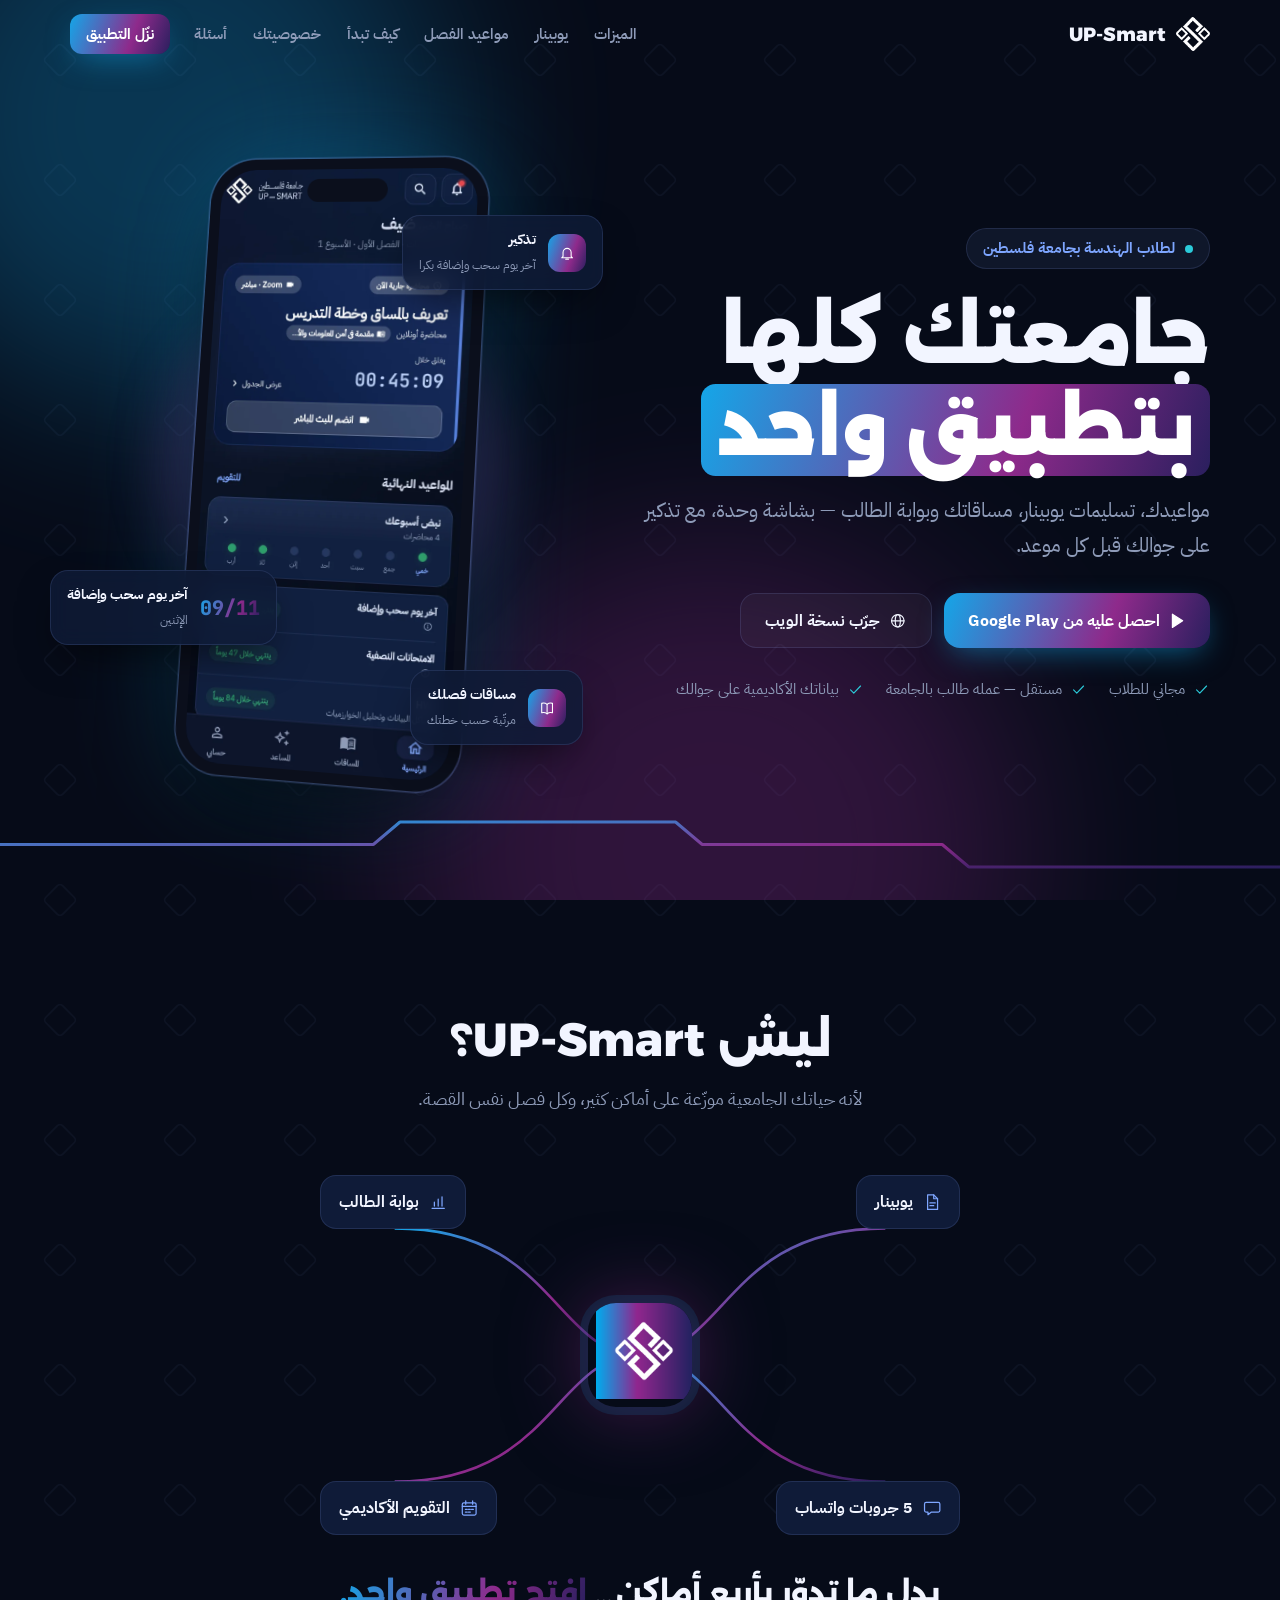
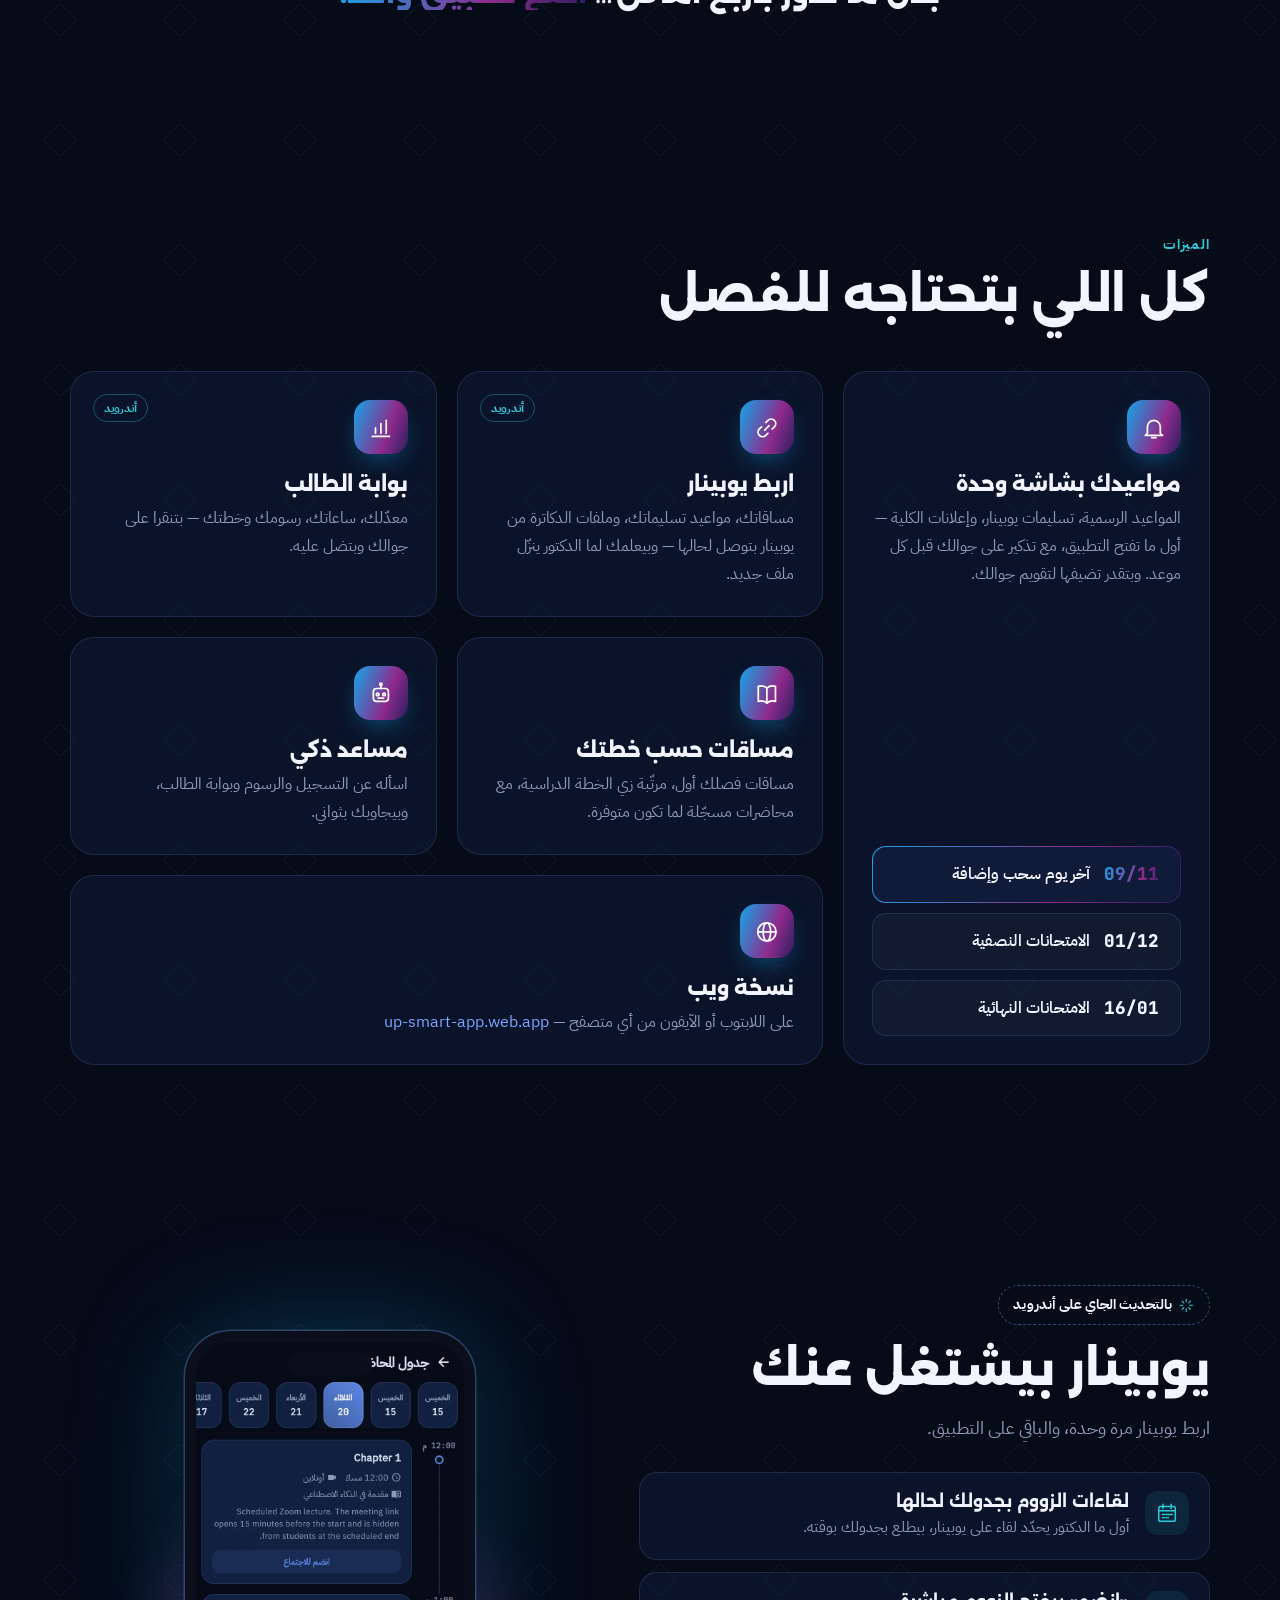
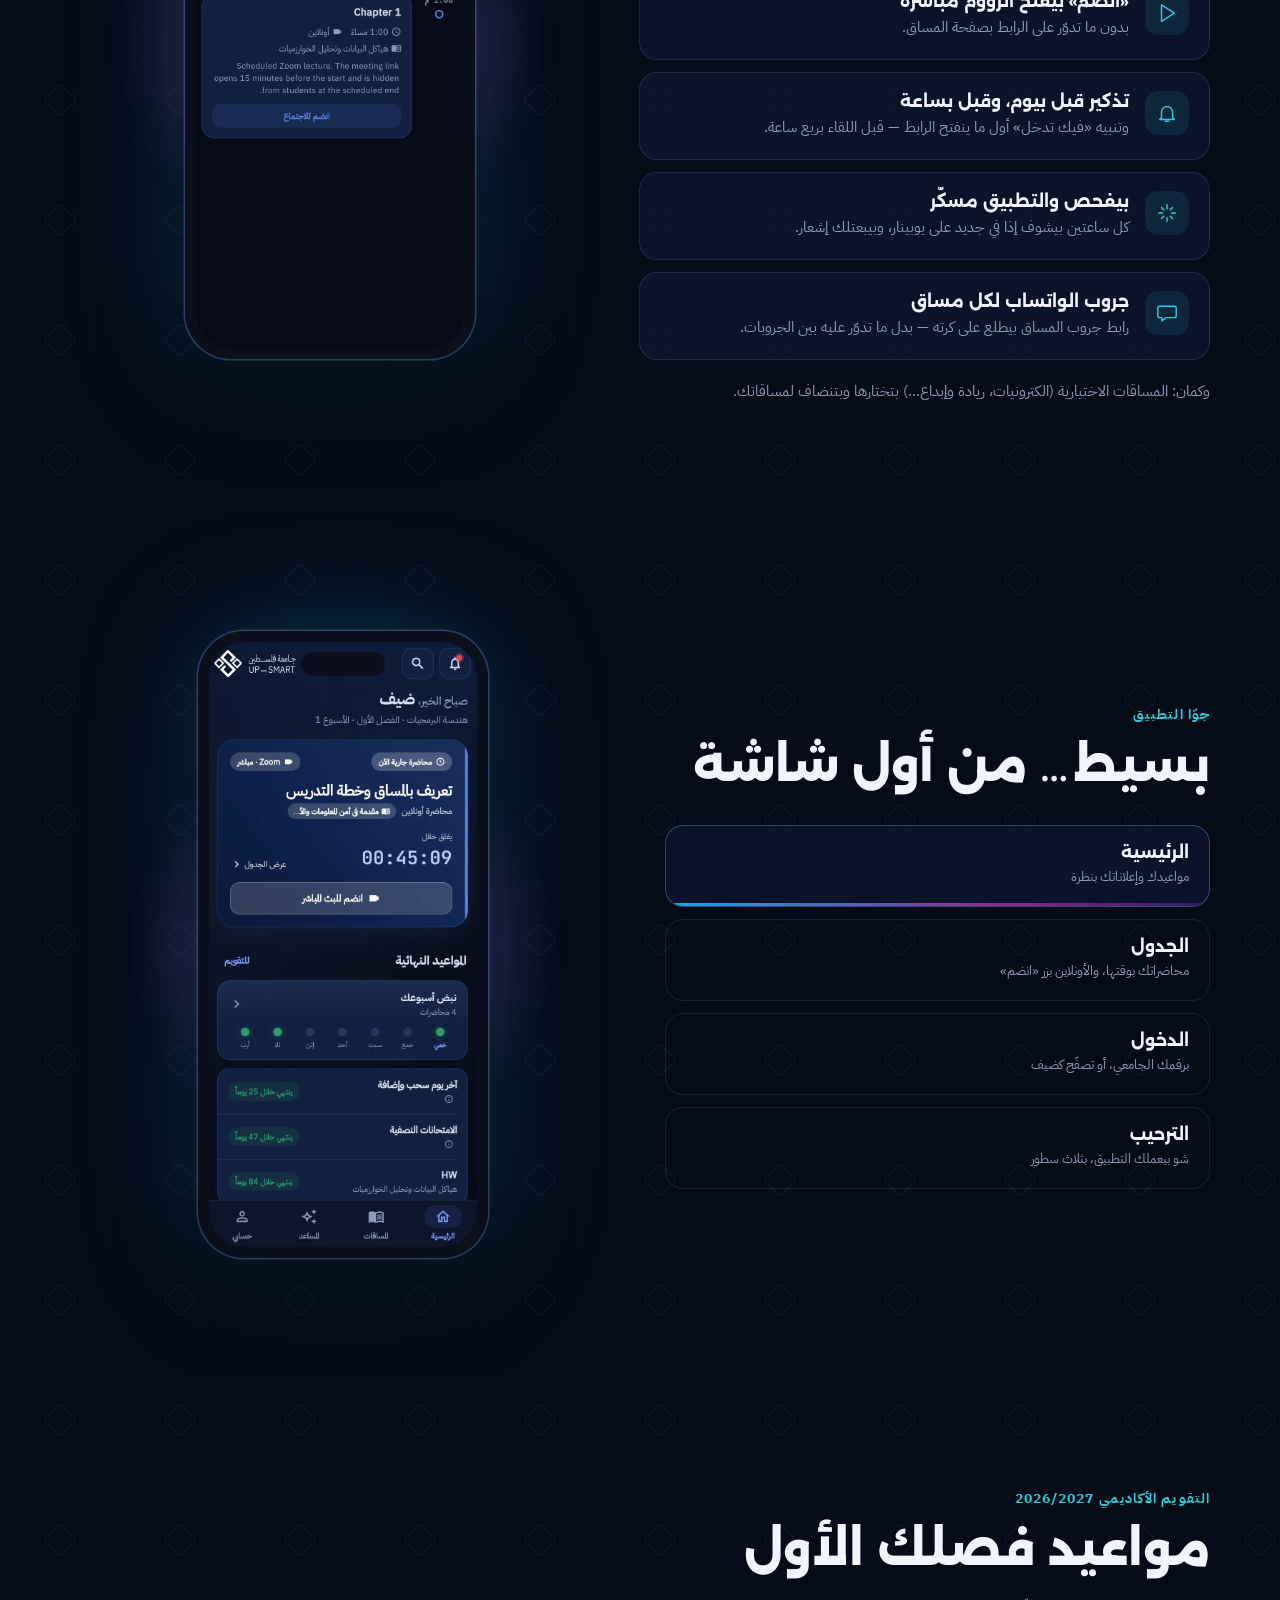
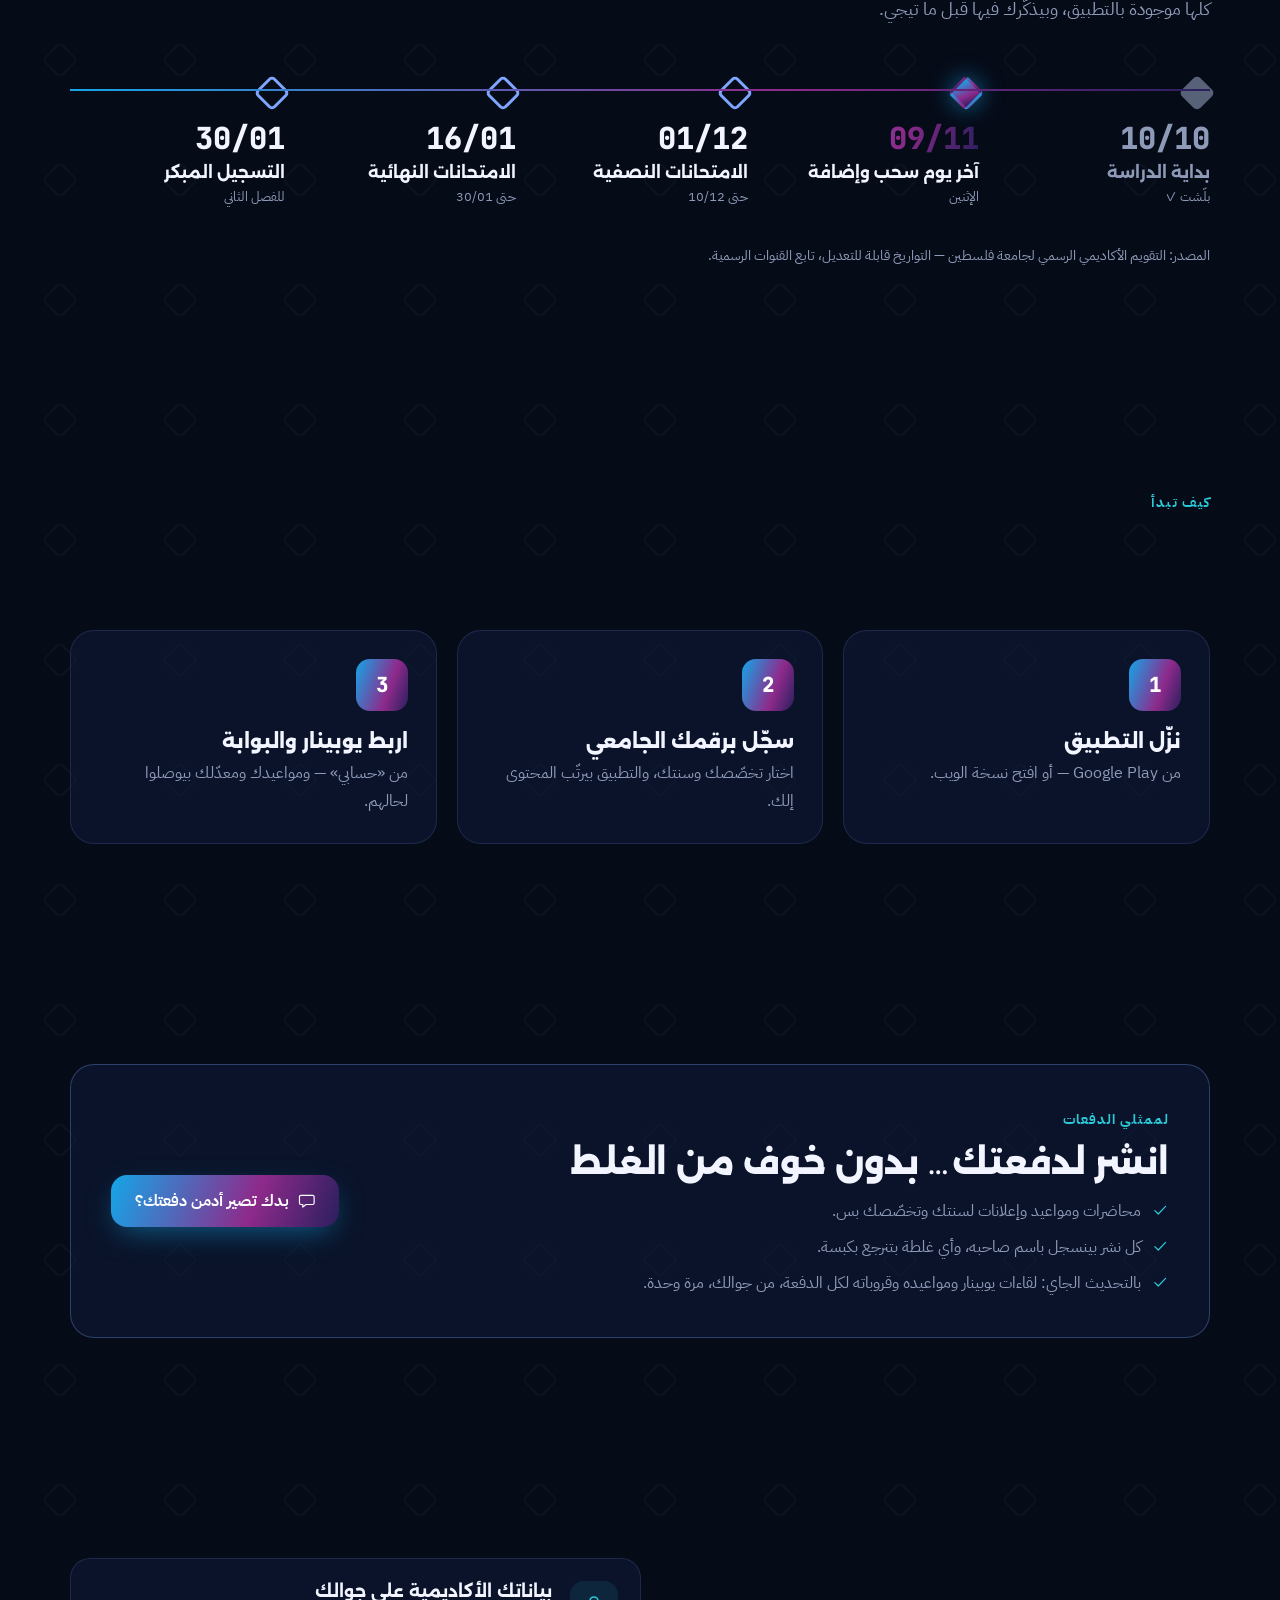
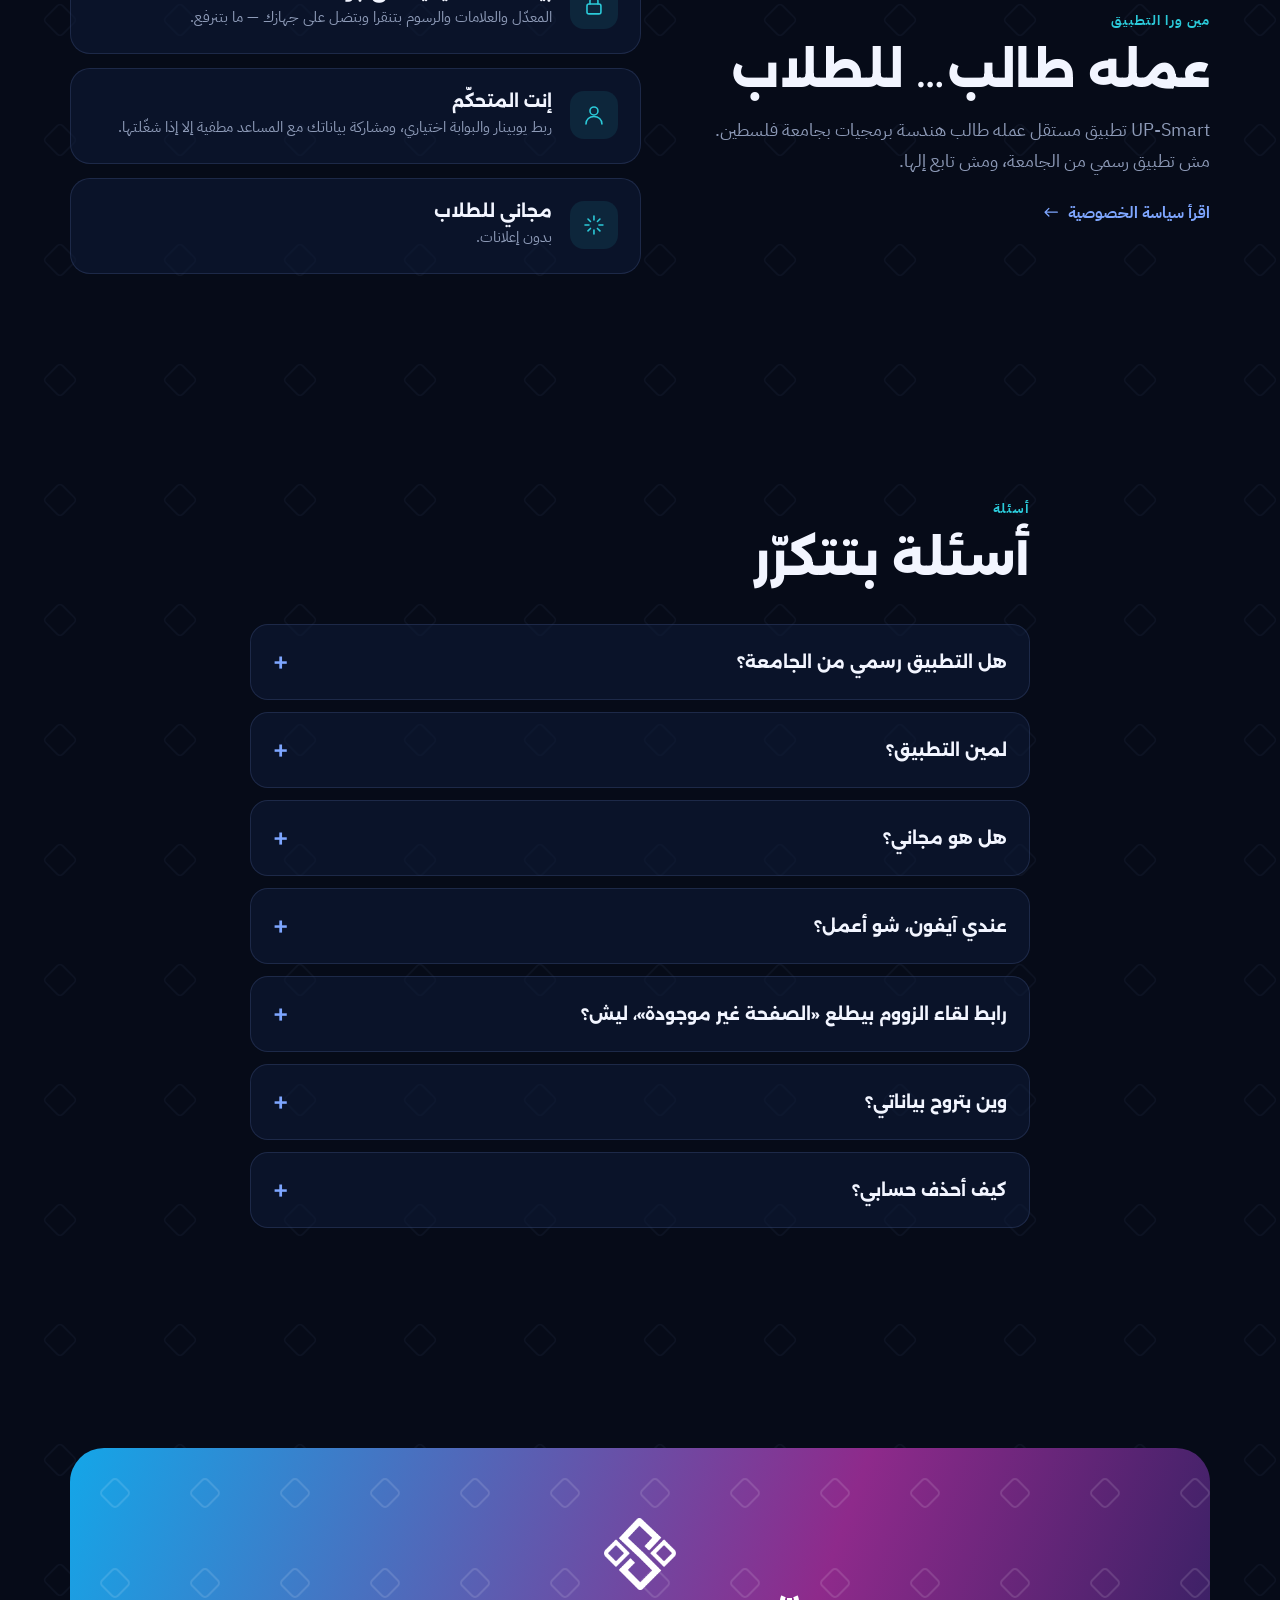
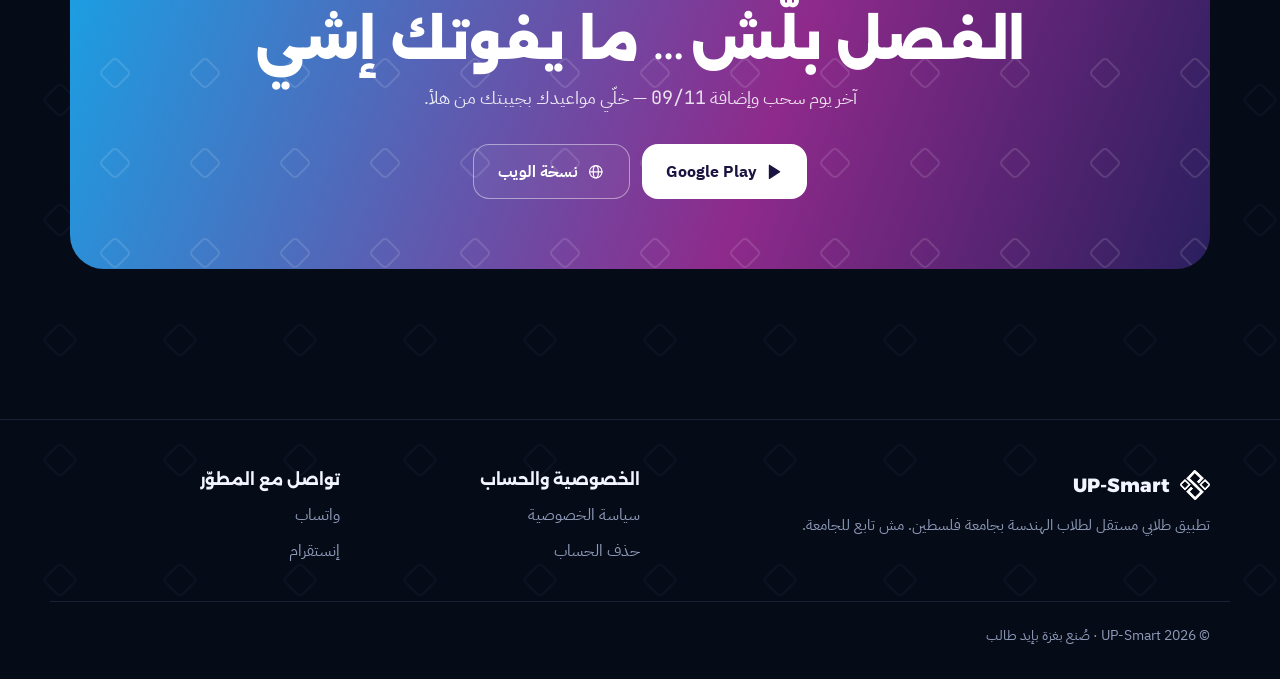
<file: index.html>
<!DOCTYPE html>
<html lang="ar" dir="rtl">
<head>
    <meta charset="UTF-8">
    <meta name="viewport" content="width=device-width, initial-scale=1.0">
    <!-- Kept under ~160 chars so Google shows it whole. Every claim here must be
         true on the Google Play build — see .claude/skills/up-smart-social/references/voice-and-claims.md -->
    <meta name="description" content="UP-Smart تطبيق طلابي مستقل لطلاب الهندسة بجامعة فلسطين: مواعيدك وتسليمات يوبينار ومساقاتك وبوابة الطالب بمكان واحد، مع تذكير قبل كل موعد. مجاني.">
    <meta name="keywords" content="UP-Smart, جامعة فلسطين, تطبيق جامعة فلسطين, يوبينار, بوابة الطالب, هندسة البرمجيات, الذكاء الاصطناعي, التقويم الأكاديمي, مواعيد, معدل تراكمي">
    <meta name="author" content="محمد النويري">
    <title>UP-Smart — جامعتك كلها بتطبيق واحد | لطلاب جامعة فلسطين</title>
    <link rel="canonical" href="https://mohammedalnwerie.github.io/up-smart-website/">
    <link rel="icon" type="image/png" href="assets/images/app_icon.png">

    <meta property="og:type" content="website">
    <meta property="og:site_name" content="UP-Smart">
    <meta property="og:locale" content="ar_AR">
    <meta property="og:url" content="https://mohammedalnwerie.github.io/up-smart-website/">
    <meta property="og:title" content="UP-Smart — جامعتك كلها بتطبيق واحد">
    <meta property="og:description" content="مواعيدك وتسليمات يوبينار ومساقاتك وبوابة الطالب بمكان واحد، مع تذكير قبل كل موعد. لطلاب الهندسة بجامعة فلسطين.">
    <meta property="og:image" content="https://mohammedalnwerie.github.io/up-smart-website/assets/images/og-cover.png">
    <meta property="og:image:width" content="1200">
    <meta property="og:image:height" content="630">
    <meta property="og:image:alt" content="UP-Smart — تطبيق طلاب جامعة فلسطين">
    <meta name="twitter:card" content="summary_large_image">
    <meta name="twitter:title" content="UP-Smart — جامعتك كلها بتطبيق واحد">
    <meta name="twitter:description" content="مواعيدك ومساقاتك ويوبينار وبوابة الطالب بمكان واحد. مجاني لطلاب جامعة فلسطين.">
    <meta name="twitter:image" content="https://mohammedalnwerie.github.io/up-smart-website/assets/images/og-cover.png">
    <meta name="theme-color" content="#060B18">
    <!-- No aggregateRating on purpose: no real ratings to cite. -->
    <script type="application/ld+json">
    {
      "@context": "https://schema.org",
      "@type": "SoftwareApplication",
      "name": "UP-Smart",
      "alternateName": "تطبيق UP-Smart",
      "applicationCategory": "EducationalApplication",
      "operatingSystem": "Android, Web",
      "inLanguage": "ar",
      "isAccessibleForFree": true,
      "description": "تطبيق طلابي مستقل لطلاب كلية الهندسة بجامعة فلسطين: المواعيد وتسليمات يوبينار والمساقات وبوابة الطالب بمكان واحد، مع تذكير قبل كل موعد.",
      "url": "https://mohammedalnwerie.github.io/up-smart-website/",
      "installUrl": "https://play.google.com/store/apps/details?id=ps.edu.up.smart",
      "image": "https://mohammedalnwerie.github.io/up-smart-website/assets/images/og-cover.png",
      "screenshot": "https://mohammedalnwerie.github.io/up-smart-website/assets/images/screens/home.webp",
      "offers": { "@type": "Offer", "price": "0", "priceCurrency": "ILS" },
      "author": { "@type": "Person", "name": "محمد النويري" },
      "audience": { "@type": "EducationalAudience", "educationalRole": "student" }
    }
    </script>

    <link rel="preconnect" href="https://fonts.googleapis.com">
    <link rel="preconnect" href="https://fonts.gstatic.com" crossorigin>
    <link href="https://fonts.googleapis.com/css2?family=Alexandria:wght@500;700;800;900&family=IBM+Plex+Sans+Arabic:wght@400;500;600;700&family=JetBrains+Mono:wght@500;700;800&display=swap" rel="stylesheet">
    <link rel="stylesheet" href="site.css">
</head>
<body>
<!-- SVG icon sprite (48-grid, stroke = currentColor) — same set as the app's social kit -->
<svg width="0" height="0" style="position:absolute" aria-hidden="true">
  <defs>
    <linearGradient id="g" x1="0" y1="0" x2="1" y2="1"><stop offset="0" stop-color="#14A6E8"/><stop offset=".6" stop-color="#8E2A8B"/><stop offset="1" stop-color="#2A1F5E"/></linearGradient>
  </defs>
  <symbol id="i-bell" viewBox="0 0 48 48"><path d="M12 34V22a12 12 0 0124 0v12l4 4H8z"/><path d="M20 42h8"/></symbol>
  <symbol id="i-book" viewBox="0 0 48 48"><path d="M8 10c6-2 11-1 16 3 5-4 10-5 16-3v28c-6-2-11-1-16 3-5-4-10-5-16-3z"/><path d="M24 13v28"/></symbol>
  <symbol id="i-chart" viewBox="0 0 48 48"><path d="M8 40h32M14 34V24M24 34V16M34 34V10"/></symbol>
  <symbol id="i-robot" viewBox="0 0 48 48"><rect x="10" y="14" width="28" height="24" rx="6"/><path d="M24 14V8M19 32h10"/><circle cx="24" cy="6" r="2"/><circle cx="18" cy="25" r="2.5"/><circle cx="30" cy="25" r="2.5"/></symbol>
  <symbol id="i-link" viewBox="0 0 48 48"><path d="M20 28l8-8"/><path d="M22 14l4-4a8 8 0 0112 12l-4 4M26 34l-4 4a8 8 0 01-12-12l4-4"/></symbol>
  <symbol id="i-globe" viewBox="0 0 48 48"><circle cx="24" cy="24" r="17"/><ellipse cx="24" cy="24" rx="7" ry="17"/><path d="M7 24h34"/></symbol>
  <symbol id="i-file" viewBox="0 0 48 48"><path d="M12 5h16l10 10v28H12z"/><path d="M28 5v10h10M18 26h14M18 33h10"/></symbol>
  <symbol id="i-grade" viewBox="0 0 48 48"><path d="M24 6l5 11 12 1-9 8 3 12-11-6-11 6 3-12-9-8 12-1z"/></symbol>
  <symbol id="i-cal" viewBox="0 0 48 48"><rect x="6" y="10" width="36" height="32" rx="4"/><path d="M6 19h36M15 5v9M33 5v9"/><path d="M14 27h5M22 27h5M30 27h5M14 34h5M22 34h5"/></symbol>
  <symbol id="i-lock" viewBox="0 0 48 48"><rect x="10" y="22" width="28" height="20" rx="4"/><path d="M16 22v-6a8 8 0 0116 0v6"/></symbol>
  <symbol id="i-user" viewBox="0 0 48 48"><circle cx="24" cy="16" r="8"/><path d="M8 42c0-9 7-15 16-15s16 6 16 15"/></symbol>
  <symbol id="i-spark" viewBox="0 0 48 48"><path d="M24 6v8M24 34v8M6 24h8M34 24h8M12 12l5 5M31 31l5 5M36 12l-5 5M17 31l-5 5"/></symbol>
  <symbol id="i-download" viewBox="0 0 48 48"><path d="M24 6v24M14 21l10 10 10-10M8 40h32"/></symbol>
  <symbol id="i-check" viewBox="0 0 48 48"><path d="M10 25l9 9 19-20"/></symbol>
  <symbol id="i-chat" viewBox="0 0 48 48"><path d="M8 9h32a4 4 0 014 4v17a4 4 0 01-4 4H22l-9 7v-7H8a4 4 0 01-4-4V13a4 4 0 014-4z"/></symbol>
  <symbol id="i-menu" viewBox="0 0 48 48"><path d="M8 14h32M8 24h32M8 34h32"/></symbol>
  <symbol id="i-arrow" viewBox="0 0 48 48"><path d="M40 24H8M18 14L8 24l10 10"/></symbol>
  <symbol id="i-play" viewBox="0 0 48 48"><path d="M12 6l28 18-28 18z"/></symbol>
</svg>

<header class="nav" id="nav">
  <div class="wrap nav-in">
    <a href="#top" class="brand" aria-label="UP-Smart">
      <img src="assets/images/logo_white.png" alt="" width="34" height="34">
      <span>UP-Smart</span>
    </a>
    <nav class="links" id="links">
      <a href="#features">الميزات</a>
      <a href="#upinar">يوبينار</a>
      <a href="#calendar">مواعيد الفصل</a>
      <a href="#start">كيف تبدأ</a>
      <a href="#trust">خصوصيتك</a>
      <a href="#faq">أسئلة</a>
    </nav>
    <a class="btn btn-sm btn-grad nav-cta" href="https://play.google.com/store/apps/details?id=ps.edu.up.smart&amp;referrer=utm_source%3Dwebsite%26utm_medium%3Dnav" target="_blank" rel="noopener">نزّل التطبيق</a>
    <button class="menu-btn" id="menuBtn" aria-label="القائمة" aria-expanded="false"><svg class="ic"><use href="#i-menu"/></svg></button>
  </div>
</header>

<main id="top">
  <!-- ───────── HERO ───────── -->
  <section class="hero">
    <div class="aurora a1"></div><div class="aurora a2"></div>
    <div class="wrap hero-in">
      <div class="hero-copy">
        <span class="pill reveal"><i class="dot"></i> لطلاب الهندسة بجامعة فلسطين</span>
        <h1 class="reveal" data-d="1">جامعتك كلها<br><span class="mk">بتطبيق واحد</span></h1>
        <p class="lead reveal" data-d="2">مواعيدك، تسليمات يوبينار، مساقاتك وبوابة الطالب — بشاشة وحدة، مع تذكير على جوالك قبل كل موعد.</p>
        <div class="ctas reveal" data-d="3">
          <a class="btn btn-grad" href="https://play.google.com/store/apps/details?id=ps.edu.up.smart&amp;referrer=utm_source%3Dwebsite%26utm_medium%3Dhero" target="_blank" rel="noopener">
            <svg class="ic"><use href="#i-play"/></svg> احصل عليه من Google Play
          </a>
          <a class="btn btn-ghost" href="https://up-smart-app.web.app" target="_blank" rel="noopener">
            <svg class="ic"><use href="#i-globe"/></svg> جرّب نسخة الويب
          </a>
        </div>
        <ul class="chips reveal" data-d="4">
          <li><svg class="ic"><use href="#i-check"/></svg> مجاني للطلاب</li>
          <li><svg class="ic"><use href="#i-check"/></svg> مستقل — عمله طالب بالجامعة</li>
          <li><svg class="ic"><use href="#i-check"/></svg> بياناتك الأكاديمية على جوالك</li>
        </ul>
      </div>

      <div class="hero-visual" id="heroVisual">
        <div class="glow"></div>
        <div class="phone tilt" id="heroPhone">
          <div class="screen"><img src="assets/images/screens/home.webp" alt="الشاشة الرئيسية لتطبيق UP-Smart" width="390" height="844"></div>
          <i class="notch"></i>
        </div>
        <div class="float f1" data-depth="30">
          <span class="f-ic"><svg class="ic"><use href="#i-bell"/></svg></span>
          <div><b>تذكير</b><small>آخر يوم سحب وإضافة بكرا</small></div>
        </div>
        <div class="float f2" data-depth="-24">
          <span class="f-date">09/11</span>
          <div><b>آخر يوم سحب وإضافة</b><small>الإثنين</small></div>
        </div>
        <div class="float f3" data-depth="18">
          <span class="f-ic"><svg class="ic"><use href="#i-book"/></svg></span>
          <div><b>مساقات فصلك</b><small>مرتّبة حسب خطتك</small></div>
        </div>
      </div>
    </div>
    <svg class="signal" viewBox="0 0 1440 120" preserveAspectRatio="none" aria-hidden="true">
      <path id="sigPath" d="M-10 70 H420 L450 40 H760 L790 70 H1060 L1090 100 H1460" fill="none" stroke="url(#g)" stroke-width="4" stroke-linejoin="round"/>
    </svg>
  </section>

  <!-- ───────── PROBLEM → ONE PLACE ───────── -->
  <section class="sec problem" id="problem">
    <div class="wrap">
      <h2 class="h2 reveal">ليش UP-Smart؟</h2>
      <p class="sub reveal" data-d="1">لأنه حياتك الجامعية موزّعة على أماكن كثير، وكل فصل نفس القصة.</p>
      <div class="converge" id="converge">
        <div class="src s1"><svg class="ic"><use href="#i-file"/></svg>يوبينار</div>
        <div class="src s2"><svg class="ic"><use href="#i-chart"/></svg>بوابة الطالب</div>
        <div class="src s3"><svg class="ic"><use href="#i-chat"/></svg>5 جروبات واتساب</div>
        <div class="src s4"><svg class="ic"><use href="#i-cal"/></svg>التقويم الأكاديمي</div>
        <svg class="lines" viewBox="0 0 600 360" preserveAspectRatio="none" aria-hidden="true">
          <path d="M70 60 C 220 60, 220 180, 300 180"/><path d="M530 60 C 380 60, 380 180, 300 180"/>
          <path d="M70 300 C 220 300, 220 180, 300 180"/><path d="M530 300 C 380 300, 380 180, 300 180"/>
        </svg>
        <div class="hub"><img src="assets/images/app_icon.png" alt="UP-Smart" width="96" height="96"></div>
      </div>
      <p class="punch reveal">بدل ما تدوّر بأربع أماكن… <span class="grad-text">افتح تطبيق واحد.</span></p>
    </div>
  </section>

  <!-- ───────── FEATURES ───────── -->
  <section class="sec" id="features">
    <div class="wrap">
      <span class="eyebrow reveal">الميزات</span>
      <h2 class="h2 reveal" data-d="1">كل اللي بتحتاجه للفصل</h2>
      <div class="grid feats">
        <article class="card feat big reveal">
          <span class="f-icon"><svg class="ic"><use href="#i-bell"/></svg></span>
          <h3>مواعيدك بشاشة وحدة</h3>
          <p>المواعيد الرسمية، تسليمات يوبينار، وإعلانات الكلية — أول ما تفتح التطبيق، مع تذكير على جوالك قبل كل موعد. وبتقدر تضيفها لتقويم جوالك.</p>
          <div class="mini-list">
            <div class="hot"><span class="mono">09/11</span> آخر يوم سحب وإضافة</div>
            <div><span class="mono">01/12</span> الامتحانات النصفية</div>
            <div><span class="mono">16/01</span> الامتحانات النهائية</div>
          </div>
        </article>
        <article class="card feat reveal" data-d="1">
          <span class="f-icon"><svg class="ic"><use href="#i-link"/></svg></span>
          <h3>اربط يوبينار</h3>
          <p>مساقاتك، مواعيد تسليماتك، وملفات الدكاترة من يوبينار بتوصل لحالها — وبيعلمك لما الدكتور ينزّل ملف جديد.</p>
          <span class="tag">أندرويد</span>
        </article>
        <article class="card feat reveal" data-d="2">
          <span class="f-icon"><svg class="ic"><use href="#i-chart"/></svg></span>
          <h3>بوابة الطالب</h3>
          <p>معدّلك، ساعاتك، رسومك وخطتك — بتنقرا على جوالك وبتضل عليه.</p>
          <span class="tag">أندرويد</span>
        </article>
        <article class="card feat reveal" data-d="1">
          <span class="f-icon"><svg class="ic"><use href="#i-book"/></svg></span>
          <h3>مساقات حسب خطتك</h3>
          <p>مساقات فصلك أول، مرتّبة زي الخطة الدراسية، مع محاضرات مسجّلة لما تكون متوفرة.</p>
        </article>
        <article class="card feat reveal" data-d="2">
          <span class="f-icon"><svg class="ic"><use href="#i-robot"/></svg></span>
          <h3>مساعد ذكي</h3>
          <p>اسأله عن التسجيل والرسوم وبوابة الطالب، وبيجاوبك بثواني.</p>
        </article>
        <article class="card feat wide reveal" data-d="3">
          <span class="f-icon"><svg class="ic"><use href="#i-globe"/></svg></span>
          <h3>نسخة ويب</h3>
          <p>على اللابتوب أو الآيفون من أي متصفح — <a class="url" dir="ltr" href="https://up-smart-app.web.app" target="_blank" rel="noopener">up-smart-app.web.app</a></p>
        </article>
      </div>
    </div>
  </section>

  <!-- ───────── UPINAR AUTOMATION (Android, next Play update) ─────────
       Everything here ships in the next Play release, NOT the one live now.
       When it's live: drop the «بالتحديث الجاي» badge and move the items up. -->
  <section class="sec upinar" id="upinar">
    <div class="wrap up-in">
      <div class="up-copy">
        <span class="soon-badge reveal"><svg class="ic"><use href="#i-spark"/></svg> بالتحديث الجاي على أندرويد</span>
        <h2 class="h2 reveal" data-d="1">يوبينار بيشتغل عنك</h2>
        <p class="sub reveal" data-d="2">اربط يوبينار مرة وحدة، والباقي على التطبيق.</p>
        <ul class="up-list">
          <li class="reveal"><span><svg class="ic"><use href="#i-cal"/></svg></span><div><b>لقاءات الزووم بجدولك لحالها</b><small>أول ما الدكتور يحدّد لقاء على يوبينار، بيطلع بجدولك بوقته.</small></div></li>
          <li class="reveal" data-d="1"><span><svg class="ic"><use href="#i-play"/></svg></span><div><b>«انضم» بيفتح الزووم مباشرة</b><small>بدون ما تدوّر على الرابط بصفحة المساق.</small></div></li>
          <li class="reveal" data-d="2"><span><svg class="ic"><use href="#i-bell"/></svg></span><div><b>تذكير قبل بيوم، وقبل بساعة</b><small>وتنبيه «فيك تدخل» أول ما ينفتح الرابط — قبل اللقاء بربع ساعة.</small></div></li>
          <li class="reveal" data-d="3"><span><svg class="ic"><use href="#i-spark"/></svg></span><div><b>بيفحص والتطبيق مسكّر</b><small>كل ساعتين بيشوف إذا في جديد على يوبينار، وبيبعتلك إشعار.</small></div></li>
          <li class="reveal" data-d="4"><span><svg class="ic"><use href="#i-chat"/></svg></span><div><b>جروب الواتساب لكل مساق</b><small>رابط جروب المساق بيطلع على كرته — بدل ما تدوّر عليه بين الجروبات.</small></div></li>
        </ul>
        <p class="fine reveal">وكمان: المساقات الاختيارية (الكترونيات، ريادة وإبداع…) بتختارها وبتنضاف لمساقاتك.</p>
      </div>
      <div class="show-visual reveal" data-d="1">
        <div class="glow"></div>
        <div class="phone">
          <div class="screen"><img src="assets/images/screens/schedule.webp" alt="جدول المحاضرات: لقاءات زووم مع زر «انضم للاجتماع»" loading="lazy" width="390" height="844"></div>
          <i class="notch"></i>
        </div>
      </div>
    </div>
  </section>

  <!-- ───────── SHOWCASE ───────── -->
  <section class="sec showcase">
    <div class="wrap show-in">
      <div class="show-copy">
        <span class="eyebrow reveal">جوّا التطبيق</span>
        <h2 class="h2 reveal" data-d="1">بسيط… من أول شاشة</h2>
        <div class="tabs" role="tablist" id="shotTabs">
          <button role="tab" class="on" data-i="0"><b>الرئيسية</b><small>مواعيدك وإعلاناتك بنظرة</small></button>
          <button role="tab" data-i="1"><b>الجدول</b><small>محاضراتك بوقتها، والأونلاين بزر «انضم»</small></button>
          <button role="tab" data-i="2"><b>الدخول</b><small>برقمك الجامعي، أو تصفّح كضيف</small></button>
          <button role="tab" data-i="3"><b>الترحيب</b><small>شو بيعملك التطبيق، بثلاث سطور</small></button>
        </div>
      </div>
      <div class="show-visual reveal" data-d="1">
        <div class="glow"></div>
        <div class="phone" id="shotPhone">
          <div class="screen stack">
            <img class="on" src="assets/images/screens/home.webp" alt="الشاشة الرئيسية" loading="lazy" width="390" height="844">
            <img src="assets/images/screens/schedule.webp" alt="جدول المحاضرات" loading="lazy" width="390" height="844">
            <img src="assets/images/screens/login.webp" alt="شاشة الدخول" loading="lazy" width="390" height="844">
            <img src="assets/images/screens/welcome.webp" alt="شاشة الترحيب" loading="lazy" width="390" height="844">
          </div>
          <i class="notch"></i>
        </div>
      </div>
    </div>
  </section>

  <!-- ───────── CALENDAR ───────── -->
  <section class="sec" id="calendar">
    <div class="wrap">
      <span class="eyebrow reveal">التقويم الأكاديمي 2026/2027</span>
      <h2 class="h2 reveal" data-d="1">مواعيد فصلك الأول</h2>
      <p class="sub reveal" data-d="2">كلها موجودة بالتطبيق، وبيذكّرك فيها قبل ما تيجي.</p>
      <ol class="timeline" id="timeline">
        <li class="done"><span class="t-date">10/10</span><b>بداية الدراسة</b><small>بلّشت ✓</small></li>
        <li class="hot"><span class="t-date">09/11</span><b>آخر يوم سحب وإضافة</b><small>الإثنين</small></li>
        <li><span class="t-date">01/12</span><b>الامتحانات النصفية</b><small>حتى 10/12</small></li>
        <li><span class="t-date">16/01</span><b>الامتحانات النهائية</b><small>حتى 30/01</small></li>
        <li><span class="t-date">30/01</span><b>التسجيل المبكر</b><small>للفصل الثاني</small></li>
      </ol>
      <p class="fine reveal">المصدر: التقويم الأكاديمي الرسمي لجامعة فلسطين — التواريخ قابلة للتعديل، تابع القنوات الرسمية.</p>
    </div>
  </section>

  <!-- ───────── HOW TO START ───────── -->
  <section class="sec" id="start">
    <div class="wrap">
      <span class="eyebrow reveal">كيف تبدأ</span>
      <h2 class="h2 reveal" data-d="1">3 خطوات، ودقيقتين</h2>
      <div class="grid steps">
        <div class="card step reveal"><span class="n">1</span><h3>نزّل التطبيق</h3><p>من Google Play — أو افتح نسخة الويب.</p></div>
        <div class="card step reveal" data-d="1"><span class="n">2</span><h3>سجّل برقمك الجامعي</h3><p>اختار تخصّصك وسنتك، والتطبيق بيرتّب المحتوى إلك.</p></div>
        <div class="card step reveal" data-d="2"><span class="n">3</span><h3>اربط يوبينار والبوابة</h3><p>من «حسابي» — ومواعيدك ومعدّلك بيوصلوا لحالهم.</p></div>
      </div>
    </div>
  </section>

  <!-- ───────── CLASS REPS ───────── -->
  <section class="sec" id="reps">
    <div class="wrap">
      <div class="card reps reveal">
        <div class="reps-copy">
          <span class="eyebrow">لممثلي الدفعات</span>
          <h2 class="h2">انشر لدفعتك… بدون خوف من الغلط</h2>
          <ul class="reps-list">
            <li><svg class="ic"><use href="#i-check"/></svg> محاضرات ومواعيد وإعلانات لسنتك وتخصّصك بس.</li>
            <li><svg class="ic"><use href="#i-check"/></svg> كل نشر بينسجل باسم صاحبه، وأي غلطة بتنرجع بكبسة.</li>
            <li><svg class="ic"><use href="#i-check"/></svg> بالتحديث الجاي: لقاءات يوبينار ومواعيده وقروباته لكل الدفعة، من جوالك، مرة وحدة.</li>
          </ul>
        </div>
        <a class="btn btn-grad" href="https://wa.me/972593246643?text=%D8%A8%D8%AF%D9%8A%20%D8%A3%D8%B5%D9%8A%D8%B1%20%D8%A3%D8%AF%D9%85%D9%86%20%D8%AF%D9%81%D8%B9%D8%AA%D9%8A%20%D8%B9%D9%84%D9%89%20UP-Smart" target="_blank" rel="noopener"><svg class="ic"><use href="#i-chat"/></svg> بدك تصير أدمن دفعتك؟</a>
      </div>
    </div>
  </section>

  <!-- ───────── TRUST ───────── -->
  <section class="sec trust" id="trust">
    <div class="wrap trust-in">
      <div class="trust-copy">
        <span class="eyebrow reveal">مين ورا التطبيق</span>
        <h2 class="h2 reveal" data-d="1">عمله طالب… للطلاب</h2>
        <p class="sub reveal" data-d="2">UP-Smart تطبيق مستقل عمله طالب هندسة برمجيات بجامعة فلسطين. مش تطبيق رسمي من الجامعة، ومش تابع إلها.</p>
        <a class="link-arrow reveal" data-d="3" href="privacy.html">اقرأ سياسة الخصوصية <svg class="ic"><use href="#i-arrow"/></svg></a>
      </div>
      <ul class="trust-list">
        <li class="reveal"><span><svg class="ic"><use href="#i-lock"/></svg></span><div><b>بياناتك الأكاديمية على جوالك</b><small>المعدّل والعلامات والرسوم بتنقرا وبتضل على جهازك — ما بتنرفع.</small></div></li>
        <li class="reveal" data-d="1"><span><svg class="ic"><use href="#i-user"/></svg></span><div><b>إنت المتحكّم</b><small>ربط يوبينار والبوابة اختياري، ومشاركة بياناتك مع المساعد مطفية إلا إذا شغّلتها.</small></div></li>
        <li class="reveal" data-d="2"><span><svg class="ic"><use href="#i-spark"/></svg></span><div><b>مجاني للطلاب</b><small>بدون إعلانات.</small></div></li>
      </ul>
    </div>
  </section>

  <!-- ───────── FAQ ───────── -->
  <section class="sec" id="faq">
    <div class="wrap narrow">
      <span class="eyebrow reveal">أسئلة</span>
      <h2 class="h2 reveal" data-d="1">أسئلة بتتكرّر</h2>
      <div class="faq">
        <details class="reveal"><summary>هل التطبيق رسمي من الجامعة؟</summary><p>لا. UP-Smart مستقل، عمله طالب هندسة برمجيات بالجامعة لطلابها.</p></details>
        <details class="reveal"><summary>لمين التطبيق؟</summary><p>لطلاب كلية الهندسة: هندسة البرمجيات والذكاء الاصطناعي.</p></details>
        <details class="reveal"><summary>هل هو مجاني؟</summary><p>آه، مجاني للطلاب وبدون إعلانات.</p></details>
        <details class="reveal"><summary>عندي آيفون، شو أعمل؟</summary><p>استعمل نسخة الويب <a class="url" dir="ltr" href="https://up-smart-app.web.app" target="_blank" rel="noopener">up-smart-app.web.app</a> من أي متصفح. ربط يوبينار وبوابة الطالب متوفر على أندرويد بس.</p></details>
        <details class="reveal"><summary>رابط لقاء الزووم بيطلع «الصفحة غير موجودة»، ليش؟</summary><p>يوبينار بيقفل رابط اللقاء لحد ربع ساعة قبل موعده، وقبلها الصفحة بتطلع خطأ من عندهم. ارجعله قبل اللقاء بربع ساعة وبيفتح عادي.</p></details>
        <details class="reveal"><summary>وين بتروح بياناتي؟</summary><p>المعدّل والعلامات والرسوم بتنقرا على جوالك وبتضل عليه. التفاصيل كاملة بـ<a href="privacy.html">سياسة الخصوصية</a>.</p></details>
        <details class="reveal"><summary>كيف أحذف حسابي؟</summary><p>من داخل التطبيق، أو من صفحة <a href="delete-account.html">حذف الحساب</a>.</p></details>
      </div>
    </div>
  </section>

  <!-- ───────── CTA ───────── -->
  <section class="sec cta-sec" id="download">
    <div class="wrap">
      <div class="cta-card reveal">
        <img src="assets/images/logo_white.png" alt="" width="72" height="72" class="cta-logo">
        <h2>الفصل بلّش… ما يفوتك إشي</h2>
        <p>آخر يوم سحب وإضافة <span class="mono">09/11</span> — خلّي مواعيدك بجيبتك من هلأ.</p>
        <div class="ctas center">
          <a class="btn btn-white" href="https://play.google.com/store/apps/details?id=ps.edu.up.smart&amp;referrer=utm_source%3Dwebsite%26utm_medium%3Dcta" target="_blank" rel="noopener"><svg class="ic"><use href="#i-play"/></svg> Google Play</a>
          <a class="btn btn-ghost light" href="https://up-smart-app.web.app" target="_blank" rel="noopener"><svg class="ic"><use href="#i-globe"/></svg> نسخة الويب</a>
        </div>
      </div>
    </div>
  </section>
</main>

<footer class="foot">
  <div class="wrap foot-in">
    <div class="foot-brand">
      <a href="#top" class="brand"><img src="assets/images/logo_white.png" alt="" width="30" height="30"><span>UP-Smart</span></a>
      <p>تطبيق طلابي مستقل لطلاب الهندسة بجامعة فلسطين. مش تابع للجامعة.</p>
    </div>
    <div class="foot-col">
      <b>الخصوصية والحساب</b>
      <a href="privacy.html">سياسة الخصوصية</a>
      <a href="delete-account.html">حذف الحساب</a>
    </div>
    <div class="foot-col">
      <b>تواصل مع المطوّر</b>
      <a href="https://wa.me/972593246643" target="_blank" rel="noopener">واتساب</a>
      <a href="https://instagram.com/mohammed.alnwerie" target="_blank" rel="noopener">إنستقرام</a>
    </div>
  </div>
  <div class="wrap foot-bottom">© <span id="yr">2026</span> UP-Smart · صُنع بغزة بإيد طالب</div>
</footer>

<script src="site.js" defer></script>
</body>
</html>
</file>
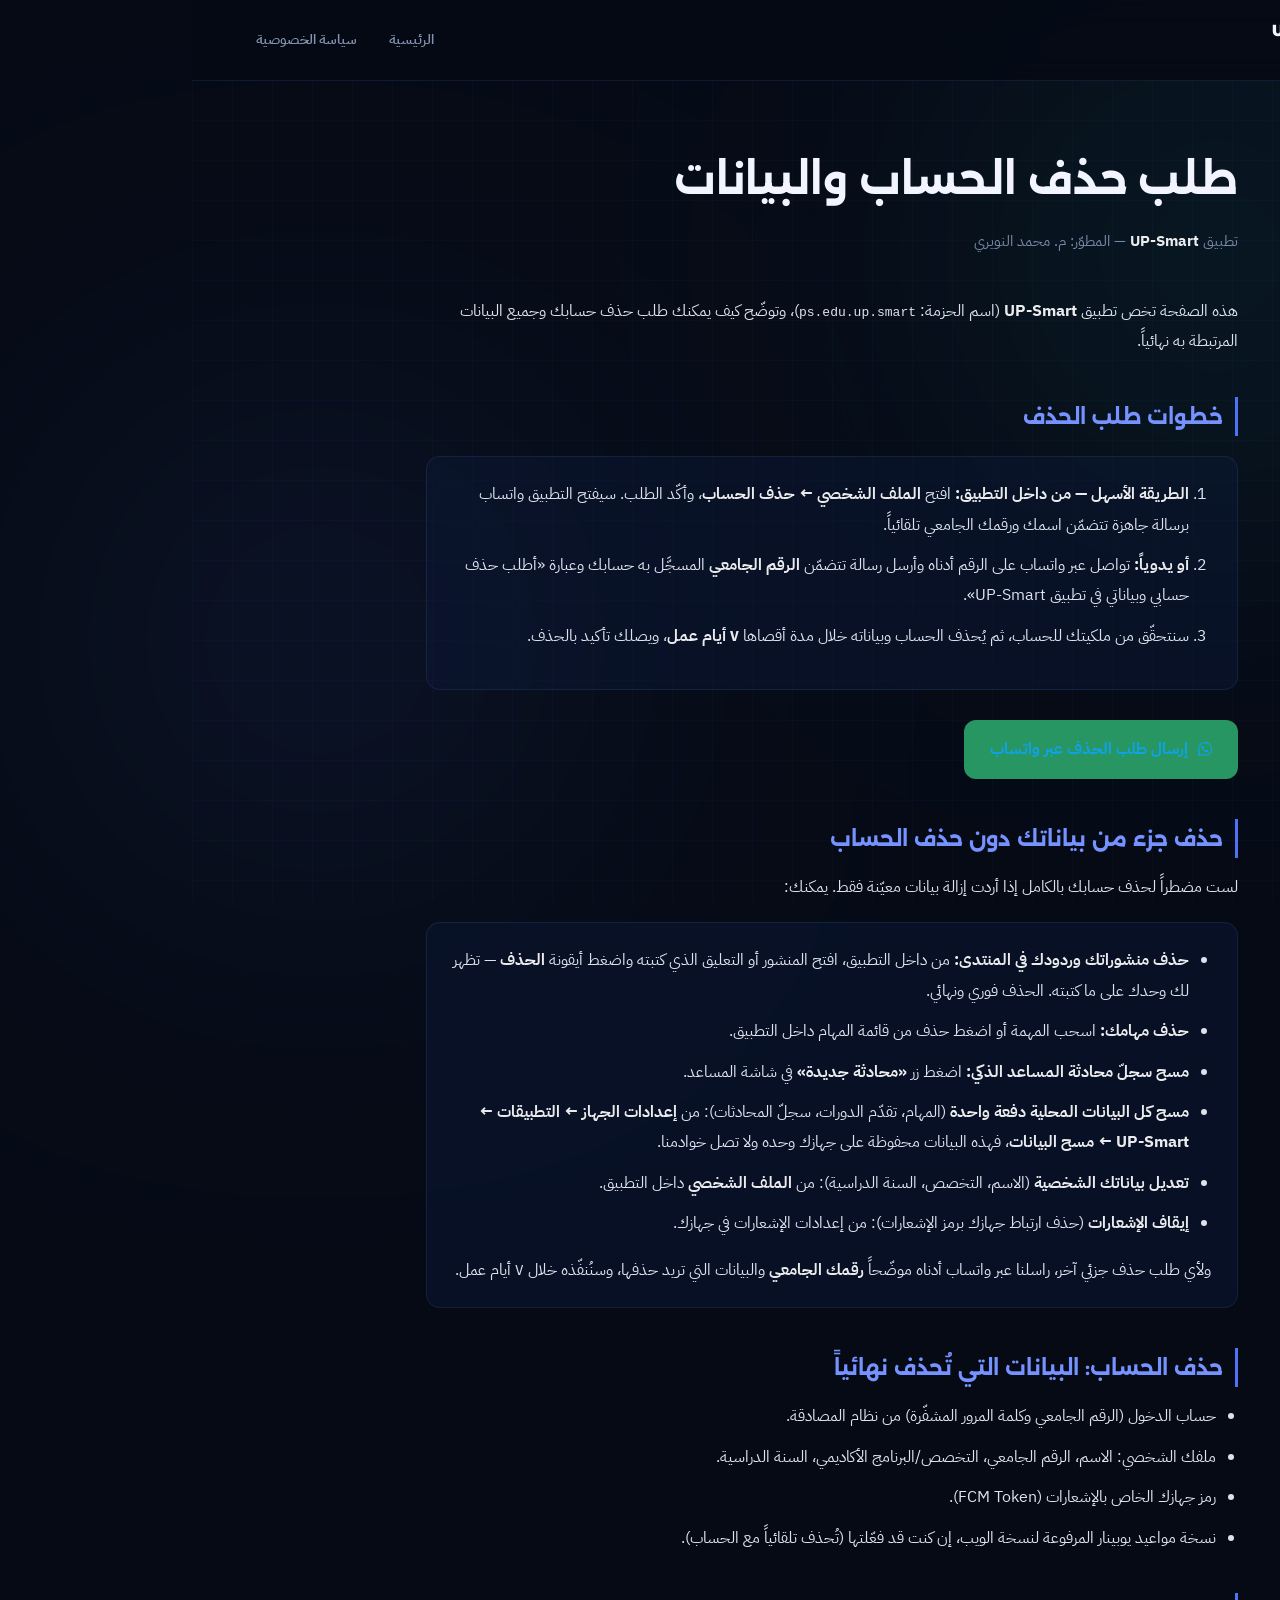
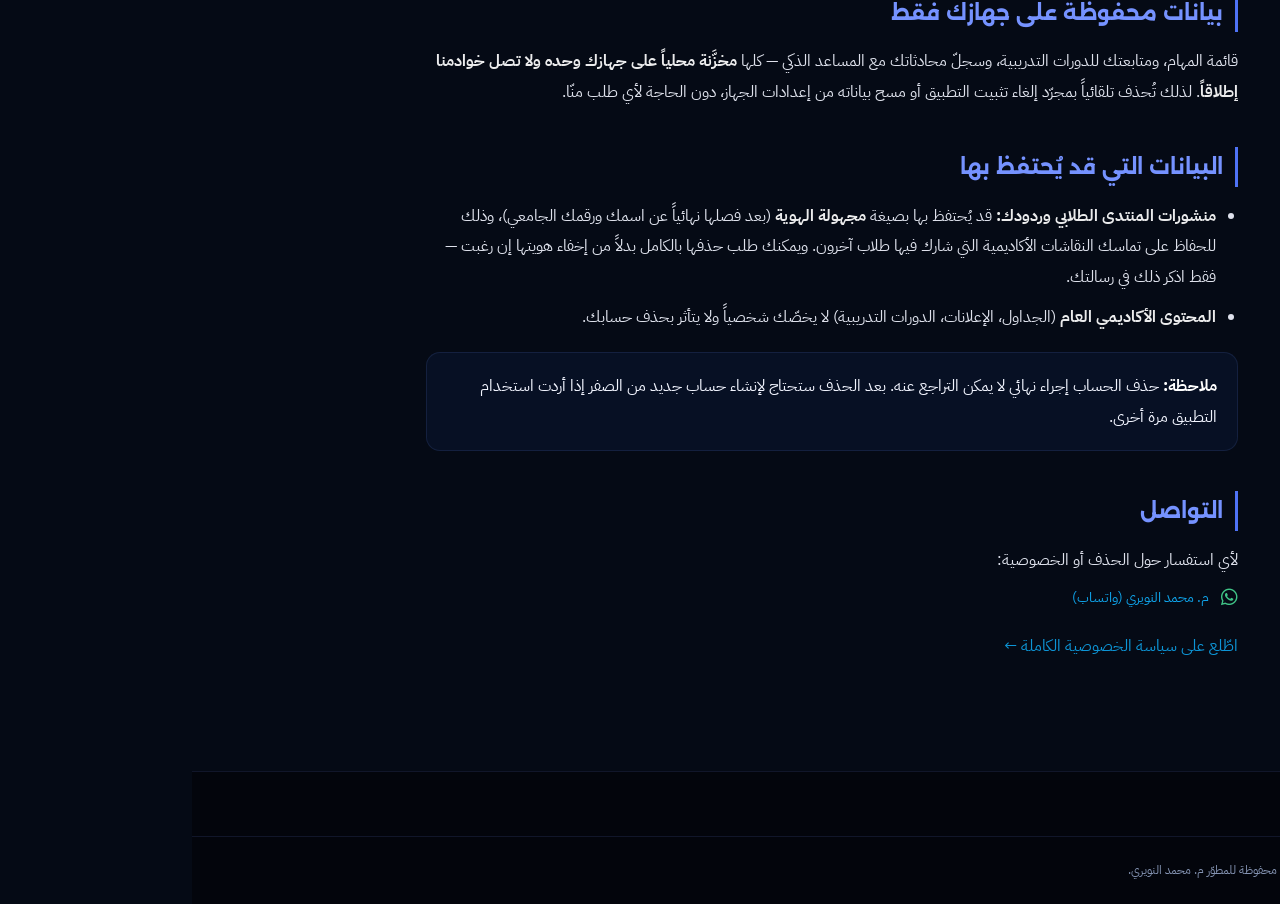
<file: delete-account.html>
<!DOCTYPE html>
<html lang="ar" dir="rtl">
<head>
    <meta charset="UTF-8">
    <meta name="viewport" content="width=device-width, initial-scale=1.0">
    <meta name="description" content="طلب حذف الحساب والبيانات المرتبطة به في تطبيق UP-Smart — جامعة فلسطين.">
    <meta name="author" content="محمد النويري">
    <title>حذف الحساب — تطبيق UP-Smart</title>

    <!-- Also linked from the Play listing (required data-deletion route). -->
    <link rel="canonical" href="https://mohammedalnwerie.github.io/up-smart-website/delete-account.html">
    <meta property="og:type" content="website">
    <meta property="og:site_name" content="UP-Smart">
    <meta property="og:locale" content="ar_AR">
    <meta property="og:url" content="https://mohammedalnwerie.github.io/up-smart-website/delete-account.html">
    <meta property="og:title" content="حذف الحساب — تطبيق UP-Smart">
    <meta property="og:description" content="اطلب حذف حسابك وبياناتك من تطبيق UP-Smart.">
    <meta property="og:image" content="https://mohammedalnwerie.github.io/up-smart-website/assets/images/og-cover.png">
    <meta name="twitter:card" content="summary_large_image">
    <meta name="theme-color" content="#050a15">

    <link rel="preconnect" href="https://fonts.googleapis.com">
    <link rel="preconnect" href="https://fonts.gstatic.com" crossorigin>
    <link href="https://fonts.googleapis.com/css2?family=Alexandria:wght@400;500;600;700;800;900&family=IBM+Plex+Sans+Arabic:wght@400;500;600;700&family=JetBrains+Mono:wght@400;600;700&display=swap" rel="stylesheet">
    <link rel="stylesheet" href="https://cdnjs.cloudflare.com/ajax/libs/font-awesome/6.4.0/css/all.min.css">
    <link rel="stylesheet" href="style.css">

    <style>
        .policy-wrap {
            max-width: 860px;
            margin: 0 auto;
            padding: 140px 24px 100px;
            color: var(--text-primary);
            font-family: var(--font-sans);
            line-height: 1.9;
        }
        .policy-wrap h1 {
            font-family: var(--font-display);
            font-size: clamp(1.8rem, 4vw, 2.6rem);
            margin-bottom: 8px;
        }
        .policy-wrap .updated {
            color: var(--text-muted);
            margin-bottom: 40px;
            font-size: 0.95rem;
        }
        .policy-wrap h2 {
            font-family: var(--font-display);
            font-size: 1.3rem;
            margin: 40px 0 14px;
            color: var(--primary-light);
            border-inline-start: 3px solid var(--primary);
            padding-inline-start: 12px;
        }
        .policy-wrap p, .policy-wrap li {
            color: var(--text-primary);
            opacity: 0.92;
            margin-bottom: 10px;
        }
        .policy-wrap ul, .policy-wrap ol {
            padding-inline-start: 22px;
            margin-bottom: 16px;
        }
        .policy-wrap .note-box {
            background: var(--card-glass);
            border: 1px solid var(--border-glass);
            border-radius: 14px;
            padding: 18px 20px;
            margin: 20px 0;
        }
        .policy-wrap strong { color: #fff; }
        .policy-wrap a { color: var(--accent-cyan); }
        .steps-box {
            background: var(--card-glass);
            border: 1px solid var(--border-glass);
            border-radius: 14px;
            padding: 22px 26px;
            margin: 20px 0;
        }
        .cta-wa {
            display: inline-flex;
            align-items: center;
            gap: 10px;
            background: #279663;
            color: #fff;
            padding: 14px 26px;
            border-radius: 12px;
            text-decoration: none;
            font-weight: 700;
            margin-top: 10px;
        }
    </style>
</head>
<body>
    <div class="grid-overlay"></div>
    <div class="aurora aurora-1"></div>
    <div class="aurora aurora-2"></div>

    <header class="header">
        <div class="container nav-container">
            <div class="logo-area">
                <div class="logo-box">
                    <img src="assets/images/app_icon.png" alt="شعار UP-Smart" class="logo-img">
                </div>
                <div class="logo-title">
                    <h2>UP-Smart</h2>
                    <p>جامعة فلسطين</p>
                </div>
            </div>
            <nav class="nav-links">
                <a href="index.html">الرئيسية</a>
                <a href="privacy.html">سياسة الخصوصية</a>
            </nav>
        </div>
    </header>

    <main class="policy-wrap">
        <h1>طلب حذف الحساب والبيانات</h1>
        <p class="updated">تطبيق <strong>UP-Smart</strong> — المطوّر: م. محمد النويري</p>

        <p>
            هذه الصفحة تخص تطبيق <strong>UP-Smart</strong> (اسم الحزمة: <code>ps.edu.up.smart</code>)،
            وتوضّح كيف يمكنك طلب حذف حسابك وجميع البيانات المرتبطة به نهائياً.
        </p>

        <h2>خطوات طلب الحذف</h2>
        <div class="steps-box">
            <ol>
                <li><strong>الطريقة الأسهل — من داخل التطبيق:</strong> افتح
                    <strong>الملف الشخصي ← حذف الحساب</strong>، وأكّد الطلب. سيفتح التطبيق واتساب
                    برسالة جاهزة تتضمّن اسمك ورقمك الجامعي تلقائياً.</li>
                <li><strong>أو يدوياً:</strong> تواصل عبر واتساب على الرقم أدناه وأرسل رسالة تتضمّن
                    <strong>الرقم الجامعي</strong> المسجَّل به حسابك وعبارة «أطلب حذف حسابي وبياناتي
                    في تطبيق UP-Smart».</li>
                <li>سنتحقّق من ملكيتك للحساب، ثم يُحذف الحساب وبياناته خلال مدة أقصاها
                    <strong>٧ أيام عمل</strong>، ويصلك تأكيد بالحذف.</li>
            </ol>
        </div>

        <a href="https://wa.me/972593246643" target="_blank" class="cta-wa">
            <i class="fa-brands fa-whatsapp"></i>
            <span>إرسال طلب الحذف عبر واتساب</span>
        </a>

        <h2 id="partial">حذف جزء من بياناتك دون حذف الحساب</h2>
        <p>
            لست مضطراً لحذف حسابك بالكامل إذا أردت إزالة بيانات معيّنة فقط. يمكنك:
        </p>
        <div class="steps-box">
            <ul>
                <li><strong>حذف منشوراتك وردودك في المنتدى:</strong> من داخل التطبيق، افتح المنشور أو
                    التعليق الذي كتبته واضغط أيقونة <strong>الحذف</strong> — تظهر لك وحدك على ما كتبته.
                    الحذف فوري ونهائي.</li>
                <li><strong>حذف مهامك:</strong> اسحب المهمة أو اضغط حذف من قائمة المهام داخل التطبيق.</li>
                <li><strong>مسح سجلّ محادثة المساعد الذكي:</strong> اضغط زر
                    <strong>«محادثة جديدة»</strong> في شاشة المساعد.</li>
                <li><strong>مسح كل البيانات المحلية دفعة واحدة</strong> (المهام، تقدّم الدورات، سجلّ
                    المحادثات): من <strong>إعدادات الجهاز ← التطبيقات ← UP-Smart ← مسح البيانات</strong>،
                    فهذه البيانات محفوظة على جهازك وحده ولا تصل خوادمنا.</li>
                <li><strong>تعديل بياناتك الشخصية</strong> (الاسم، التخصص، السنة الدراسية): من
                    <strong>الملف الشخصي</strong> داخل التطبيق.</li>
                <li><strong>إيقاف الإشعارات</strong> (حذف ارتباط جهازك برمز الإشعارات): من إعدادات
                    الإشعارات في جهازك.</li>
            </ul>
            <p style="margin-bottom:0;">
                ولأي طلب حذف جزئي آخر، راسلنا عبر واتساب أدناه موضّحاً <strong>رقمك الجامعي</strong>
                والبيانات التي تريد حذفها، وسنُنفّذه خلال ٧ أيام عمل.
            </p>
        </div>

        <h2>حذف الحساب: البيانات التي تُحذف نهائياً</h2>
        <ul>
            <li>حساب الدخول (الرقم الجامعي وكلمة المرور المشفّرة) من نظام المصادقة.</li>
            <li>ملفك الشخصي: الاسم، الرقم الجامعي، التخصص/البرنامج الأكاديمي، السنة الدراسية.</li>
            <li>رمز جهازك الخاص بالإشعارات (FCM Token).</li>
            <li>نسخة مواعيد يوبينار المرفوعة لنسخة الويب، إن كنت قد فعّلتها (تُحذف تلقائياً مع الحساب).</li>
        </ul>

        <h2>بيانات محفوظة على جهازك فقط</h2>
        <p>
            قائمة المهام، ومتابعتك للدورات التدريبية، وسجلّ محادثاتك مع المساعد الذكي — كلها
            <strong>مخزَّنة محلياً على جهازك وحده ولا تصل خوادمنا إطلاقاً</strong>. لذلك تُحذف
            تلقائياً بمجرّد إلغاء تثبيت التطبيق أو مسح بياناته من إعدادات الجهاز، دون الحاجة
            لأي طلب منّا.
        </p>

        <h2>البيانات التي قد يُحتفظ بها</h2>
        <ul>
            <li><strong>منشورات المنتدى الطلابي وردودك:</strong> قد يُحتفظ بها بصيغة <strong>مجهولة الهوية</strong>
                (بعد فصلها نهائياً عن اسمك ورقمك الجامعي)، وذلك للحفاظ على تماسك النقاشات الأكاديمية
                التي شارك فيها طلاب آخرون. ويمكنك طلب حذفها بالكامل بدلاً من إخفاء هويتها إن رغبت —
                فقط اذكر ذلك في رسالتك.</li>
            <li><strong>المحتوى الأكاديمي العام</strong> (الجداول، الإعلانات، الدورات التدريبية) لا يخصّك
                شخصياً ولا يتأثر بحذف حسابك.</li>
        </ul>

        <div class="note-box">
            <strong>ملاحظة:</strong> حذف الحساب إجراء نهائي لا يمكن التراجع عنه. بعد الحذف ستحتاج
            لإنشاء حساب جديد من الصفر إذا أردت استخدام التطبيق مرة أخرى.
        </div>

        <h2>التواصل</h2>
        <p>لأي استفسار حول الحذف أو الخصوصية:</p>
        <div class="contact-details">
            <a href="https://wa.me/972593246643" target="_blank" class="contact-item">
                <i class="fa-brands fa-whatsapp success-color"></i>
                <span>م. محمد النويري (واتساب)</span>
            </a>
        </div>
        <p style="margin-top:20px;"><a href="privacy.html">اطّلع على سياسة الخصوصية الكاملة ←</a></p>
    </main>

    <footer class="footer">
        <div class="footer-bottom">
            <p>&copy; 2026 تطبيق UP-Smart. جميع الحقوق محفوظة للمطوّر م. محمد النويري.</p>
        </div>
    </footer>
</body>
</html>
</file>
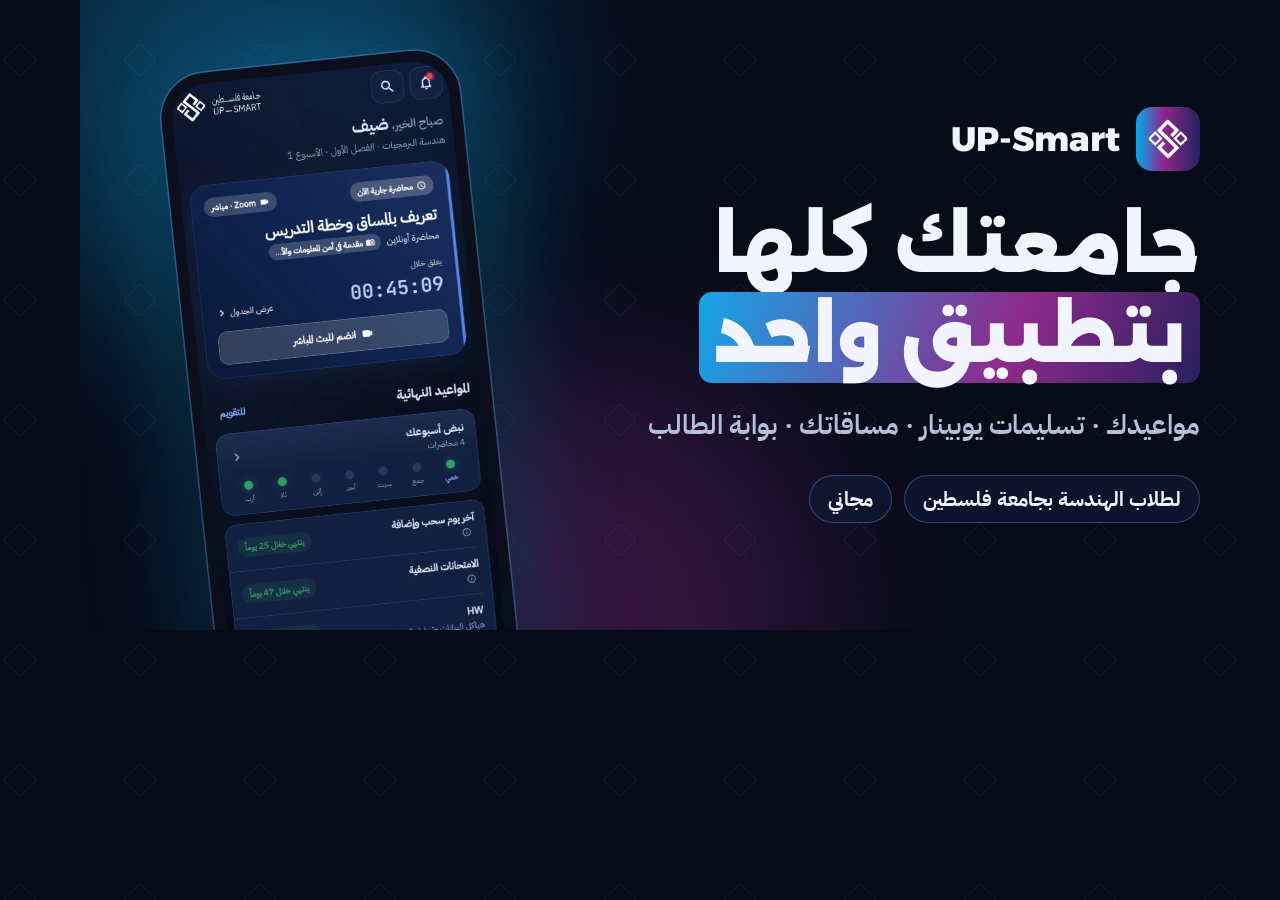
<file: og-cover.html>
<!DOCTYPE html>
<!-- Source of assets/images/og-cover.png (the card WhatsApp/Telegram show for a
     shared link). Render at exactly 1200x630, device scale 1, and screenshot the
     viewport over og-cover.png. Not linked from the site; replaces make_og_cover.py. -->
<html lang="ar" dir="rtl">
<head>
<meta charset="UTF-8">
<title>og-cover</title>
<link href="https://fonts.googleapis.com/css2?family=Alexandria:wght@800;900&family=IBM+Plex+Sans+Arabic:wght@500;600;700&display=swap" rel="stylesheet">
<style>
  * { margin: 0; padding: 0; box-sizing: border-box; }
  html, body { width: 1200px; height: 630px; overflow: hidden; }
  body { background: #060B18; color: #F2F5FF; font-family: "IBM Plex Sans Arabic", sans-serif; position: relative;
    background-image: url("data:image/svg+xml;utf8,<svg xmlns='http://www.w3.org/2000/svg' width='120' height='120'><rect x='48' y='48' width='24' height='24' rx='4' transform='rotate(45 60 60)' fill='none' stroke='rgba(140,170,255,0.06)' stroke-width='1.5'/></svg>"); }
  .a { position: absolute; border-radius: 50%; filter: blur(90px); }
  .a1 { width: 520px; height: 520px; background: #14A6E8; opacity: .30; top: -180px; left: -80px; }
  .a2 { width: 480px; height: 480px; background: #8E2A8B; opacity: .32; bottom: -220px; left: 260px; }
  .copy { position: absolute; right: 80px; top: 0; bottom: 0; width: 640px; display: flex; flex-direction: column; justify-content: center; }
  .brand { display: flex; align-items: center; gap: 16px; font: 800 34px Alexandria, sans-serif; margin-bottom: 30px; }
  .brand img { width: 64px; height: 64px; border-radius: 16px; }
  h1 { font: 900 72px/1.25 Alexandria, sans-serif; }
  .mk { background: linear-gradient(110deg, #14A6E8, #8E2A8B 62%, #2A1F5E); padding: 0 .2em .04em; border-radius: .18em; }
  p { color: #B4C0DA; font-size: 27px; font-weight: 600; margin-top: 24px; }
  .chips { display: flex; gap: 12px; margin-top: 30px; }
  .chips span { font-size: 20px; font-weight: 700; padding: 8px 18px; border-radius: 99px; border: 1px solid rgba(126,166,255,.35); background: rgba(16,28,58,.6); }
  .phone { position: absolute; left: 110px; top: 60px; width: 300px; aspect-ratio: 390/844; border-radius: 46px; background: #0B0F1C; padding: 11px;
    box-shadow: 0 0 0 1.5px rgba(140,170,255,.3), 0 40px 90px -20px rgba(0,0,0,.7), 0 0 120px -10px rgba(20,166,232,.45);
    transform: rotate(-6deg); }
  .phone .s { width: 100%; height: 100%; border-radius: 36px; overflow: hidden; }
  .phone img { width: 100%; height: 100%; object-fit: cover; object-position: top; }
</style>
</head>
<body>
  <i class="a a1"></i><i class="a a2"></i>
  <div class="copy">
    <div class="brand"><img src="assets/images/app_icon.png" alt="">UP-Smart</div>
    <h1>جامعتك كلها<br><span class="mk">بتطبيق واحد</span></h1>
    <p>مواعيدك · تسليمات يوبينار · مساقاتك · بوابة الطالب</p>
    <div class="chips"><span>لطلاب الهندسة بجامعة فلسطين</span><span>مجاني</span></div>
  </div>
  <div class="phone"><div class="s"><img src="assets/images/screens/home.webp" alt=""></div></div>
</body>
</html>
</file>
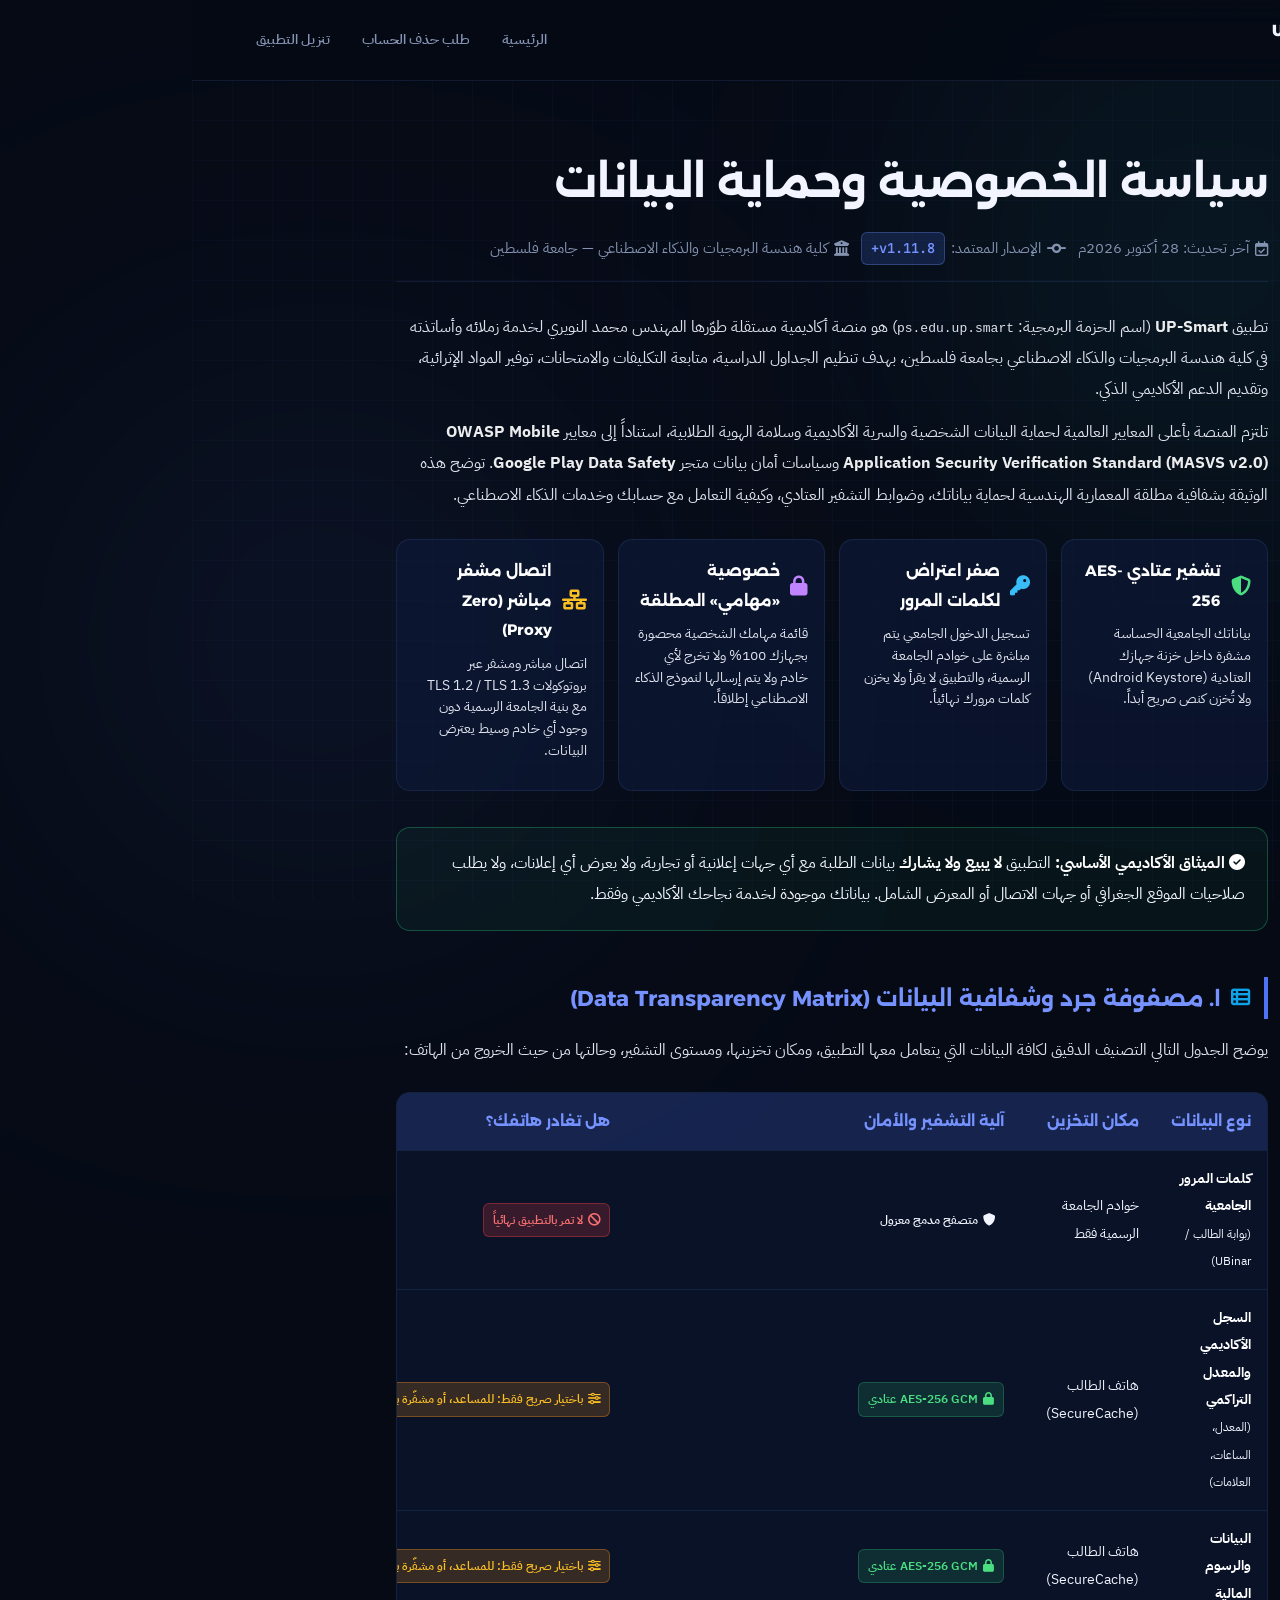
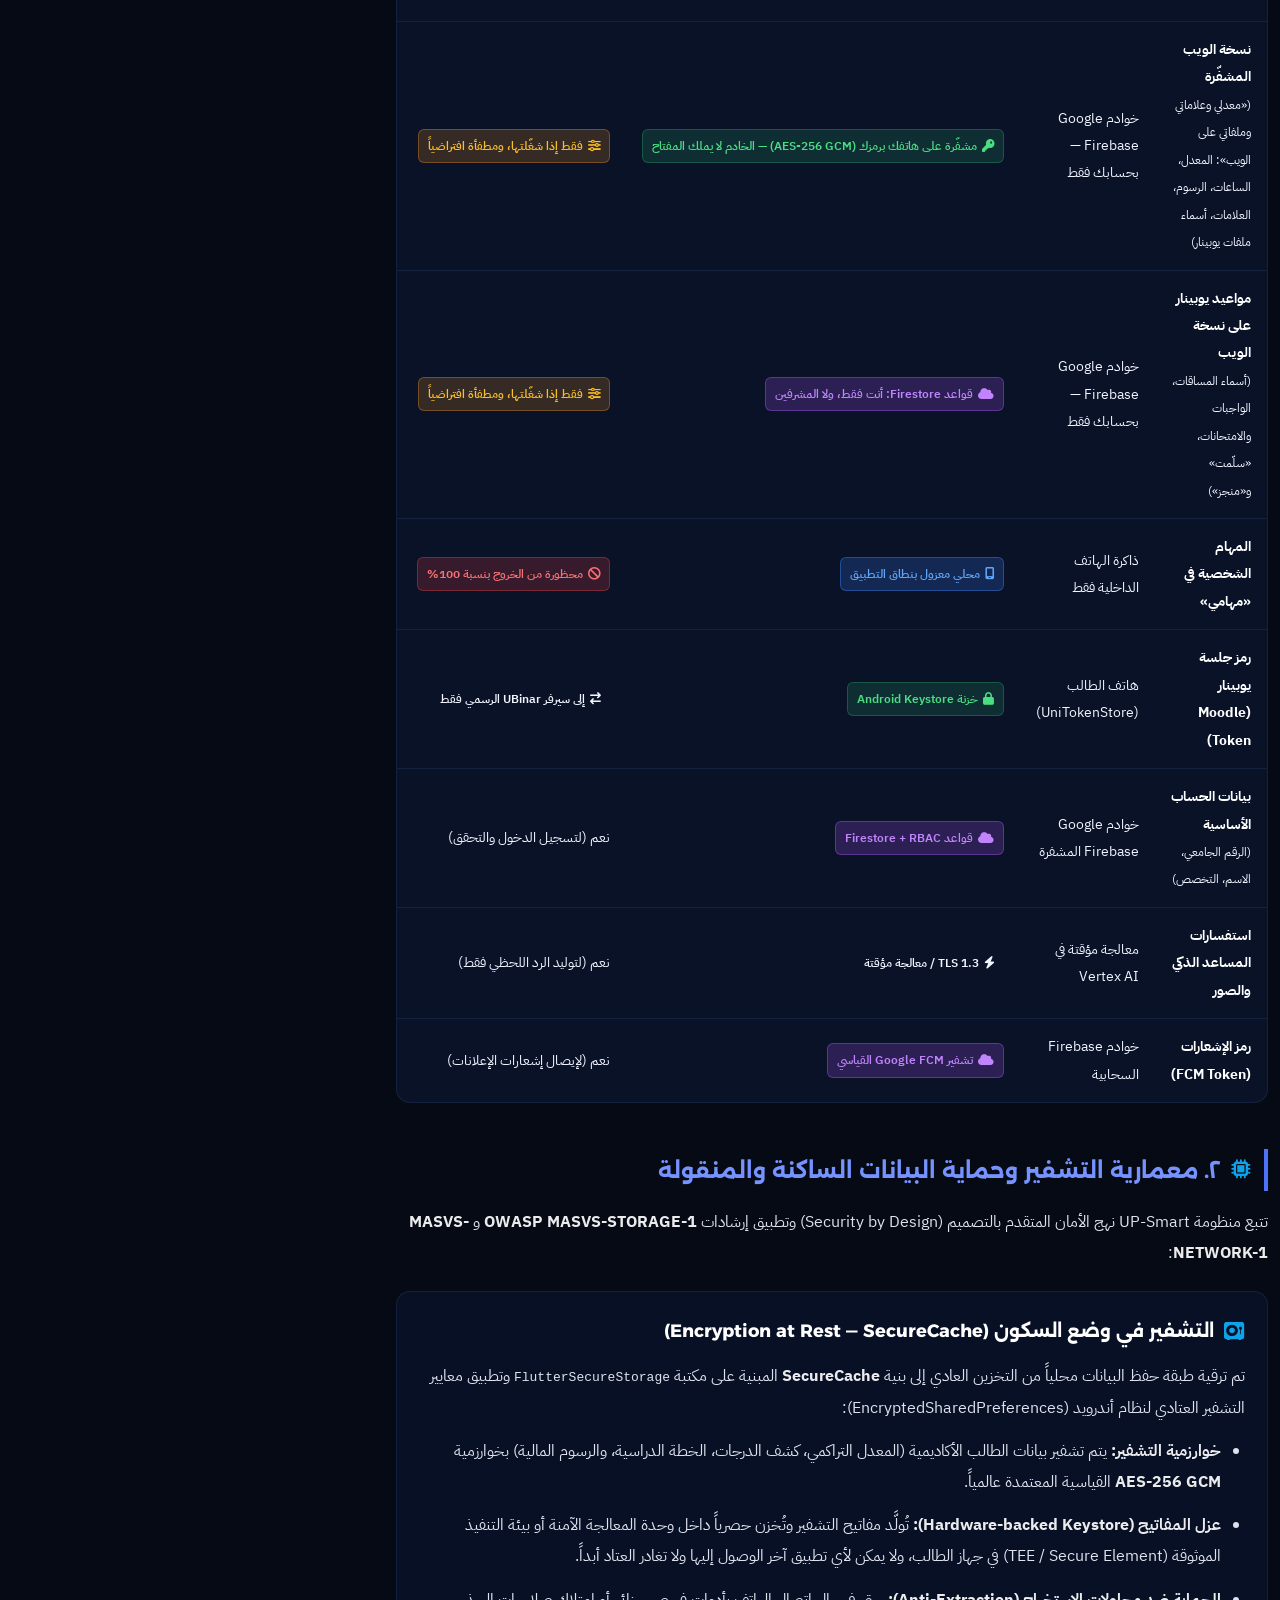
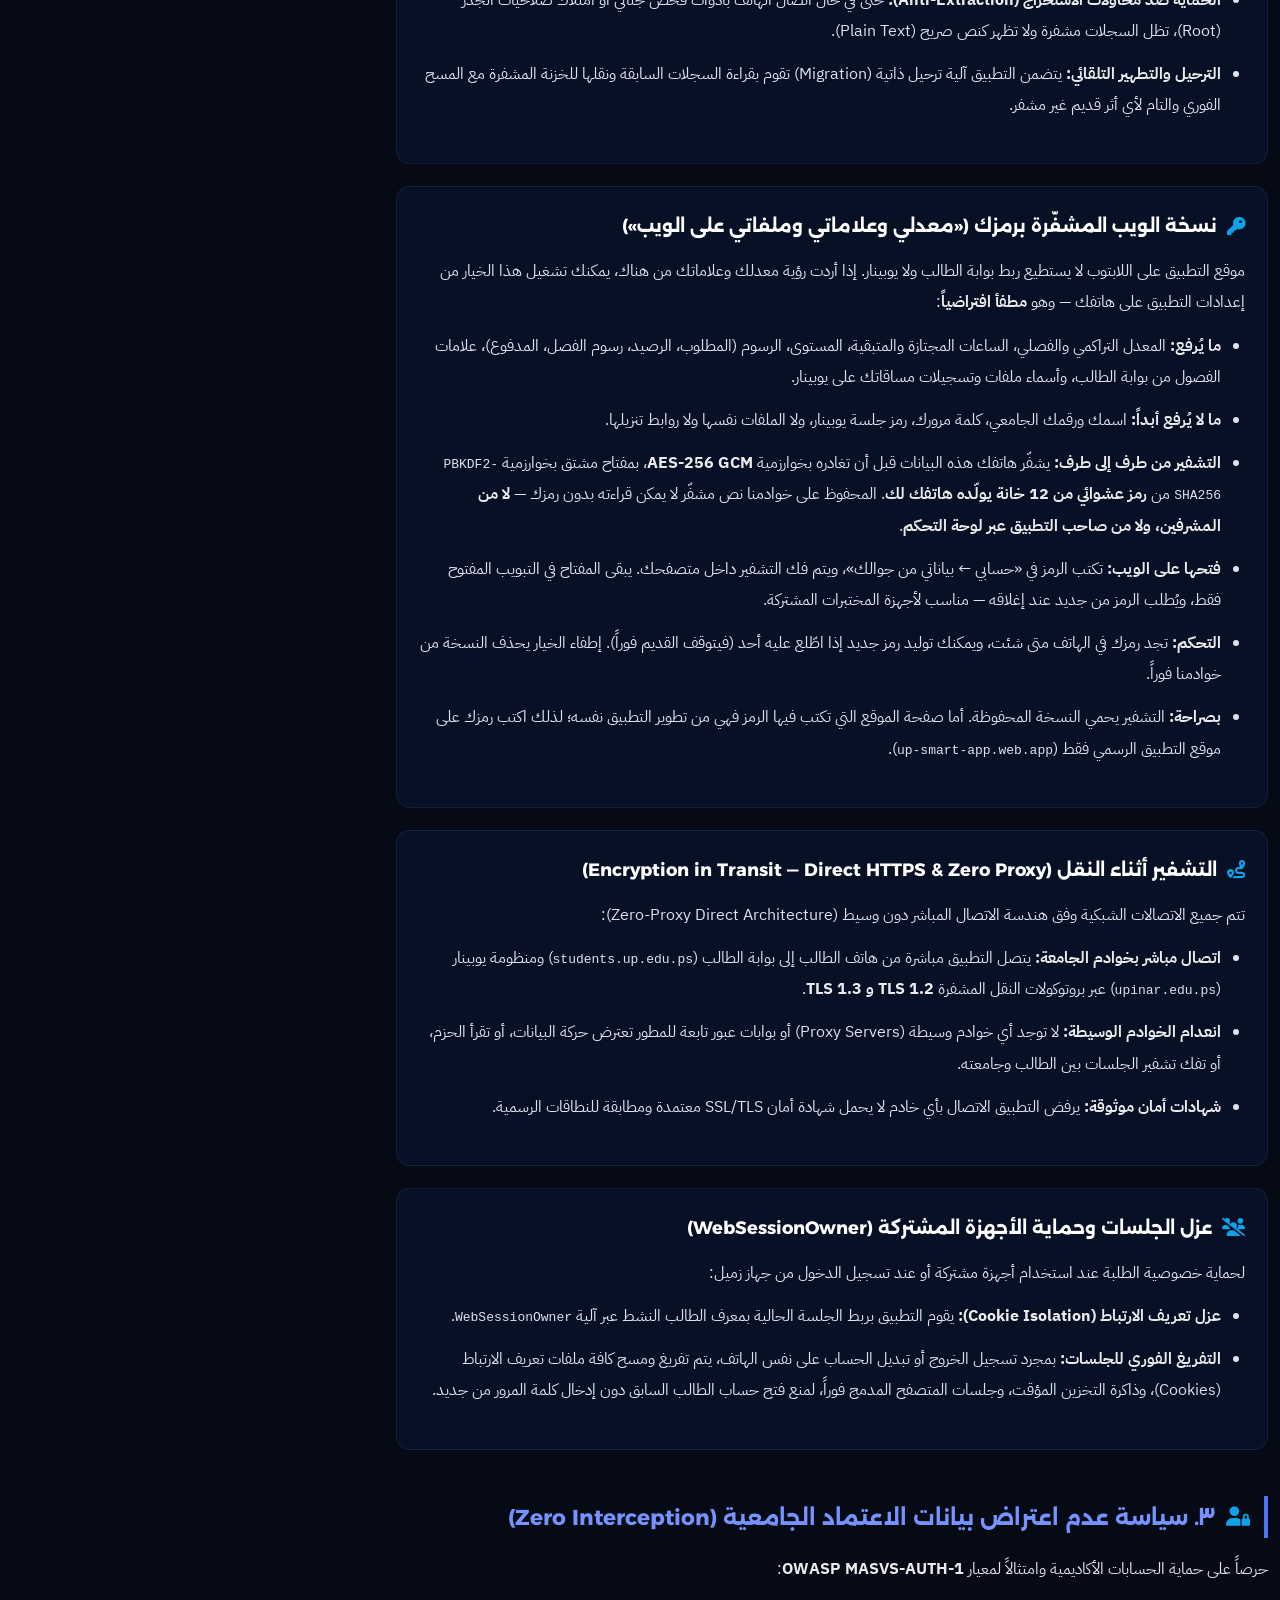
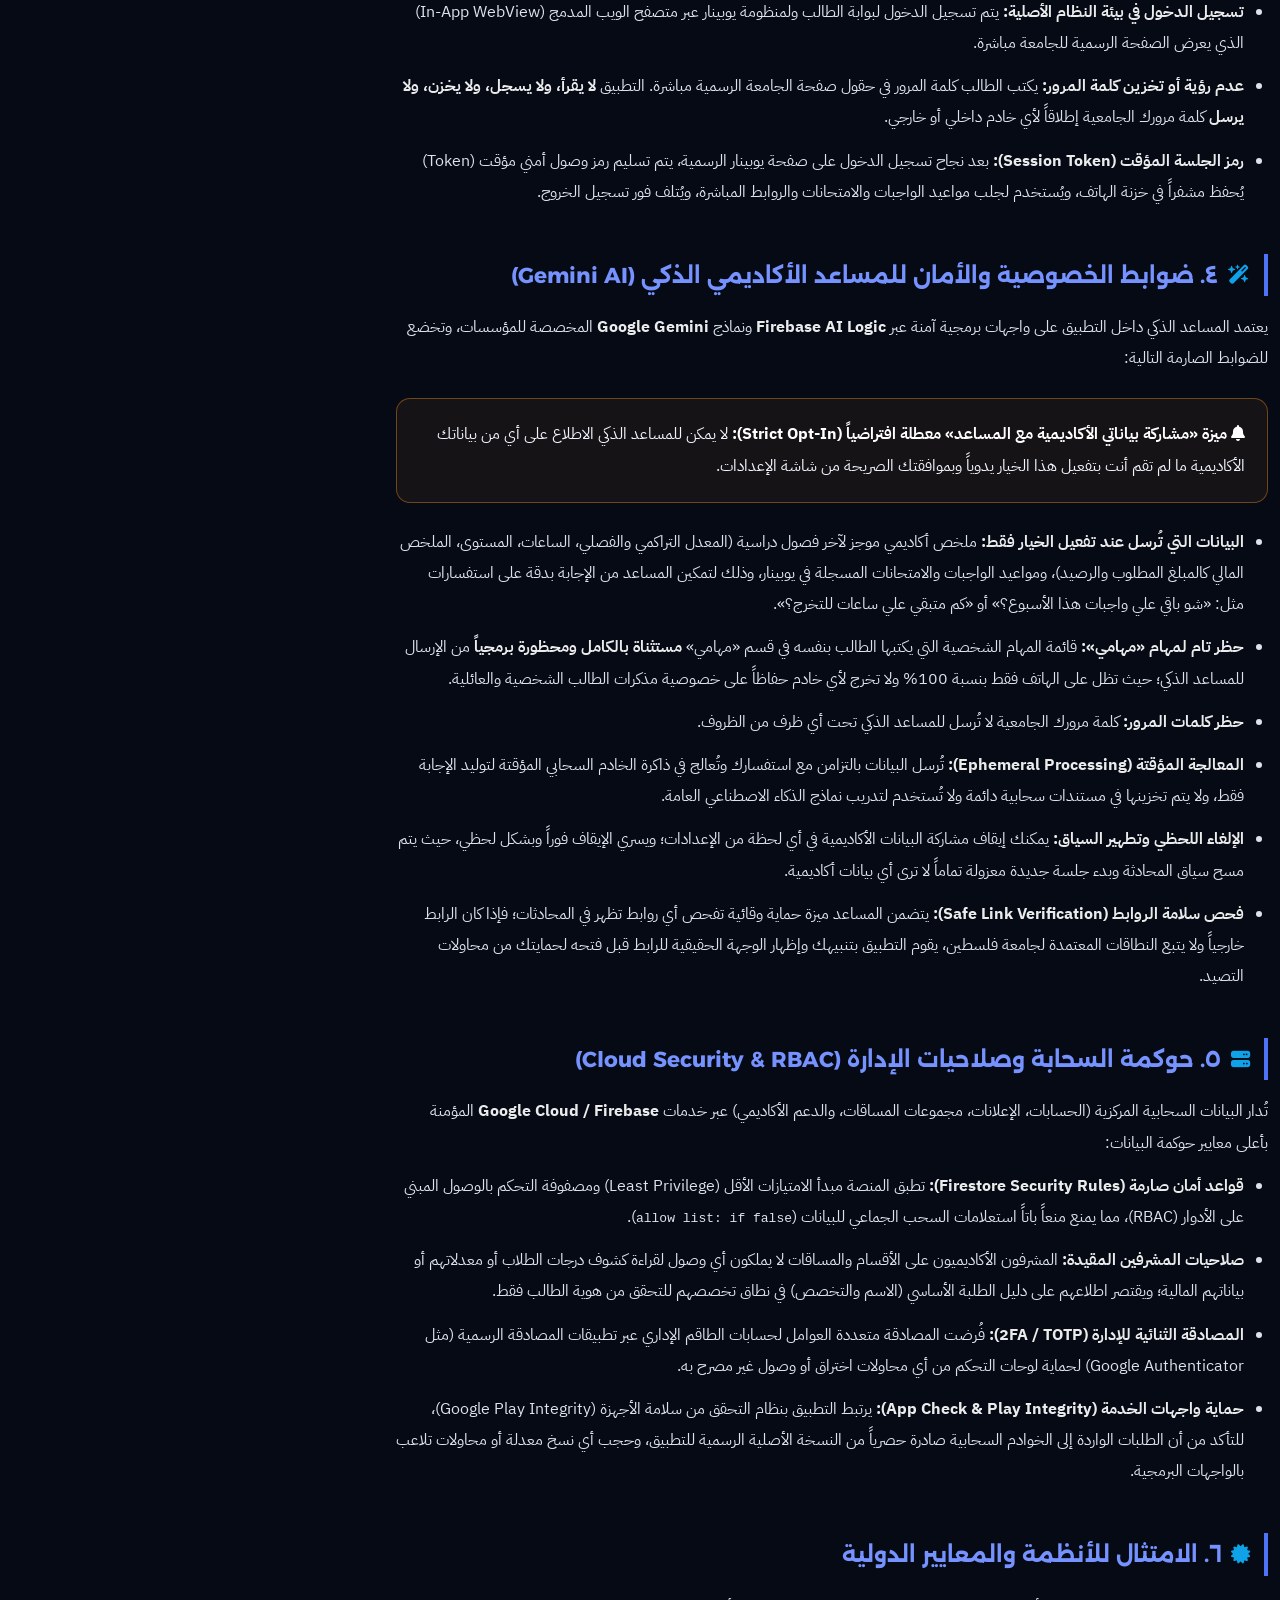
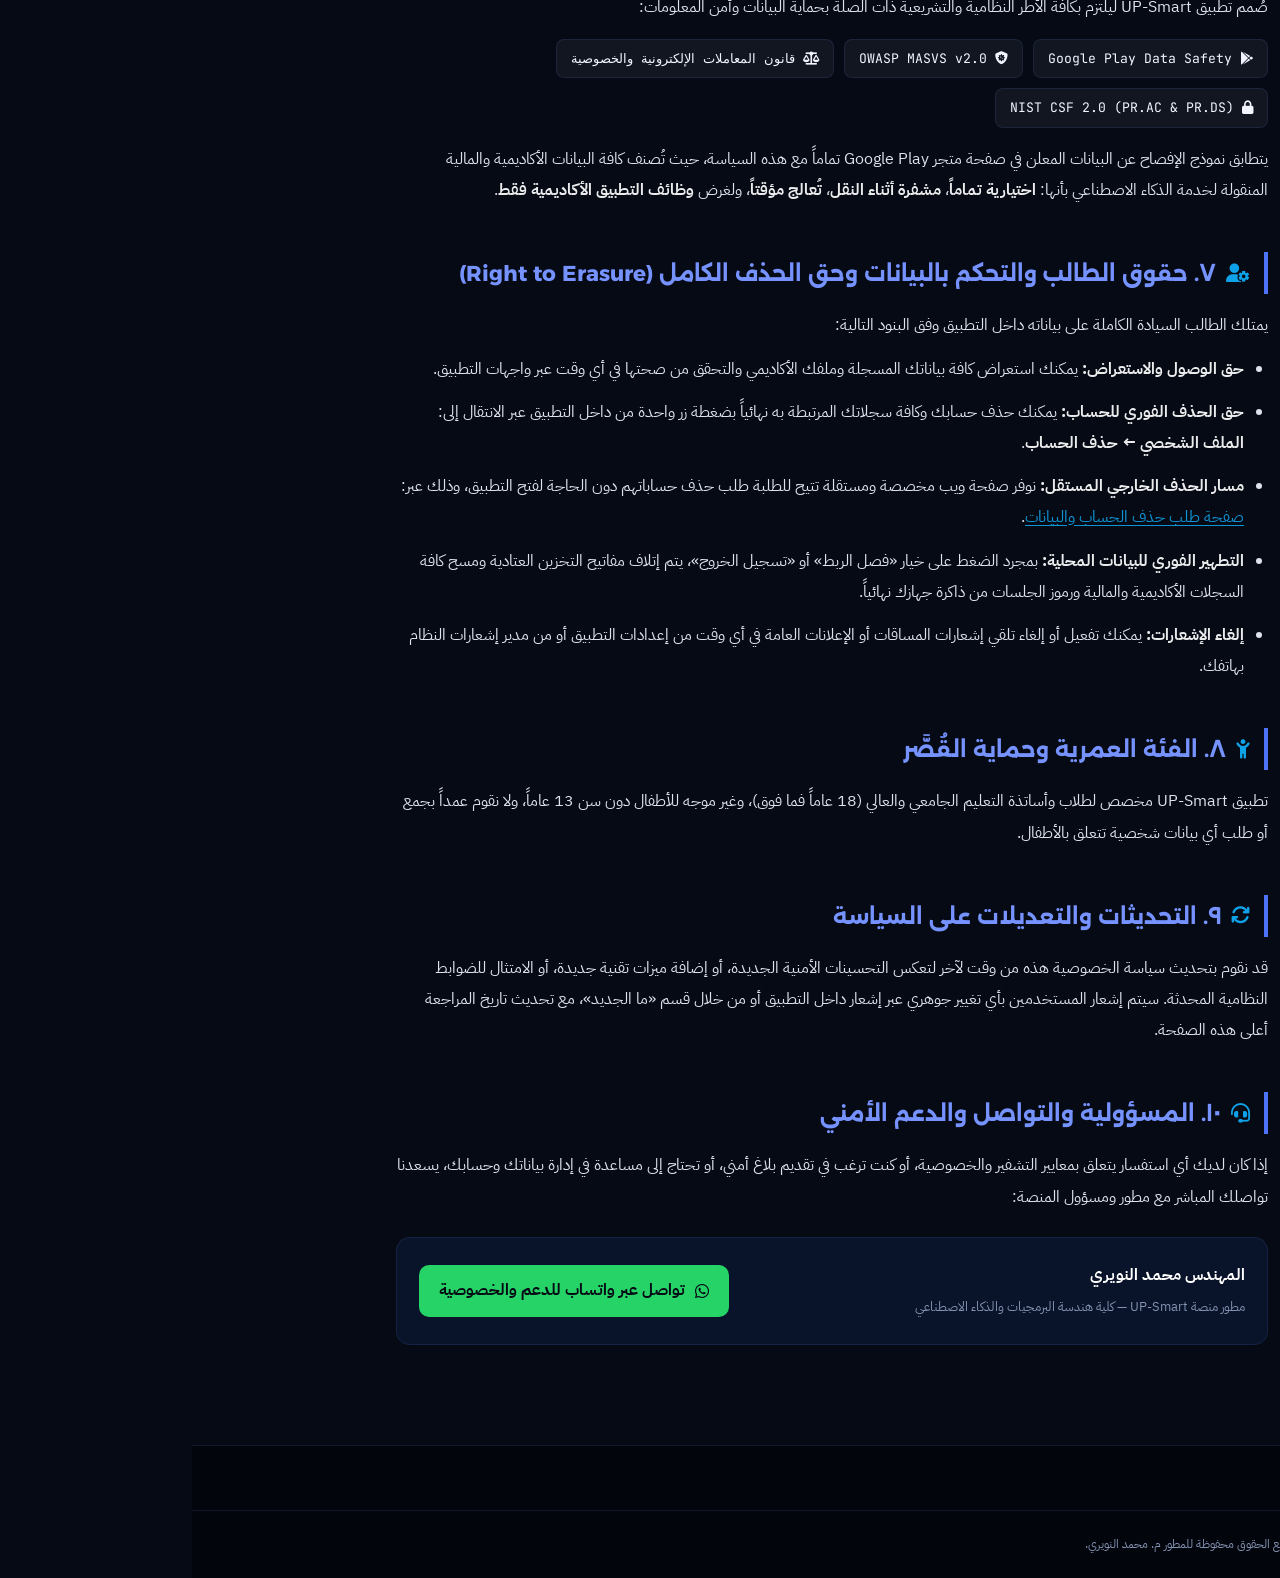
<file: privacy.html>
<!DOCTYPE html>
<html lang="ar" dir="rtl">
<head>
    <meta charset="UTF-8">
    <meta name="viewport" content="width=device-width, initial-scale=1.0">
    <meta name="description" content="وثيقة سياسة الخصوصية ومعايير حماية وتشفير البيانات لتطبيق UP-Smart — الرفيق الأكاديمي الذكي لطلاب كلية هندسة البرمجيات والذكاء الاصطناعي بجامعة فلسطين.">
    <meta name="author" content="م. محمد النويري">
    <title>سياسة الخصوصية وحماية البيانات — تطبيق UP-Smart</title>

    <!-- Linked from the Google Play listing, so it gets the same share card. -->
    <link rel="canonical" href="https://mohammedalnwerie.github.io/up-smart-website/privacy.html">
    <meta property="og:type" content="website">
    <meta property="og:site_name" content="UP-Smart">
    <meta property="og:locale" content="ar_AR">
    <meta property="og:url" content="https://mohammedalnwerie.github.io/up-smart-website/privacy.html">
    <meta property="og:title" content="سياسة الخصوصية وحماية البيانات — تطبيق UP-Smart">
    <meta property="og:description" content="معايير الأمان والتشفير العتادي والخصوصية في تطبيق UP-Smart لطلاب جامعة فلسطين: ما نجمعه، وكيف نضمن حمايته وتشفيره، وحقك الكامل بحذفه.">
    <meta property="og:image" content="https://mohammedalnwerie.github.io/up-smart-website/assets/images/og-cover.png">
    <meta name="twitter:card" content="summary_large_image">
    <meta name="theme-color" content="#050a15">

    <link rel="preconnect" href="https://fonts.googleapis.com">
    <link rel="preconnect" href="https://fonts.gstatic.com" crossorigin>
    <link href="https://fonts.googleapis.com/css2?family=Alexandria:wght@400;500;600;700;800;900&family=IBM+Plex+Sans+Arabic:wght@400;500;600;700&family=JetBrains+Mono:wght@400;600;700&display=swap" rel="stylesheet">
    <link rel="stylesheet" href="https://cdnjs.cloudflare.com/ajax/libs/font-awesome/6.4.0/css/all.min.css">
    <link rel="stylesheet" href="style.css">

    <style>
        .policy-wrap {
            max-width: 920px;
            margin: 0 auto;
            padding: 140px 24px 100px;
            color: var(--text-primary);
            font-family: var(--font-sans);
            line-height: 1.95;
        }
        .policy-wrap h1 {
            font-family: var(--font-display);
            font-size: clamp(1.9rem, 4.2vw, 2.7rem);
            margin-bottom: 8px;
            letter-spacing: -0.5px;
        }
        .policy-wrap .updated-meta {
            display: flex;
            flex-wrap: wrap;
            align-items: center;
            gap: 12px;
            color: var(--text-muted);
            margin-bottom: 30px;
            font-size: 0.95rem;
            border-bottom: 1px solid var(--border-glass);
            padding-bottom: 16px;
        }
        .policy-wrap .updated-meta span {
            display: inline-flex;
            align-items: center;
            gap: 6px;
        }
        .policy-wrap .version-badge {
            background: rgba(79, 115, 246, 0.18);
            color: var(--primary-light);
            border: 1px solid rgba(117, 146, 255, 0.3);
            border-radius: 6px;
            padding: 2px 9px;
            font-size: 0.85rem;
            font-family: var(--font-mono);
            font-weight: 600;
        }

        /* Security Highlights Grid */
        .security-highlights {
            display: grid;
            grid-template-columns: repeat(auto-fit, minmax(200px, 1fr));
            gap: 14px;
            margin: 28px 0 36px;
        }
        .sec-card {
            background: rgba(13, 26, 56, 0.65);
            border: 1px solid var(--border-glass);
            border-radius: 14px;
            padding: 16px;
            display: flex;
            flex-direction: column;
            gap: 8px;
            transition: var(--transition-quick);
        }
        .sec-card:hover {
            border-color: var(--primary-light);
            transform: translateY(-2px);
            background: rgba(13, 26, 56, 0.85);
        }
        .sec-card-header {
            display: flex;
            align-items: center;
            gap: 10px;
            font-family: var(--font-display);
            font-weight: 700;
            font-size: 0.95rem;
            color: #fff;
        }
        .sec-card-header i {
            font-size: 1.25rem;
        }
        .sec-card.green .sec-card-header i { color: #4ade80; }
        .sec-card.blue .sec-card-header i { color: #38bdf8; }
        .sec-card.purple .sec-card-header i { color: #c084fc; }
        .sec-card.gold .sec-card-header i { color: #fbbf24; }
        .sec-card p {
            font-size: 0.85rem;
            color: var(--text-muted);
            margin: 0;
            line-height: 1.6;
        }

        .policy-wrap h2 {
            font-family: var(--font-display);
            font-size: 1.35rem;
            margin: 46px 0 16px;
            color: var(--primary-light);
            border-inline-start: 4px solid var(--primary);
            padding-inline-start: 14px;
            display: flex;
            align-items: center;
            gap: 10px;
        }
        .policy-wrap h2 i {
            font-size: 1.2rem;
            color: var(--accent-cyan);
        }
        .policy-wrap p, .policy-wrap li {
            color: var(--text-primary);
            opacity: 0.92;
            margin-bottom: 12px;
        }
        .policy-wrap ul {
            padding-inline-start: 24px;
            margin-bottom: 20px;
        }

        /* Note Boxes */
        .policy-wrap .note-box {
            background: var(--card-glass);
            border: 1px solid var(--border-glass);
            border-radius: 14px;
            padding: 20px 22px;
            margin: 24px 0;
            position: relative;
        }
        .policy-wrap .note-box.good { 
            border-color: rgba(39, 150, 99, 0.45); 
            background: rgba(39, 150, 99, 0.08); 
        }
        .policy-wrap .note-box.shield { 
            border-color: rgba(79, 115, 246, 0.45); 
            background: rgba(79, 115, 246, 0.08); 
        }
        .policy-wrap .note-box.amber { 
            border-color: rgba(219, 131, 35, 0.45); 
            background: rgba(219, 131, 35, 0.08); 
        }
        .policy-wrap strong { color: #fff; }
        .policy-wrap a { color: var(--accent-cyan); text-decoration: underline; text-underline-offset: 3px; }
        .policy-wrap a:hover { color: #fff; }

        /* Responsive Data Table */
        .table-responsive {
            width: 100%;
            overflow-x: auto;
            margin: 26px 0 34px;
            border-radius: 14px;
            border: 1px solid var(--border-glass);
            background: rgba(13, 26, 56, 0.55);
            -webkit-overflow-scrolling: touch;
        }
        .policy-table {
            width: 100%;
            border-collapse: collapse;
            font-size: 0.88rem;
            min-width: 680px;
        }
        .policy-table th, .policy-table td {
            padding: 14px 16px;
            text-align: right;
            border-bottom: 1px solid var(--border-glass);
            vertical-align: middle;
        }
        .policy-table th {
            background: rgba(79, 115, 246, 0.18);
            color: var(--primary-light);
            font-family: var(--font-display);
            font-weight: 700;
            font-size: 0.92rem;
            white-space: nowrap;
        }
        .policy-table tr:last-child td {
            border-bottom: none;
        }
        .policy-table tr:hover td {
            background: rgba(117, 146, 255, 0.05);
        }

        /* Status & Security Tags */
        .tag-pill {
            display: inline-flex;
            align-items: center;
            gap: 5px;
            padding: 4px 9px;
            border-radius: 6px;
            font-size: 0.78rem;
            font-weight: 600;
            white-space: nowrap;
        }
        .tag-pill.encrypted { background: rgba(39, 150, 99, 0.22); color: #4ade80; border: 1px solid rgba(39, 150, 99, 0.4); }
        .tag-pill.local { background: rgba(59, 130, 246, 0.22); color: #60a5fa; border: 1px solid rgba(59, 130, 246, 0.4); }
        .tag-pill.optin { background: rgba(219, 131, 35, 0.22); color: #fbbf24; border: 1px solid rgba(219, 131, 35, 0.4); }
        .tag-pill.forbidden { background: rgba(224, 60, 65, 0.22); color: #f87171; border: 1px solid rgba(224, 60, 65, 0.4); }
        .tag-pill.cloud { background: rgba(168, 85, 247, 0.22); color: #c084fc; border: 1px solid rgba(168, 85, 247, 0.4); }

        /* Architectural Subsection Cards */
        .sub-block {
            background: rgba(13, 26, 56, 0.45);
            border: 1px solid var(--border-glass);
            border-radius: 14px;
            padding: 22px;
            margin: 22px 0;
        }
        .sub-block h3 {
            color: #fff;
            font-family: var(--font-display);
            font-size: 1.12rem;
            margin-bottom: 12px;
            display: flex;
            align-items: center;
            gap: 10px;
        }
        .sub-block h3 i {
            color: var(--accent-cyan);
            font-size: 1.15rem;
        }

        .standards-badges {
            display: flex;
            flex-wrap: wrap;
            gap: 10px;
            margin: 16px 0;
        }
        .std-item {
            background: rgba(255, 255, 255, 0.05);
            border: 1px solid var(--border-glass);
            border-radius: 8px;
            padding: 6px 14px;
            font-size: 0.82rem;
            font-family: var(--font-mono);
            color: var(--text-primary);
        }

        .contact-box {
            background: rgba(13, 26, 56, 0.6);
            border: 1px solid var(--border-glass);
            border-radius: 14px;
            padding: 22px;
            margin-top: 24px;
            display: flex;
            flex-wrap: wrap;
            align-items: center;
            justify-content: space-between;
            gap: 16px;
        }
        .contact-box .contact-btn {
            display: inline-flex;
            align-items: center;
            gap: 10px;
            background: #25d366;
            color: #050a15 !important;
            padding: 10px 20px;
            border-radius: 10px;
            font-weight: 700;
            text-decoration: none;
            transition: var(--transition-quick);
        }
        .contact-box .contact-btn:hover {
            background: #20ba5a;
            transform: translateY(-2px);
            text-decoration: none;
        }
    </style>
</head>
<body>
    <div class="grid-overlay"></div>
    <div class="aurora aurora-1"></div>
    <div class="aurora aurora-2"></div>

    <header class="header">
        <div class="container nav-container">
            <div class="logo-area">
                <div class="logo-box">
                    <img src="assets/images/app_icon.png" alt="شعار UP-Smart" class="logo-img">
                </div>
                <div class="logo-title">
                    <h2>UP-Smart</h2>
                    <p>جامعة فلسطين</p>
                </div>
            </div>
            <nav class="nav-links">
                <a href="index.html">الرئيسية</a>
                <a href="delete-account.html">طلب حذف الحساب</a>
                <a href="index.html#download">تنزيل التطبيق</a>
            </nav>
        </div>
    </header>

    <main class="policy-wrap">
        <h1>سياسة الخصوصية وحماية البيانات</h1>
        <div class="updated-meta">
            <span><i class="fa-regular fa-calendar-check"></i> آخر تحديث: 28 أكتوبر 2026م</span>
            <span><i class="fa-solid fa-code-commit"></i> الإصدار المعتمد: <span class="version-badge">v1.11.8+</span></span>
            <span><i class="fa-solid fa-building-columns"></i> كلية هندسة البرمجيات والذكاء الاصطناعي — جامعة فلسطين</span>
        </div>

        <p>
            تطبيق <strong>UP-Smart</strong> (اسم الحزمة البرمجية: <code>ps.edu.up.smart</code>) هو منصة أكاديمية مستقلة طوّرها المهندس محمد النويري لخدمة زملائه وأساتذته في كلية هندسة البرمجيات والذكاء الاصطناعي بجامعة فلسطين، بهدف تنظيم الجداول الدراسية، متابعة التكليفات والامتحانات، توفير المواد الإثرائية، وتقديم الدعم الأكاديمي الذكي.
        </p>
        <p>
            تلتزم المنصة بأعلى المعايير العالمية لحماية البيانات الشخصية والسرية الأكاديمية وسلامة الهوية الطلابية، استناداً إلى معايير <strong>OWASP Mobile Application Security Verification Standard (MASVS v2.0)</strong> وسياسات أمان بيانات متجر <strong>Google Play Data Safety</strong>. توضح هذه الوثيقة بشفافية مطلقة المعمارية الهندسية لحماية بياناتك، وضوابط التشفير العتادي، وكيفية التعامل مع حسابك وخدمات الذكاء الاصطناعي.
        </p>

        <!-- ركائز الأمان الأربع -->
        <div class="security-highlights">
            <div class="sec-card green">
                <div class="sec-card-header">
                    <i class="fa-solid fa-shield-halved"></i>
                    <span>تشفير عتادي AES-256</span>
                </div>
                <p>بياناتك الجامعية الحساسة مشفرة داخل خزنة جهازك العتادية (Android Keystore) ولا تُخزن كنص صريح أبداً.</p>
            </div>
            <div class="sec-card blue">
                <div class="sec-card-header">
                    <i class="fa-solid fa-key"></i>
                    <span>صفر اعتراض لكلمات المرور</span>
                </div>
                <p>تسجيل الدخول الجامعي يتم مباشرة على خوادم الجامعة الرسمية، والتطبيق لا يقرأ ولا يخزن كلمات مرورك نهائياً.</p>
            </div>
            <div class="sec-card purple">
                <div class="sec-card-header">
                    <i class="fa-solid fa-lock"></i>
                    <span>خصوصية «مهامي» المطلقة</span>
                </div>
                <p>قائمة مهامك الشخصية محصورة بجهازك 100% ولا تخرج لأي خادم ولا يتم إرسالها لنموذج الذكاء الاصطناعي إطلاقاً.</p>
            </div>
            <div class="sec-card gold">
                <div class="sec-card-header">
                    <i class="fa-solid fa-network-wired"></i>
                    <span>اتصال مشفر مباشر (Zero Proxy)</span>
                </div>
                <p>اتصال مباشر ومشفر عبر بروتوكولات TLS 1.2 / TLS 1.3 مع بنية الجامعة الرسمية دون وجود أي خادم وسيط يعترض البيانات.</p>
            </div>
        </div>

        <div class="note-box good">
            <strong><i class="fa-solid fa-circle-check"></i> الميثاق الأكاديمي الأساسي:</strong> 
            التطبيق <strong>لا يبيع ولا يشارك</strong> بيانات الطلبة مع أي جهات إعلانية أو تجارية، ولا يعرض أي إعلانات، 
            ولا يطلب صلاحيات الموقع الجغرافي أو جهات الاتصال أو المعرض الشامل. بياناتك موجودة لخدمة نجاحك الأكاديمي وفقط.
        </div>

        <h2><i class="fa-solid fa-table-list"></i> ١. مصفوفة جرد وشفافية البيانات (Data Transparency Matrix)</h2>
        <p>
            يوضح الجدول التالي التصنيف الدقيق لكافة البيانات التي يتعامل معها التطبيق، ومكان تخزينها، ومستوى التشفير، وحالتها من حيث الخروج من الهاتف:
        </p>

        <div class="table-responsive">
            <table class="policy-table">
                <thead>
                    <tr>
                        <th>نوع البيانات</th>
                        <th>مكان التخزين</th>
                        <th>آلية التشفير والأمان</th>
                        <th>هل تغادر هاتفك؟</th>
                        <th>المصير عند فك الربط أو الحذف</th>
                    </tr>
                </thead>
                <tbody>
                    <tr>
                        <td><strong>كلمات المرور الجامعية</strong><br><small>(بوابة الطالب / UBinar)</small></td>
                        <td>خوادم الجامعة الرسمية فقط</td>
                        <td><span class="tag-pill direct"><i class="fa-solid fa-shield"></i> متصفح مدمج معزول</span></td>
                        <td><span class="tag-pill forbidden"><i class="fa-solid fa-ban"></i> لا تمر بالتطبيق نهائياً</span></td>
                        <td>لا تُسجل ولا تُخزن بأي شكل</td>
                    </tr>
                    <tr>
                        <td><strong>السجل الأكاديمي والمعدل التراكمي</strong><br><small>(المعدل، الساعات، العلامات)</small></td>
                        <td>هاتف الطالب (SecureCache)</td>
                        <td><span class="tag-pill encrypted"><i class="fa-solid fa-lock"></i> AES-256 GCM عتادي</span></td>
                        <td><span class="tag-pill optin"><i class="fa-solid fa-sliders"></i> باختيار صريح فقط: للمساعد، أو مشفّرة برمزك لنسخة الويب</span></td>
                        <td>تُحذف كلياً من الجهاز فوراً</td>
                    </tr>
                    <tr>
                        <td><strong>البيانات والرسوم المالية</strong></td>
                        <td>هاتف الطالب (SecureCache)</td>
                        <td><span class="tag-pill encrypted"><i class="fa-solid fa-lock"></i> AES-256 GCM عتادي</span></td>
                        <td><span class="tag-pill optin"><i class="fa-solid fa-sliders"></i> باختيار صريح فقط: للمساعد، أو مشفّرة برمزك لنسخة الويب</span></td>
                        <td>تُحذف كلياً من الجهاز فوراً</td>
                    </tr>
                    <tr>
                        <td><strong>نسخة الويب المشفّرة</strong><br><small>(«معدلي وعلاماتي وملفاتي على الويب»: المعدل، الساعات، الرسوم، العلامات، أسماء ملفات يوبينار)</small></td>
                        <td>خوادم Google Firebase — بحسابك فقط</td>
                        <td><span class="tag-pill encrypted"><i class="fa-solid fa-key"></i> مشفّرة على هاتفك برمزك (AES-256 GCM) — الخادم لا يملك المفتاح</span></td>
                        <td><span class="tag-pill optin"><i class="fa-solid fa-sliders"></i> فقط إذا شغّلتها، ومطفأة افتراضياً</span></td>
                        <td>تُحذف عند إطفائها، أو الخروج من حسابك على الهاتف، أو حذف الحساب</td>
                    </tr>
                    <tr>
                        <td><strong>مواعيد يوبينار على نسخة الويب</strong><br><small>(أسماء المساقات، الواجبات والامتحانات، «سلّمت» و«منجز»)</small></td>
                        <td>خوادم Google Firebase — بحسابك فقط</td>
                        <td><span class="tag-pill cloud"><i class="fa-solid fa-cloud"></i> قواعد Firestore: أنت فقط، ولا المشرفين</span></td>
                        <td><span class="tag-pill optin"><i class="fa-solid fa-sliders"></i> فقط إذا شغّلتها، ومطفأة افتراضياً</span></td>
                        <td>تُحذف عند إطفائها، أو فصل يوبينار، أو الخروج من حسابك على الهاتف، أو حذف الحساب</td>
                    </tr>
                    <tr>
                        <td><strong>المهام الشخصية في «مهامي»</strong></td>
                        <td>ذاكرة الهاتف الداخلية فقط</td>
                        <td><span class="tag-pill local"><i class="fa-solid fa-mobile-screen"></i> محلي معزول بنطاق التطبيق</span></td>
                        <td><span class="tag-pill forbidden"><i class="fa-solid fa-ban"></i> محظورة من الخروج بنسبة 100%</span></td>
                        <td>تُحذف عند مسح بيانات التطبيق</td>
                    </tr>
                    <tr>
                        <td><strong>رمز جلسة يوبينار (Moodle Token)</strong></td>
                        <td>هاتف الطالب (UniTokenStore)</td>
                        <td><span class="tag-pill encrypted"><i class="fa-solid fa-lock"></i> خزنة Android Keystore</span></td>
                        <td><span class="tag-pill direct"><i class="fa-solid fa-arrow-right-arrow-left"></i> إلى سيرفر UBinar الرسمي فقط</span></td>
                        <td>تُمسح فوراً عند تسجيل الخروج</td>
                    </tr>
                    <tr>
                        <td><strong>بيانات الحساب الأساسية</strong><br><small>(الرقم الجامعي، الاسم، التخصص)</small></td>
                        <td>خوادم Google Firebase المشفرة</td>
                        <td><span class="tag-pill cloud"><i class="fa-solid fa-cloud"></i> قواعد Firestore + RBAC</span></td>
                        <td>نعم (لتسجيل الدخول والتحقق)</td>
                        <td>تُحذف فور طلب حذف الحساب</td>
                    </tr>
                    <tr>
                        <td><strong>استفسارات المساعد الذكي والصور</strong></td>
                        <td>معالجة مؤقتة في Vertex AI</td>
                        <td><span class="tag-pill direct"><i class="fa-solid fa-bolt"></i> TLS 1.3 / معالجة مؤقتة</span></td>
                        <td>نعم (لتوليد الرد اللحظي فقط)</td>
                        <td>لا يُحتفظ بها ولا تُستخدم لتدريب النماذج</td>
                    </tr>
                    <tr>
                        <td><strong>رمز الإشعارات (FCM Token)</strong></td>
                        <td>خوادم Firebase السحابية</td>
                        <td><span class="tag-pill cloud"><i class="fa-solid fa-cloud"></i> تشفير Google FCM القياسي</span></td>
                        <td>نعم (لإيصال إشعارات الإعلانات)</td>
                        <td>يُعطل ويُمسح عند حذف الحساب</td>
                    </tr>
                </tbody>
            </table>
        </div>

        <h2><i class="fa-solid fa-microchip"></i> ٢. معمارية التشفير وحماية البيانات الساكنة والمنقولة</h2>
        <p>
            تتبع منظومة UP-Smart نهج الأمان المتقدم بالتصميم (Security by Design) وتطبيق إرشادات <strong>OWASP MASVS-STORAGE-1</strong> و <strong>MASVS-NETWORK-1</strong>:
        </p>

        <div class="sub-block">
            <h3><i class="fa-solid fa-vault"></i> التشفير في وضع السكون (Encryption at Rest — SecureCache)</h3>
            <p>
                تم ترقية طبقة حفظ البيانات محلياً من التخزين العادي إلى بنية <strong>SecureCache</strong> المبنية على مكتبة <code>FlutterSecureStorage</code> وتطبيق معايير التشفير العتادي لنظام أندرويد (EncryptedSharedPreferences):
            </p>
            <ul>
                <li><strong>خوارزمية التشفير:</strong> يتم تشفير بيانات الطالب الأكاديمية (المعدل التراكمي، كشف الدرجات، الخطة الدراسية، والرسوم المالية) بخوارزمية <strong>AES-256 GCM</strong> القياسية المعتمدة عالمياً.</li>
                <li><strong>عزل المفاتيح (Hardware-backed Keystore):</strong> تُولَّد مفاتيح التشفير وتُخزن حصرياً داخل وحدة المعالجة الآمنة أو بيئة التنفيذ الموثوقة (TEE / Secure Element) في جهاز الطالب، ولا يمكن لأي تطبيق آخر الوصول إليها ولا تغادر العتاد أبداً.</li>
                <li><strong>الحماية ضد محاولات الاستخراج (Anti-Extraction):</strong> حتى في حال اتصال الهاتف بأدوات فحص جنائي أو امتلاك صلاحيات الجذر (Root)، تظل السجلات مشفرة ولا تظهر كنص صريح (Plain Text).</li>
                <li><strong>الترحيل والتطهير التلقائي:</strong> يتضمن التطبيق آلية ترحيل ذاتية (Migration) تقوم بقراءة السجلات السابقة ونقلها للخزنة المشفرة مع المسح الفوري والتام لأي أثر قديم غير مشفر.</li>
            </ul>
        </div>

        <div class="sub-block">
            <h3><i class="fa-solid fa-key"></i> نسخة الويب المشفّرة برمزك («معدلي وعلاماتي وملفاتي على الويب»)</h3>
            <p>
                موقع التطبيق على اللابتوب لا يستطيع ربط بوابة الطالب ولا يوبينار. إذا أردت رؤية معدلك وعلاماتك من هناك، يمكنك تشغيل هذا الخيار من إعدادات التطبيق على هاتفك — وهو <strong>مطفأ افتراضياً</strong>:
            </p>
            <ul>
                <li><strong>ما يُرفع:</strong> المعدل التراكمي والفصلي، الساعات المجتازة والمتبقية، المستوى، الرسوم (المطلوب، الرصيد، رسوم الفصل، المدفوع)، علامات الفصول من بوابة الطالب، وأسماء ملفات وتسجيلات مساقاتك على يوبينار.</li>
                <li><strong>ما لا يُرفع أبداً:</strong> اسمك ورقمك الجامعي، كلمة مرورك، رمز جلسة يوبينار، ولا الملفات نفسها ولا روابط تنزيلها.</li>
                <li><strong>التشفير من طرف إلى طرف:</strong> يشفّر هاتفك هذه البيانات قبل أن تغادره بخوارزمية <strong>AES-256 GCM</strong>، بمفتاح مشتق بخوارزمية <code dir="ltr">PBKDF2-SHA256</code> من <strong>رمز عشوائي من 12 خانة يولّده هاتفك لك</strong>. المحفوظ على خوادمنا نص مشفّر لا يمكن قراءته بدون رمزك — <strong>لا من المشرفين، ولا من صاحب التطبيق عبر لوحة التحكم</strong>.</li>
                <li><strong>فتحها على الويب:</strong> تكتب الرمز في «حسابي ← بياناتي من جوالك»، ويتم فك التشفير داخل متصفحك. يبقى المفتاح في التبويب المفتوح فقط، ويُطلب الرمز من جديد عند إغلاقه — مناسب لأجهزة المختبرات المشتركة.</li>
                <li><strong>التحكم:</strong> تجد رمزك في الهاتف متى شئت، ويمكنك توليد رمز جديد إذا اطّلع عليه أحد (فيتوقف القديم فوراً). إطفاء الخيار يحذف النسخة من خوادمنا فوراً.</li>
                <li><strong>بصراحة:</strong> التشفير يحمي النسخة المحفوظة. أما صفحة الموقع التي تكتب فيها الرمز فهي من تطوير التطبيق نفسه؛ لذلك اكتب رمزك على موقع التطبيق الرسمي فقط (<code>up-smart-app.web.app</code>).</li>
            </ul>
        </div>

        <div class="sub-block">
            <h3><i class="fa-solid fa-route"></i> التشفير أثناء النقل (Encryption in Transit — Direct HTTPS & Zero Proxy)</h3>
            <p>
                تتم جميع الاتصالات الشبكية وفق هندسة الاتصال المباشر دون وسيط (Zero-Proxy Direct Architecture):
            </p>
            <ul>
                <li><strong>اتصال مباشر بخوادم الجامعة:</strong> يتصل التطبيق مباشرة من هاتف الطالب إلى بوابة الطالب (<code>students.up.edu.ps</code>) ومنظومة يوبينار (<code>upinar.edu.ps</code>) عبر بروتوكولات النقل المشفرة <strong>TLS 1.2 و TLS 1.3</strong>.</li>
                <li><strong>انعدام الخوادم الوسيطة:</strong> لا توجد أي خوادم وسيطة (Proxy Servers) أو بوابات عبور تابعة للمطور تعترض حركة البيانات، أو تقرأ الحزم، أو تفك تشفير الجلسات بين الطالب وجامعته.</li>
                <li><strong>شهادات أمان موثوقة:</strong> يرفض التطبيق الاتصال بأي خادم لا يحمل شهادة أمان SSL/TLS معتمدة ومطابقة للنطاقات الرسمية.</li>
            </ul>
        </div>

        <div class="sub-block">
            <h3><i class="fa-solid fa-users-slash"></i> عزل الجلسات وحماية الأجهزة المشتركة (WebSessionOwner)</h3>
            <p>
                لحماية خصوصية الطلبة عند استخدام أجهزة مشتركة أو عند تسجيل الدخول من جهاز زميل:
            </p>
            <ul>
                <li><strong>عزل تعريف الارتباط (Cookie Isolation):</strong> يقوم التطبيق بربط الجلسة الحالية بمعرف الطالب النشط عبر آلية <code>WebSessionOwner</code>.</li>
                <li><strong>التفريغ الفوري للجلسات:</strong> بمجرد تسجيل الخروج أو تبديل الحساب على نفس الهاتف، يتم تفريغ ومسح كافة ملفات تعريف الارتباط (Cookies)، وذاكرة التخزين المؤقت، وجلسات المتصفح المدمج فوراً، لمنع فتح حساب الطالب السابق دون إدخال كلمة المرور من جديد.</li>
            </ul>
        </div>

        <h2><i class="fa-solid fa-user-lock"></i> ٣. سياسة عدم اعتراض بيانات الاعتماد الجامعية (Zero Interception)</h2>
        <p>
            حرصاً على حماية الحسابات الأكاديمية وامتثالاً لمعيار <strong>OWASP MASVS-AUTH-1</strong>:
        </p>
        <ul>
            <li><strong>تسجيل الدخول في بيئة النظام الأصلية:</strong> يتم تسجيل الدخول لبوابة الطالب ولمنظومة يوبينار عبر متصفح الويب المدمج (In-App WebView) الذي يعرض الصفحة الرسمية للجامعة مباشرة.</li>
            <li><strong>عدم رؤية أو تخزين كلمة المرور:</strong> يكتب الطالب كلمة المرور في حقول صفحة الجامعة الرسمية مباشرة. التطبيق <strong>لا يقرأ، ولا يسجل، ولا يخزن، ولا يرسل</strong> كلمة مرورك الجامعية إطلاقاً لأي خادم داخلي أو خارجي.</li>
            <li><strong>رمز الجلسة المؤقت (Session Token):</strong> بعد نجاح تسجيل الدخول على صفحة يوبينار الرسمية، يتم تسليم رمز وصول أمني مؤقت (Token) يُحفظ مشفراً في خزنة الهاتف، ويُستخدم لجلب مواعيد الواجبات والامتحانات والروابط المباشرة، ويُتلف فور تسجيل الخروج.</li>
        </ul>

        <h2><i class="fa-solid fa-wand-magic-sparkles"></i> ٤. ضوابط الخصوصية والأمان للمساعد الأكاديمي الذكي (Gemini AI)</h2>
        <p>
            يعتمد المساعد الذكي داخل التطبيق على واجهات برمجية آمنة عبر <strong>Firebase AI Logic</strong> ونماذج <strong>Google Gemini</strong> المخصصة للمؤسسات، وتخضع للضوابط الصارمة التالية:
        </p>

        <div class="note-box amber">
            <strong><i class="fa-solid fa-bell"></i> ميزة «مشاركة بياناتي الأكاديمية مع المساعد» معطلة افتراضياً (Strict Opt-In):</strong>
            لا يمكن للمساعد الذكي الاطلاع على أي من بياناتك الأكاديمية ما لم تقم أنت بتفعيل هذا الخيار يدوياً وبموافقتك الصريحة من شاشة الإعدادات.
        </div>

        <ul>
            <li><strong>البيانات التي تُرسل عند تفعيل الخيار فقط:</strong> ملخص أكاديمي موجز لآخر فصول دراسية (المعدل التراكمي والفصلي، الساعات، المستوى، الملخص المالي كالمبلغ المطلوب والرصيد)، ومواعيد الواجبات والامتحانات المسجلة في يوبينار، وذلك لتمكين المساعد من الإجابة بدقة على استفسارات مثل: «شو باقي علي واجبات هذا الأسبوع؟» أو «كم متبقي علي ساعات للتخرج؟».</li>
            <li><strong>حظر تام لمهام «مهامي»:</strong> قائمة المهام الشخصية التي يكتبها الطالب بنفسه في قسم «مهامي» <strong>مستثناة بالكامل ومحظورة برمجياً</strong> من الإرسال للمساعد الذكي؛ حيث تظل على الهاتف فقط بنسبة 100% ولا تخرج لأي خادم حفاظاً على خصوصية مذكرات الطالب الشخصية والعائلية.</li>
            <li><strong>حظر كلمات المرور:</strong> كلمة مرورك الجامعية لا تُرسل للمساعد الذكي تحت أي ظرف من الظروف.</li>
            <li><strong>المعالجة المؤقتة (Ephemeral Processing):</strong> تُرسل البيانات بالتزامن مع استفسارك وتُعالج في ذاكرة الخادم السحابي المؤقتة لتوليد الإجابة فقط، ولا يتم تخزينها في مستندات سحابية دائمة ولا تُستخدم لتدريب نماذج الذكاء الاصطناعي العامة.</li>
            <li><strong>الإلغاء اللحظي وتطهير السياق:</strong> يمكنك إيقاف مشاركة البيانات الأكاديمية في أي لحظة من الإعدادات؛ ويسري الإيقاف فوراً وبشكل لحظي، حيث يتم مسح سياق المحادثة وبدء جلسة جديدة معزولة تماماً لا ترى أي بيانات أكاديمية.</li>
            <li><strong>فحص سلامة الروابط (Safe Link Verification):</strong> يتضمن المساعد ميزة حماية وقائية تفحص أي روابط تظهر في المحادثات؛ فإذا كان الرابط خارجياً ولا يتبع النطاقات المعتمدة لجامعة فلسطين، يقوم التطبيق بتنبيهك وإظهار الوجهة الحقيقية للرابط قبل فتحه لحمايتك من محاولات التصيد.</li>
        </ul>

        <h2><i class="fa-solid fa-server"></i> ٥. حوكمة السحابة وصلاحيات الإدارة (Cloud Security & RBAC)</h2>
        <p>
            تُدار البيانات السحابية المركزية (الحسابات، الإعلانات، مجموعات المساقات، والدعم الأكاديمي) عبر خدمات <strong>Google Cloud / Firebase</strong> المؤمنة بأعلى معايير حوكمة البيانات:
        </p>
        <ul>
            <li><strong>قواعد أمان صارمة (Firestore Security Rules):</strong> تطبق المنصة مبدأ الامتيازات الأقل (Least Privilege) ومصفوفة التحكم بالوصول المبني على الأدوار (RBAC)، مما يمنع منعاً باتاً استعلامات السحب الجماعي للبيانات (<code>allow list: if false</code>).</li>
            <li><strong>صلاحيات المشرفين المقيدة:</strong> المشرفون الأكاديميون على الأقسام والمساقات لا يملكون أي وصول لقراءة كشوف درجات الطلاب أو معدلاتهم أو بياناتهم المالية؛ ويقتصر اطلاعهم على دليل الطلبة الأساسي (الاسم والتخصص) في نطاق تخصصهم للتحقق من هوية الطالب فقط.</li>
            <li><strong>المصادقة الثنائية للإدارة (2FA / TOTP):</strong> فُرضت المصادقة متعددة العوامل لحسابات الطاقم الإداري عبر تطبيقات المصادقة الرسمية (مثل Google Authenticator) لحماية لوحات التحكم من أي محاولات اختراق أو وصول غير مصرح به.</li>
            <li><strong>حماية واجهات الخدمة (App Check & Play Integrity):</strong> يرتبط التطبيق بنظام التحقق من سلامة الأجهزة (Google Play Integrity)، للتأكد من أن الطلبات الواردة إلى الخوادم السحابية صادرة حصرياً من النسخة الأصلية الرسمية للتطبيق، وحجب أي نسخ معدلة أو محاولات تلاعب بالواجهات البرمجية.</li>
        </ul>

        <h2><i class="fa-solid fa-certificate"></i> ٦. الامتثال للأنظمة والمعايير الدولية</h2>
        <p>
            صُمم تطبيق UP-Smart ليلتزم بكافة الأطر النظامية والتشريعية ذات الصلة بحماية البيانات وأمن المعلومات:
        </p>
        <div class="standards-badges">
            <span class="std-item"><i class="fa-brands fa-google-play"></i> Google Play Data Safety</span>
            <span class="std-item"><i class="fa-solid fa-shield-virus"></i> OWASP MASVS v2.0</span>
            <span class="std-item"><i class="fa-solid fa-scale-balanced"></i> قانون المعاملات الإلكترونية والخصوصية</span>
            <span class="std-item"><i class="fa-solid fa-lock"></i> NIST CSF 2.0 (PR.AC & PR.DS)</span>
        </div>
        <p>
            يتطابق نموذج الإفصاح عن البيانات المعلن في صفحة متجر Google Play تماماً مع هذه السياسة، حيث تُصنف كافة البيانات الأكاديمية والمالية المنقولة لخدمة الذكاء الاصطناعي بأنها: <strong>اختيارية تماماً</strong>، <strong>مشفرة أثناء النقل</strong>، <strong>تُعالج مؤقتاً</strong>، ولغرض <strong>وظائف التطبيق الأكاديمية فقط</strong>.
        </p>

        <h2><i class="fa-solid fa-user-gear"></i> ٧. حقوق الطالب والتحكم بالبيانات وحق الحذف الكامل (Right to Erasure)</h2>
        <p>
            يمتلك الطالب السيادة الكاملة على بياناته داخل التطبيق وفق البنود التالية:
        </p>
        <ul>
            <li><strong>حق الوصول والاستعراض:</strong> يمكنك استعراض كافة بياناتك المسجلة وملفك الأكاديمي والتحقق من صحتها في أي وقت عبر واجهات التطبيق.</li>
            <li><strong>حق الحذف الفوري للحساب:</strong> يمكنك حذف حسابك وكافة سجلاتك المرتبطة به نهائياً بضغطة زر واحدة من داخل التطبيق عبر الانتقال إلى: <strong>الملف الشخصي ← حذف الحساب</strong>.</li>
            <li><strong>مسار الحذف الخارجي المستقل:</strong> نوفر صفحة ويب مخصصة ومستقلة تتيح للطلبة طلب حذف حساباتهم دون الحاجة لفتح التطبيق، وذلك عبر: <a href="delete-account.html">صفحة طلب حذف الحساب والبيانات</a>.</li>
            <li><strong>التطهير الفوري للبيانات المحلية:</strong> بمجرد الضغط على خيار «فصل الربط» أو «تسجيل الخروج»، يتم إتلاف مفاتيح التخزين العتادية ومسح كافة السجلات الأكاديمية والمالية ورموز الجلسات من ذاكرة جهازك نهائياً.</li>
            <li><strong>إلغاء الإشعارات:</strong> يمكنك تفعيل أو إلغاء تلقي إشعارات المساقات أو الإعلانات العامة في أي وقت من إعدادات التطبيق أو من مدير إشعارات النظام بهاتفك.</li>
        </ul>

        <h2><i class="fa-solid fa-child-reaching"></i> ٨. الفئة العمرية وحماية القُصَّر</h2>
        <p>
            تطبيق UP-Smart مخصص لطلاب وأساتذة التعليم الجامعي والعالي (18 عاماً فما فوق)، وغير موجه للأطفال دون سن 13 عاماً، ولا نقوم عمداً بجمع أو طلب أي بيانات شخصية تتعلق بالأطفال.
        </p>

        <h2><i class="fa-solid fa-arrows-rotate"></i> ٩. التحديثات والتعديلات على السياسة</h2>
        <p>
            قد نقوم بتحديث سياسة الخصوصية هذه من وقت لآخر لتعكس التحسينات الأمنية الجديدة، أو إضافة ميزات تقنية جديدة، أو الامتثال للضوابط النظامية المحدثة. سيتم إشعار المستخدمين بأي تغيير جوهري عبر إشعار داخل التطبيق أو من خلال قسم «ما الجديد»، مع تحديث تاريخ المراجعة أعلى هذه الصفحة.
        </p>

        <h2><i class="fa-solid fa-headset"></i> ١٠. المسؤولية والتواصل والدعم الأمني</h2>
        <p>
            إذا كان لديك أي استفسار يتعلق بمعايير التشفير والخصوصية، أو كنت ترغب في تقديم بلاغ أمني، أو تحتاج إلى مساعدة في إدارة بياناتك وحسابك، يسعدنا تواصلك المباشر مع مطور ومسؤول المنصة:
        </p>

        <div class="contact-box">
            <div>
                <strong>المهندس محمد النويري</strong><br>
                <small style="color: var(--text-muted);">مطور منصة UP-Smart — كلية هندسة البرمجيات والذكاء الاصطناعي</small>
            </div>
            <a href="https://wa.me/972593246643" target="_blank" class="contact-btn">
                <i class="fa-brands fa-whatsapp"></i>
                <span>تواصل عبر واتساب للدعم والخصوصية</span>
            </a>
        </div>
    </main>

    <footer class="footer">
        <div class="footer-bottom">
            <p>&copy; 2026 تطبيق UP-Smart الأكاديمي. جميع الحقوق محفوظة للمطور م. محمد النويري.</p>
        </div>
    </footer>
</body>
</html>
</file>
<file: site.css>
/* UP-Smart showcase — the app's own identity: its dark palette, the icon's
   cyan → magenta → indigo gradient, Alexandria / IBM Plex Sans Arabic /
   JetBrains Mono, and the 45° «signal line» + diamond motif from the S logo.
   (style.css stays for privacy.html / delete-account.html.) */
:root {
  --bg: #060B18; --bg2: #0B1430; --card: rgba(16, 28, 58, .55); --card2: #0F1B38;
  --ink: #F2F5FF; --mut: #8E9BB8; --line: rgba(140, 170, 255, .14);
  --acc: #7EA6FF; --cyan: #2BCAD9; --warn: #E08C2F;
  --g1: #14A6E8; --g2: #8E2A8B; --g3: #2A1F5E;
  --grad: linear-gradient(110deg, var(--g1), var(--g2) 62%, var(--g3));
  --r: 24px; --wrap: 1180px;
  --display: Alexandria, "IBM Plex Sans Arabic", system-ui, sans-serif;
  --body: "IBM Plex Sans Arabic", system-ui, "Segoe UI", sans-serif;
  --mono: "JetBrains Mono", ui-monospace, Consolas, monospace;
  color-scheme: dark;
}
* { box-sizing: border-box; margin: 0; padding: 0; }
html { scroll-behavior: smooth; overflow-x: clip; }
body {
  background: var(--bg); color: var(--ink); font-family: var(--body);
  line-height: 1.75; overflow-x: clip; -webkit-font-smoothing: antialiased;
  background-image: url("data:image/svg+xml;utf8,<svg xmlns='http://www.w3.org/2000/svg' width='120' height='120'><rect x='48' y='48' width='24' height='24' rx='4' transform='rotate(45 60 60)' fill='none' stroke='rgba(140,170,255,0.05)' stroke-width='1.5'/></svg>");
}
img { max-width: 100%; display: block; }
a { color: var(--acc); text-decoration: none; }
.ic { width: 1.15em; height: 1.15em; fill: none; stroke: currentColor; stroke-width: 3.2; stroke-linecap: round; stroke-linejoin: round; flex: none; }
.wrap { width: 100%; max-width: var(--wrap); margin: 0 auto; padding-inline: 20px; }
.wrap.narrow { max-width: 820px; }
.url { white-space: nowrap; unicode-bidi: isolate; }
.mono { font-family: var(--mono); direction: ltr; unicode-bidi: isolate; }
.grad-text { background: var(--grad); -webkit-background-clip: text; background-clip: text; color: transparent; }
.mk { background: var(--grad); color: #fff; padding: 0 .22em .04em; border-radius: .2em; box-decoration-break: clone; -webkit-box-decoration-break: clone; }

/* ── buttons ── */
.btn { display: inline-flex; align-items: center; gap: .55em; font: 700 1rem var(--body); padding: .9em 1.5em; border-radius: 16px; border: 0; cursor: pointer; transition: transform .25s, box-shadow .25s, background .25s; white-space: nowrap; }
.btn:hover { transform: translateY(-2px); }
.btn-grad { background: var(--grad); color: #fff; box-shadow: 0 10px 30px -8px rgba(20, 166, 232, .55); }
.btn-grad:hover { box-shadow: 0 16px 40px -8px rgba(142, 42, 139, .6); }
.btn-ghost { background: rgba(255, 255, 255, .04); color: var(--ink); border: 1px solid var(--line); }
.btn-ghost:hover { background: rgba(255, 255, 255, .08); }
.btn-white { background: #fff; color: #1b1440; }
.btn-ghost.light { border-color: rgba(255, 255, 255, .45); color: #fff; }
.btn-sm { padding: .6em 1.1em; font-size: .92rem; border-radius: 12px; }
.btn .ic { width: 1.1em; height: 1.1em; }
.btn .ic use[href="#i-play"] { fill: currentColor; }

/* ── nav ── */
.nav { position: fixed; inset: 0 0 auto 0; z-index: 50; padding-block: 14px; transition: background .3s, padding .3s, border-color .3s; border-bottom: 1px solid transparent; }
.nav.scrolled { background: rgba(6, 11, 24, .78); backdrop-filter: blur(14px); -webkit-backdrop-filter: blur(14px); border-color: var(--line); padding-block: 10px; }
.nav-in { display: flex; align-items: center; gap: 24px; }
.brand { display: flex; align-items: center; gap: 10px; color: var(--ink); font: 800 1.2rem var(--display); }
.links { display: flex; gap: 26px; margin-inline-start: auto; }
.links a { color: var(--mut); font-weight: 600; font-size: .95rem; transition: color .2s; }
.links a:hover { color: var(--ink); }
.menu-btn { display: none; background: none; border: 0; color: var(--ink); font-size: 1.6rem; cursor: pointer; }

/* ── hero ── */
.hero { position: relative; min-height: 100svh; display: flex; align-items: center; padding: 120px 0 90px; overflow: hidden; }
.aurora { position: absolute; border-radius: 50%; filter: blur(90px); opacity: .55; pointer-events: none; animation: drift 18s ease-in-out infinite alternate; }
.a1 { width: 560px; height: 560px; background: #14A6E8; top: -160px; left: -120px; opacity: .28; }
.a2 { width: 620px; height: 620px; background: #8E2A8B; bottom: -260px; right: 20%; opacity: .30; animation-delay: -6s; }
@keyframes drift { to { transform: translate(60px, 40px) scale(1.12); } }
.hero-in { position: relative; display: grid; grid-template-columns: 1.05fr .95fr; align-items: center; gap: 40px; }
.pill { display: inline-flex; align-items: center; gap: 10px; padding: 7px 16px; border-radius: 99px; background: rgba(126, 166, 255, .08); border: 1px solid var(--line); color: var(--acc); font-weight: 700; font-size: .92rem; }
.dot { width: 8px; height: 8px; border-radius: 50%; background: var(--cyan); box-shadow: 0 0 0 0 rgba(43, 202, 217, .6); animation: ping 2s infinite; }
@keyframes ping { 70% { box-shadow: 0 0 0 10px rgba(43, 202, 217, 0); } 100% { box-shadow: 0 0 0 0 rgba(43, 202, 217, 0); } }
h1 { font: 900 clamp(2.6rem, 6vw, 4.6rem)/1.25 var(--display); margin: 22px 0 18px; letter-spacing: -.01em; text-wrap: balance; }
.lead { color: var(--mut); font-size: clamp(1.05rem, 1.6vw, 1.25rem); max-width: 34em; }
.ctas { display: flex; flex-wrap: wrap; gap: 12px; margin-top: 30px; }
.ctas.center { justify-content: center; }
.chips { list-style: none; display: flex; flex-wrap: wrap; gap: 10px 22px; margin-top: 28px; color: var(--mut); font-size: .93rem; }
.chips li { display: flex; align-items: center; gap: 8px; }
.chips .ic { color: var(--cyan); }

.hero-visual { position: relative; height: 640px; display: flex; align-items: center; justify-content: center; perspective: 1600px; }
.glow { position: absolute; width: 520px; height: 520px; border-radius: 50%; background: radial-gradient(closest-side, rgba(20, 166, 232, .45), rgba(142, 42, 139, .28) 55%, transparent 75%); filter: blur(20px); animation: breathe 6s ease-in-out infinite; }
@keyframes breathe { 50% { transform: scale(1.1); opacity: .8; } }
.phone { position: relative; width: 290px; aspect-ratio: 390 / 844; border-radius: 46px; background: #0B0F1C; padding: 11px; box-shadow: 0 0 0 1.5px rgba(140, 170, 255, .28), 0 40px 90px -20px rgba(0, 0, 0, .7), 0 0 120px -10px rgba(20, 166, 232, .35); }
.phone .screen { width: 100%; height: 100%; border-radius: 36px; overflow: hidden; background: #060B18; position: relative; }
.phone .screen img { width: 100%; height: 100%; object-fit: cover; object-position: top; }
.phone .notch { position: absolute; top: 21px; left: 50%; transform: translateX(-50%); width: 84px; height: 24px; border-radius: 14px; background: #0B0F1C; }
.phone.tilt { transform: rotateY(var(--ry, -14deg)) rotateX(var(--rx, 6deg)) rotateZ(2deg); transition: transform .4s cubic-bezier(.2, .7, .2, 1); animation: floaty 7s ease-in-out infinite; }
@keyframes floaty { 50% { translate: 0 -14px; } }
.float { position: absolute; display: flex; align-items: center; gap: 12px; padding: 12px 16px; border-radius: 18px; background: rgba(15, 27, 56, .82); border: 1px solid var(--line); backdrop-filter: blur(10px); -webkit-backdrop-filter: blur(10px); box-shadow: 0 18px 40px -12px rgba(0, 0, 0, .6); font-size: .88rem; transition: transform .4s cubic-bezier(.2, .7, .2, 1); opacity: 0; animation: pop .8s cubic-bezier(.2, .9, .3, 1.2) forwards; }
.float b { display: block; font-weight: 700; } .float small { color: var(--mut); }
.f1 { top: 70px; right: -10px; animation-delay: .9s; }
.f2 { bottom: 140px; left: -20px; animation-delay: 1.2s; }
.f3 { bottom: 40px; right: 10px; animation-delay: 1.5s; }
.f-ic { width: 38px; height: 38px; border-radius: 12px; background: var(--grad); color: #fff; display: grid; place-items: center; }
.f-date { font: 800 1.25rem var(--mono); direction: ltr; background: var(--grad); -webkit-background-clip: text; background-clip: text; color: transparent; }
@keyframes pop { from { opacity: 0; transform: translateY(18px) scale(.92); } to { opacity: 1; transform: none; } }
.signal { position: absolute; left: 0; right: 0; bottom: 18px; width: 100%; height: 90px; pointer-events: none; }
.signal path { stroke-dasharray: 2000; stroke-dashoffset: 2000; animation: draw 2.4s .4s cubic-bezier(.6, .1, .2, 1) forwards; }
@keyframes draw { to { stroke-dashoffset: 0; } }

/* ── sections ── */
.sec { padding: 110px 0; position: relative; }
.eyebrow { display: inline-block; font: 700 .85rem var(--body); letter-spacing: .08em; color: var(--cyan); margin-bottom: 10px; }
.h2 { font: 800 clamp(1.9rem, 4vw, 2.9rem)/1.3 var(--display); text-wrap: balance; margin-bottom: 14px; }
.sub { color: var(--mut); font-size: 1.1rem; max-width: 40em; }
.grid { display: grid; gap: 20px; margin-top: 46px; }
.card { background: var(--card); border: 1px solid var(--line); border-radius: var(--r); padding: 28px; position: relative; transition: transform .35s, border-color .35s, background .35s; }
.card:hover { transform: translateY(-4px); border-color: rgba(126, 166, 255, .32); background: rgba(16, 28, 58, .75); }

/* problem */
.problem { text-align: center; }
.problem .sub { margin-inline: auto; }
.converge { position: relative; max-width: 640px; height: 380px; margin: 50px auto 30px; }
.converge .lines { position: absolute; inset: 0; width: 100%; height: 100%; }
.converge .lines path { fill: none; stroke: url(#g); stroke-width: 2.5; stroke-dasharray: 420; stroke-dashoffset: 420; transition: stroke-dashoffset 1.2s .5s ease; }
.converge.in .lines path { stroke-dashoffset: 0; }
.src { position: absolute; display: flex; align-items: center; gap: 10px; padding: 12px 18px; border-radius: 16px; background: var(--card2); border: 1px solid var(--line); font-weight: 700; z-index: 2; transition: transform 1s cubic-bezier(.2, .8, .2, 1), opacity 1s; white-space: nowrap; }
.src .ic { color: var(--acc); }
.s1 { top: 10px; right: 0; transform: translate(-40px, -30px) rotate(6deg); }
.s2 { top: 10px; left: 0; transform: translate(40px, -30px) rotate(-7deg); }
.s3 { bottom: 10px; right: 0; transform: translate(-30px, 30px) rotate(-5deg); }
.s4 { bottom: 10px; left: 0; transform: translate(30px, 30px) rotate(5deg); }
.converge.in .src { transform: none; }
.hub { position: absolute; top: 50%; left: 50%; width: 104px; height: 104px; margin: -52px 0 0 -52px; border-radius: 28px; overflow: hidden; z-index: 3; transform: scale(.4); opacity: 0; transition: transform .8s 1.2s cubic-bezier(.2, .9, .3, 1.3), opacity .6s 1.2s; box-shadow: 0 0 0 8px rgba(20, 166, 232, .12), 0 0 80px rgba(142, 42, 139, .5); }
.converge.in .hub { transform: none; opacity: 1; }
.punch { font: 800 clamp(1.3rem, 2.6vw, 1.8rem) var(--display); }

/* features */
.feats { grid-template-columns: repeat(3, 1fr); }
.feat.big { grid-row: span 3; display: flex; flex-direction: column; }
.feat.wide { grid-column: span 2; }
.f-icon { width: 54px; height: 54px; border-radius: 16px; background: var(--grad); color: #fff; display: grid; place-items: center; font-size: 1.4rem; margin-bottom: 18px; box-shadow: 0 10px 26px -8px rgba(20, 166, 232, .5); }
.feat h3 { font: 800 1.25rem var(--display); margin-bottom: 8px; }
.feat p { color: var(--mut); }
.tag { position: absolute; top: 22px; left: 22px; font-size: .78rem; font-weight: 700; color: var(--cyan); border: 1px solid rgba(43, 202, 217, .35); padding: 2px 10px; border-radius: 99px; }
.mini-list { margin-top: auto; padding-top: 24px; display: flex; flex-direction: column; gap: 10px; }
.mini-list div { display: flex; align-items: center; gap: 14px; padding: 12px 16px; border-radius: 14px; background: rgba(255, 255, 255, .03); border: 1px solid var(--line); font-weight: 600; }
.mini-list .mono { font-weight: 800; font-size: 1.1rem; min-width: 3.4em; }
.mini-list .hot { border: 1.5px solid transparent; background: linear-gradient(var(--card2), var(--card2)) padding-box, var(--grad) border-box; }
.mini-list .hot .mono { background: var(--grad); -webkit-background-clip: text; background-clip: text; color: transparent; }
.soon { display: flex; flex-wrap: wrap; align-items: center; gap: 10px 16px; margin-top: 26px; padding: 16px 22px; border-radius: 18px; border: 1px dashed rgba(126, 166, 255, .3); color: var(--mut); font-size: .95rem; }
.soon i { width: 5px; height: 5px; border-radius: 50%; background: var(--mut); opacity: .5; }
.soon-badge { display: inline-flex; align-items: center; gap: 6px; color: var(--ink); font-weight: 700; }
.soon-badge .ic { color: var(--cyan); }

/* showcase */
.show-in { display: grid; grid-template-columns: 1fr 1fr; gap: 50px; align-items: center; }
.tabs { display: flex; flex-direction: column; gap: 12px; margin-top: 30px; }
.tabs button { text-align: start; background: transparent; border: 1px solid var(--line); border-radius: 18px; padding: 16px 20px; color: var(--ink); cursor: pointer; font: inherit; position: relative; overflow: hidden; transition: background .3s, border-color .3s; }
.tabs button b { display: block; font: 700 1.05rem var(--display); }
.tabs button small { color: var(--mut); }
.tabs button.on { background: var(--card); border-color: rgba(126, 166, 255, .35); }
.tabs button::after { content: ""; position: absolute; bottom: 0; right: 0; height: 3px; width: 0; background: var(--grad); }
.tabs button.on::after { animation: bar 4.5s linear forwards; }
@keyframes bar { to { width: 100%; } }
.showcase { overflow: hidden; }
.show-visual { position: relative; display: flex; justify-content: center; align-items: center; min-height: 640px; }
.screen.stack img { position: absolute; inset: 0; opacity: 0; transform: scale(1.04); transition: opacity .6s, transform .8s; }
.screen.stack img.on { opacity: 1; transform: none; }

/* calendar timeline */
.timeline { list-style: none; position: relative; display: grid; grid-template-columns: repeat(5, 1fr); gap: 16px; margin-top: 56px; }
.timeline::before { content: ""; position: absolute; top: 9px; right: 0; left: 0; height: 2px; background: var(--line); }
.timeline::after { content: ""; position: absolute; top: 9px; right: 0; height: 2px; width: 0; background: var(--grad); transition: width 1.8s cubic-bezier(.6, .1, .2, 1); }
.timeline.in::after { width: 100%; }
.timeline li { position: relative; padding-top: 38px; opacity: 0; transform: translateY(14px); transition: opacity .6s, transform .6s; }
.timeline.in li { opacity: 1; transform: none; }
.timeline li::before { content: ""; position: absolute; top: 0; right: 0; width: 20px; height: 20px; border-radius: 5px; transform: rotate(45deg); background: var(--bg); border: 3px solid var(--acc); }
.timeline li.hot::before { background: var(--grad); border-color: transparent; box-shadow: 0 0 22px rgba(20, 166, 232, .6); }
.t-date { display: block; font: 800 1.9rem var(--mono); direction: ltr; text-align: right; }
.hot .t-date { background: var(--grad); -webkit-background-clip: text; background-clip: text; color: transparent; }
.timeline b { display: block; font: 700 1.02rem var(--display); margin-top: 4px; }
.timeline small { color: var(--mut); }
.fine { color: var(--mut); font-size: .85rem; margin-top: 34px; opacity: .8; }

/* steps */
.steps { grid-template-columns: repeat(3, 1fr); }
.step .n { display: grid; place-items: center; width: 52px; height: 52px; margin-bottom: 18px; border-radius: 14px; font: 800 1.3rem var(--mono); color: #fff; background: var(--grad); }
.step h3 { font: 800 1.2rem var(--display); margin-bottom: 6px; }
.step p { color: var(--mut); }

/* trust */
.trust-in { display: grid; grid-template-columns: 1fr 1.1fr; gap: 50px; align-items: center; }
.link-arrow { display: inline-flex; align-items: center; gap: 8px; margin-top: 22px; font-weight: 700; }
.link-arrow .ic { transition: transform .25s; } .link-arrow:hover .ic { transform: translateX(-5px); }
.trust-list { list-style: none; display: flex; flex-direction: column; gap: 14px; }
.trust-list li { display: flex; gap: 18px; padding: 22px; border-radius: 20px; background: var(--card); border: 1px solid var(--line); }
.trust-list li > span { width: 48px; height: 48px; border-radius: 14px; flex: none; display: grid; place-items: center; color: var(--cyan); background: rgba(43, 202, 217, .1); font-size: 1.3rem; }
.trust-list b { display: block; font: 700 1.05rem var(--display); margin-bottom: 2px; }
.trust-list small { color: var(--mut); font-size: .95rem; }

.timeline li.done::before { background: var(--mut); border-color: var(--mut); opacity: .6; }
.timeline li.done .t-date, .timeline li.done b { color: var(--mut); }

/* upinar automation */
.up-in { display: grid; grid-template-columns: 1.1fr 1fr; gap: 50px; align-items: center; }
.up-copy .soon-badge { padding: 6px 14px; border-radius: 99px; border: 1px dashed rgba(126, 166, 255, .4); font-size: .9rem; margin-bottom: 14px; }
.up-list { list-style: none; display: flex; flex-direction: column; gap: 12px; margin-top: 28px; }
.up-list li { display: flex; gap: 16px; padding: 18px 20px; border-radius: 18px; background: var(--card); border: 1px solid var(--line); }
.up-list li > span { width: 44px; height: 44px; border-radius: 13px; flex: none; display: grid; place-items: center; color: var(--cyan); background: rgba(43, 202, 217, .1); font-size: 1.2rem; }
.up-list b { display: block; font: 700 1.05rem var(--display); margin-bottom: 2px; }
.up-list small { color: var(--mut); font-size: .95rem; }
.up-copy .fine { margin-top: 18px; font-size: .95rem; }

/* class reps */
.reps { display: flex; align-items: center; justify-content: space-between; gap: 30px; padding: 40px; border-color: rgba(126, 166, 255, .3); }
.reps .h2 { font-size: clamp(1.5rem, 3vw, 2.1rem); }
.reps-list { list-style: none; display: flex; flex-direction: column; gap: 8px; color: var(--mut); }
.reps-list li { display: flex; gap: 10px; align-items: baseline; }
.reps-list .ic { color: var(--cyan); transform: translateY(3px); }

/* faq */
.faq { margin-top: 34px; display: flex; flex-direction: column; gap: 12px; }
.faq details { border: 1px solid var(--line); border-radius: 18px; background: var(--card); padding: 0 22px; transition: border-color .3s; }
.faq details[open] { border-color: rgba(126, 166, 255, .35); }
.faq summary { cursor: pointer; list-style: none; padding: 20px 0; font: 700 1.05rem var(--display); display: flex; justify-content: space-between; align-items: center; gap: 16px; }
.faq summary::-webkit-details-marker { display: none; }
.faq summary::after { content: "+"; font: 500 1.6rem var(--mono); color: var(--acc); transition: transform .3s; }
.faq details[open] summary::after { transform: rotate(45deg); }
.faq p { color: var(--mut); padding-bottom: 20px; }

/* cta */
.cta-card { position: relative; overflow: hidden; text-align: center; padding: 70px 30px; border-radius: 34px; background: var(--grad); }
.cta-card::before { content: ""; position: absolute; inset: 0; background: url("data:image/svg+xml;utf8,<svg xmlns='http://www.w3.org/2000/svg' width='90' height='90'><rect x='34' y='34' width='22' height='22' rx='4' transform='rotate(45 45 45)' fill='none' stroke='rgba(255,255,255,0.12)' stroke-width='2'/></svg>"); animation: slide 30s linear infinite; }
@keyframes slide { to { background-position: 900px 0; } }
.cta-card > * { position: relative; }
.cta-logo { margin: 0 auto 18px; animation: floaty 6s ease-in-out infinite; }
.cta-card h2 { font: 900 clamp(2rem, 4.5vw, 3.2rem)/1.3 var(--display); color: #fff; }
.cta-card p { color: rgba(255, 255, 255, .85); font-size: 1.15rem; margin-top: 8px; }

/* footer */
.foot { border-top: 1px solid var(--line); padding: 50px 0 30px; margin-top: 40px; }
.foot-in { display: grid; grid-template-columns: 2fr 1fr 1fr; gap: 30px; }
.foot-brand p { color: var(--mut); margin-top: 12px; max-width: 30em; font-size: .95rem; }
.foot-col { display: flex; flex-direction: column; gap: 8px; }
.foot-col b { font: 700 1rem var(--display); margin-bottom: 4px; }
.foot-col a { color: var(--mut); } .foot-col a:hover { color: var(--ink); }
.foot-bottom { margin-top: 36px; padding-top: 22px; border-top: 1px solid var(--line); color: var(--mut); font-size: .88rem; }

/* reveal on scroll */
.reveal { opacity: 0; transform: translateY(26px); transition: opacity .8s cubic-bezier(.2, .7, .2, 1), transform .8s cubic-bezier(.2, .7, .2, 1); }
.reveal.in { opacity: 1; transform: none; }
.reveal[data-d="1"] { transition-delay: .08s; } .reveal[data-d="2"] { transition-delay: .16s; }
.reveal[data-d="3"] { transition-delay: .24s; } .reveal[data-d="4"] { transition-delay: .32s; }

/* responsive */
@media (max-width: 980px) {
  .hero-in, .show-in, .trust-in, .up-in { grid-template-columns: 1fr; }
  .reps { flex-direction: column; align-items: flex-start; }
  .hero { padding-top: 110px; }
  .hero-copy { text-align: center; } .lead { margin-inline: auto; } .ctas, .chips { justify-content: center; }
  .hero-visual { height: 560px; }
  .feats { grid-template-columns: 1fr 1fr; } .feat.big { grid-column: span 2; grid-row: auto; } .feat.wide { grid-column: span 2; }
  .steps { grid-template-columns: 1fr; }
  .timeline { grid-template-columns: 1fr; gap: 26px; padding-right: 36px; }
  .timeline::before, .timeline::after { top: 0; bottom: 0; right: 9px; left: auto; width: 2px; height: auto; }
  .timeline::after { height: 0; } .timeline.in::after { width: 2px; height: 100%; transition: height 1.8s cubic-bezier(.6, .1, .2, 1); }
  .timeline li { padding-top: 0; } .timeline li::before { right: -36px; top: 8px; }
  .t-date { text-align: right; }
  .foot-in { grid-template-columns: 1fr 1fr; } .foot-brand { grid-column: span 2; }
}
@media (max-width: 760px) {
  .links { position: fixed; top: 64px; right: 16px; left: 16px; flex-direction: column; gap: 4px; padding: 14px; border-radius: 18px; background: rgba(11, 20, 48, .97); border: 1px solid var(--line); opacity: 0; pointer-events: none; transform: translateY(-8px); transition: .25s; }
  .links.open { opacity: 1; pointer-events: auto; transform: none; }
  .links a { padding: 10px 12px; border-radius: 10px; } .links a:hover { background: rgba(255, 255, 255, .05); }
  .menu-btn { display: block; } .nav-cta { margin-inline-start: auto; }
  .sec { padding: 80px 0; }
  .feats { grid-template-columns: 1fr; } .feat.big, .feat.wide { grid-column: auto; }
  .phone { width: 250px; border-radius: 40px; } .phone .screen { border-radius: 31px; }
  .hero-visual { height: 520px; }
  .f1 { right: 0; top: 30px; } .f2 { left: 0; bottom: 120px; } .f3 { right: 4px; bottom: 20px; }
  .float { font-size: .8rem; padding: 10px 12px; }
  .converge { height: 320px; }
  .src { font-size: .85rem; padding: 9px 12px; }
  .show-visual { min-height: 560px; }
  .cta-card { padding: 54px 20px; border-radius: 26px; }
}
@media (max-width: 420px) { .nav-cta { display: none; } .menu-btn { margin-inline-start: auto; } }
@media (prefers-reduced-motion: reduce) {
  *, *::before, *::after { animation: none !important; transition: none !important; }
  .reveal, .float, .timeline li { opacity: 1; transform: none; }
  .signal path, .converge .lines path { stroke-dashoffset: 0; }
  .converge .src, .hub { transform: none; opacity: 1; }
  .timeline::after { width: 100%; }
}
</file>
<file: style.css>
/* ==========================================================================
   UP-Smart Showcase Landing Page Custom Stylesheet (Vanilla CSS)
   Visual System: Dark Midnight Ink, Linear-SaaS Grid, Aurora Glows, Glassmorphism
   ========================================================================== */

/* --------------------------------------------------------------------------
   1. Theme Variables & Reset
   -------------------------------------------------------------------------- */
:root {
    /* Color Tokens from AppPalette.dark */
    --bg-dark: #050a15;
    --bg-mid: #081125;
    --bg-light: #0d1a38;
    --primary: #4f73f6;
    --primary-light: #7592ff;
    --accent: #26c0d0;
    --accent-purple: #8132aa;
    --accent-cyan: #0fa2e8;
    --card-glass: rgba(13, 26, 56, 0.45);
    --card-solid: #0d1a38;
    --text-primary: #f2f5ff;
    --text-muted: #8493b2;
    --border-glass: rgba(117, 146, 255, 0.12);
    --border-highlight: rgba(117, 146, 255, 0.08);
    
    /* Semantic Colors */
    --success: #279663;
    --danger: #e03c41;
    --warning: #db8323;
    --info: #3b82f6;
    --youtube: #e02c24;
    
    /* Font Families */
    --font-sans: 'IBM Plex Sans Arabic', sans-serif;
    --font-display: 'Alexandria', sans-serif;
    --font-mono: 'JetBrains Mono', monospace;
    
    /* Transition Variables */
    --transition-smooth: all 0.4s cubic-bezier(0.16, 1, 0.3, 1);
    --transition-quick: all 0.2s cubic-bezier(0.16, 1, 0.3, 1);
}

* {
    margin: 0;
    padding: 0;
    box-sizing: border-box;
    scroll-behavior: smooth;
}

body {
    background-color: var(--bg-dark);
    color: var(--text-primary);
    font-family: var(--font-sans);
    direction: rtl;
    line-height: 1.6;
    overflow-x: hidden;
    position: relative;
}

h1, h2, h3, h4, h5, h6 {
    font-family: var(--font-display);
    font-weight: 700;
    color: var(--text-primary);
}

a {
    color: inherit;
    text-decoration: none;
}

/* --------------------------------------------------------------------------
   2. Background Grid Overlay & Glows
   -------------------------------------------------------------------------- */
.grid-overlay {
    position: fixed;
    top: 0;
    left: 0;
    width: 100vw;
    height: 100vh;
    background-image: 
        linear-gradient(to right, rgba(117, 146, 255, 0.03) 1px, transparent 1px),
        linear-gradient(to bottom, rgba(117, 146, 255, 0.03) 1px, transparent 1px);
    background-size: 40px 40px;
    pointer-events: none;
    z-index: -1;
}

.aurora {
    position: absolute;
    width: 50vw;
    height: 50vw;
    border-radius: 50%;
    filter: blur(140px);
    z-index: -2;
    pointer-events: none;
    opacity: 0.16;
    mix-blend-mode: screen;
    animation: floatGlow 25s infinite alternate ease-in-out;
}

.aurora-1 {
    top: -5vw;
    right: -5vw;
    background: radial-gradient(circle, var(--accent) 0%, rgba(43, 202, 217, 0) 70%);
}

.aurora-2 {
    top: 25vw;
    left: -15vw;
    background: radial-gradient(circle, var(--primary) 0%, rgba(91, 134, 229, 0) 70%);
    animation-delay: -6s;
}

.aurora-3 {
    bottom: -5vw;
    right: 5vw;
    background: radial-gradient(circle, var(--accent-purple) 0%, rgba(122, 46, 158, 0) 70%);
    animation-delay: -12s;
}

@keyframes floatGlow {
    0% {
        transform: translate(0, 0) scale(1);
    }
    100% {
        transform: translate(60px, 40px) scale(1.1);
    }
}

/* --------------------------------------------------------------------------
   3. Glassmorphism Card System & Scroll Reveal
   -------------------------------------------------------------------------- */
.glass-card {
    background-color: var(--card-glass);
    backdrop-filter: blur(20px);
    -webkit-backdrop-filter: blur(20px);
    border: 1px solid var(--border-glass);
    border-radius: 20px;
    box-shadow: 0 12px 40px rgba(0, 0, 0, 0.3);
    position: relative;
    overflow: hidden;
}

.glass-card::before {
    content: "";
    position: absolute;
    top: 0;
    left: 0;
    right: 0;
    height: 1px;
    background: linear-gradient(90deg, transparent, var(--border-highlight), transparent);
    pointer-events: none;
}

.reveal {
    opacity: 0;
    transform: translateY(30px);
    transition: var(--transition-smooth);
    transition-duration: 0.8s;
}

.reveal.active {
    opacity: 1;
    transform: translateY(0);
}

/* --------------------------------------------------------------------------
   4. Layout Containers & Typography Helpers
   -------------------------------------------------------------------------- */
.container {
    width: 100%;
    max-width: 1200px;
    margin: 0 auto;
    padding: 0 24px;
}

.gradient-text {
    background: linear-gradient(135deg, var(--accent) 0%, var(--primary) 50%, var(--accent-purple) 100%);
    -webkit-background-clip: text;
    -webkit-text-fill-color: transparent;
}

.section-title {
    text-align: center;
    max-width: 650px;
    margin: 0 auto 56px auto;
}

.section-title h2 {
    font-size: 34px;
    font-weight: 800;
    margin-bottom: 14px;
    letter-spacing: -0.5px;
}

.section-title p {
    color: var(--text-muted);
    font-size: 15px;
    line-height: 1.7;
}

/* --------------------------------------------------------------------------
   5. Buttons
   -------------------------------------------------------------------------- */
.btn {
    display: inline-flex;
    align-items: center;
    justify-content: center;
    gap: 10px;
    padding: 12px 26px;
    border-radius: 12px;
    font-size: 14px;
    font-weight: 700;
    cursor: pointer;
    transition: var(--transition-quick);
    border: none;
    outline: none;
    font-family: var(--font-sans);
}

.btn-gradient {
    background: linear-gradient(135deg, var(--primary) 0%, #3553bd 100%);
    color: white;
    box-shadow: 0 4px 14px rgba(79, 115, 246, 0.35);
    border: 1px solid rgba(255, 255, 255, 0.1);
}

.btn-gradient:hover {
    transform: translateY(-2px);
    box-shadow: 0 6px 20px rgba(79, 115, 246, 0.5);
}

.btn-gradient:active {
    transform: translateY(0);
}

.btn-outline {
    background-color: rgba(117, 146, 255, 0.08);
    color: var(--primary-light);
    border: 1px solid rgba(117, 146, 255, 0.2);
}

.btn-outline:hover {
    background-color: rgba(117, 146, 255, 0.15);
    border-color: var(--primary-light);
    color: white;
}

.btn-lg {
    padding: 16px 36px;
    font-size: 15.5px;
    border-radius: 14px;
}

.btn-full {
    width: 100%;
}

/* --------------------------------------------------------------------------
   6. Navigation Header & App Icon
   -------------------------------------------------------------------------- */
.header {
    position: fixed;
    top: 0;
    left: 0;
    width: 100%;
    z-index: 1000;
    background-color: rgba(5, 10, 21, 0.85);
    backdrop-filter: blur(16px);
    -webkit-backdrop-filter: blur(16px);
    border-bottom: 1px solid var(--border-glass);
    transition: var(--transition-smooth);
}

.nav-container {
    display: flex;
    align-items: center;
    justify-content: space-between;
    height: 80px;
}

.logo-area {
    display: flex;
    align-items: center;
    gap: 12px;
}

.logo-box {
    width: 44px;
    height: 44px;
    border-radius: 10px;
    overflow: hidden;
    background-color: rgba(255, 255, 255, 0.04);
    border: 1px solid var(--border-glass);
    display: flex;
    align-items: center;
    justify-content: center;
    padding: 2px;
}

.logo-img {
    width: 100%;
    height: 100%;
    object-fit: contain;
}

.logo-title h2 {
    font-size: 16px;
    font-weight: 800;
    line-height: 1.1;
}

.logo-title p {
    font-size: 11px;
    color: var(--text-muted);
    font-weight: 500;
}

.nav-links {
    display: flex;
    align-items: center;
    gap: 32px;
}

.nav-links a {
    font-size: 14px;
    font-weight: 600;
    color: var(--text-muted);
    transition: var(--transition-quick);
    position: relative;
    padding: 6px 0;
}

.nav-links a:hover {
    color: var(--text-primary);
}

.nav-links a::after {
    content: "";
    position: absolute;
    bottom: 0;
    left: 0;
    width: 0;
    height: 2px;
    background-color: var(--primary);
    transition: var(--transition-quick);
}

.nav-links a:hover::after {
    width: 100%;
}

.menu-toggle {
    display: none;
    background: none;
    border: none;
    color: var(--text-primary);
    font-size: 20px;
    cursor: pointer;
}

/* --------------------------------------------------------------------------
   7. Mobile Drawer Navigation
   -------------------------------------------------------------------------- */
.mobile-drawer {
    position: fixed;
    top: 0;
    right: -300px;
    width: 290px;
    height: 100vh;
    background-color: var(--bg-mid);
    border-left: 1px solid var(--border-glass);
    z-index: 1100;
    padding: 28px;
    display: flex;
    flex-direction: column;
    gap: 36px;
    transition: right 0.4s cubic-bezier(0.16, 1, 0.3, 1);
    box-shadow: -12px 0 40px rgba(0, 0, 0, 0.6);
}

.mobile-drawer.open {
    right: 0;
}

.drawer-header {
    display: flex;
    align-items: center;
    justify-content: space-between;
}

.drawer-header .logo-text {
    font-size: 22px;
    background: linear-gradient(135deg, var(--accent) 0%, var(--accent-purple) 100%);
    -webkit-background-clip: text;
    -webkit-text-fill-color: transparent;
}

.close-btn {
    background: none;
    border: none;
    color: var(--text-muted);
    font-size: 24px;
    cursor: pointer;
}

.drawer-links {
    display: flex;
    flex-direction: column;
    gap: 22px;
}

.drawer-link {
    font-size: 15.5px;
    font-weight: 600;
    color: var(--text-muted);
    padding: 10px 0;
    border-bottom: 1px solid var(--border-glass);
}

.drawer-link:hover {
    color: var(--text-primary);
}

/* --------------------------------------------------------------------------
   8. Hero Section & Premium Floating Dashboard Mockups
   -------------------------------------------------------------------------- */
.hero-section {
    padding-top: 160px;
    padding-bottom: 100px;
    position: relative;
    overflow: hidden;
}

.hero-container {
    display: grid;
    grid-template-columns: 1.15fr 0.85fr;
    gap: 60px;
    align-items: center;
}

.badge-new {
    display: inline-flex;
    align-items: center;
    gap: 8px;
    padding: 6px 14px;
    border-radius: 99px;
    background-color: rgba(117, 146, 255, 0.1);
    border: 1px solid rgba(117, 146, 255, 0.2);
    color: var(--primary-light);
    font-size: 12px;
    font-weight: 700;
    margin-bottom: 24px;
}

.hero-content h1 {
    font-size: 46px;
    line-height: 1.25;
    margin-bottom: 20px;
    letter-spacing: -0.8px;
}

.hero-subtitle {
    font-size: 16px;
    color: var(--text-muted);
    margin-bottom: 40px;
    max-width: 580px;
    line-height: 1.7;
}

.hero-actions {
    display: flex;
    gap: 16px;
    margin-bottom: 56px;
}

.hero-stats {
    display: flex;
    gap: 40px;
    border-top: 1px solid var(--border-glass);
    padding-top: 28px;
    max-width: 500px;
}

.stat-box {
    display: flex;
    flex-direction: column;
}

.stat-number {
    font-family: var(--font-display);
    font-size: 26px;
    font-weight: 800;
    color: var(--accent);
}

.stat-label {
    font-size: 12.5px;
    color: var(--text-muted);
    margin-top: 3px;
}

/* Floating Cards Visual Styling */
.floating-cards-container {
    position: relative;
    width: 100%;
    height: 400px;
    display: flex;
    justify-content: center;
    align-items: center;
    perspective: 1200px;
    transform-style: preserve-3d;
}

.floating-glow-bg {
    position: absolute;
    width: 320px;
    height: 320px;
    background: radial-gradient(circle, rgba(79, 115, 246, 0.14) 0%, transparent 60%);
    filter: blur(40px);
    z-index: 1;
}

.floating-card {
    position: absolute;
    background: rgba(13, 26, 56, 0.65);
    backdrop-filter: blur(20px);
    -webkit-backdrop-filter: blur(20px);
    border: 1px solid rgba(117, 146, 255, 0.18);
    border-radius: 16px;
    padding: 16px 20px;
    box-shadow: 0 16px 40px rgba(0, 0, 0, 0.4);
    z-index: 2;
    transition: var(--transition-quick);
}

.floating-card:hover {
    transform: scale(1.05) translateZ(30px);
    border-color: var(--primary-light);
}

/* Card 1: Next Up Card in Hero */
.card-next-up {
    width: 260px;
    top: 20px;
    right: 0px;
    background: linear-gradient(135deg, rgba(22, 36, 79, 0.8) 0%, rgba(13, 26, 56, 0.9) 100%);
    transform: rotateY(-10deg) rotateX(5deg);
    animation: floatCard1 8s infinite alternate ease-in-out;
}

.floating-card-header {
    display: flex;
    justify-content: space-between;
    font-size: 9.5px;
    font-weight: 700;
    margin-bottom: 8px;
}

.f-badge-time {
    padding: 3px 6px;
    background-color: rgba(255, 255, 255, 0.15);
    border-radius: 20px;
}

.f-badge-online {
    color: var(--accent);
    padding: 3px 6px;
    background-color: rgba(38, 192, 208, 0.15);
    border-radius: 20px;
}

.card-next-up h3 {
    font-size: 13.5px;
    margin-bottom: 2px;
}

.f-code {
    font-size: 10px;
    color: var(--text-muted);
    margin-bottom: 8px;
}

.f-timer {
    font-family: var(--font-mono);
    font-size: 18px;
    font-weight: 700;
    color: var(--warning);
}

/* Card 2: AI Chat Bubble in Hero */
.card-ai-chat {
    width: 240px;
    bottom: 40px;
    left: 0px;
    border-color: rgba(38, 192, 208, 0.25);
    transform: rotateY(12deg) rotateX(-5deg);
    animation: floatCard2 7s infinite alternate ease-in-out;
    animation-delay: -2s;
}

.f-chat-header {
    display: flex;
    align-items: center;
    gap: 8px;
    font-size: 10.5px;
    font-weight: 700;
    color: var(--accent);
    margin-bottom: 6px;
}

.f-chat-msg {
    font-size: 11px;
    color: var(--text-primary);
    line-height: 1.4;
}

/* Card 3: Streak Medal Card in Hero */
.card-streak {
    width: 210px;
    top: 170px;
    left: 50px;
    display: flex;
    align-items: center;
    gap: 14px;
    transform: rotateZ(3deg) translateZ(10px);
    animation: floatCard3 9s infinite alternate ease-in-out;
    animation-delay: -4s;
}

.card-streak i {
    font-size: 26px;
}

.card-streak h4 {
    font-size: 11px;
    font-weight: 700;
}

.card-streak p {
    font-size: 10px;
    color: var(--text-muted);
}

@keyframes floatCard1 {
    0% { transform: translateY(0px) rotateY(-10deg) rotateX(5deg); }
    100% { transform: translateY(-15px) rotateY(-8deg) rotateX(2deg); }
}

@keyframes floatCard2 {
    0% { transform: translateY(0px) rotateY(12deg) rotateX(-5deg); }
    100% { transform: translateY(-18px) rotateY(10deg) rotateX(-2deg); }
}

@keyframes floatCard3 {
    0% { transform: translateY(0px) rotateZ(3deg) scale(0.98); }
    100% { transform: translateY(-12px) rotateZ(1deg) scale(1.02); }
}

/* --------------------------------------------------------------------------
   9. Phone Mockup Graphics (Simulator Section)
   -------------------------------------------------------------------------- */
.phone-mockup-wrapper {
    position: relative;
    display: flex;
    justify-content: center;
}

.glow-ring {
    position: absolute;
    width: 330px;
    height: 530px;
    background: radial-gradient(circle, rgba(79, 115, 246, 0.16) 0%, transparent 60%);
    top: 50%;
    left: 50%;
    transform: translate(-50%, -50%);
    filter: blur(40px);
    z-index: 1;
}

.phone-mockup {
    width: 300px;
    height: 590px;
    background-color: #000;
    border: 10px solid #1f273b;
    border-radius: 44px;
    box-shadow: 0 24px 60px rgba(0, 0, 0, 0.65);
    position: relative;
    z-index: 2;
    overflow: hidden;
}

.phone-notch {
    position: absolute;
    top: 0;
    left: 50%;
    transform: translateX(-50%);
    width: 100px;
    height: 22px;
    background-color: #000;
    border-bottom-left-radius: 12px;
    border-bottom-right-radius: 12px;
    z-index: 10;
}

.phone-screen {
    width: 100%;
    height: 100%;
    background-color: var(--bg-dark);
    padding: 28px 16px 16px 16px;
    display: flex;
    flex-direction: column;
    font-size: 12px;
    overflow-y: hidden;
    position: relative;
}

/* Simulated Header */
.phone-header {
    display: flex;
    align-items: flex-start;
    justify-content: space-between;
    margin-bottom: 12px;
    flex-shrink: 0;
}

.greeting-box {
    display: flex;
    flex-direction: column;
    gap: 1px;
}

.greeting-time {
    font-size: 10px;
    color: var(--text-muted);
}

.greeting-name {
    font-family: var(--font-display);
    font-size: 14.5px;
    font-weight: 800;
    background: linear-gradient(135deg, var(--accent-cyan) 0%, var(--accent-purple) 100%);
    -webkit-background-clip: text;
    -webkit-text-fill-color: transparent;
}

.portal-badge {
    padding: 4px 8px;
    background-color: rgba(79, 115, 246, 0.1);
    color: var(--primary-light);
    border-radius: 8px;
    font-size: 9px;
    font-weight: 700;
}

/* Device View Switching Container */
.phone-view {
    display: none;
    flex: 1;
    overflow-y: auto;
    flex-direction: column;
    gap: 12px;
    padding-bottom: 24px;
}

.phone-view.active {
    display: flex;
}

/* Hide scrollbars inside mobile mockup screen */
.phone-view::-webkit-scrollbar {
    display: none;
}
.phone-view {
    -ms-overflow-style: none;
    scrollbar-width: none;
}

/* VIEW: HOME */
.mock-next-up {
    background: linear-gradient(135deg, #16244f 0%, #0d1b38 100%);
    border-radius: 16px;
    border: 1px solid rgba(117, 146, 255, 0.25);
    padding: 12px 14px;
    display: flex;
    flex-direction: column;
    gap: 6px;
    box-shadow: 0 8px 20px rgba(0, 0, 0, 0.2);
    position: relative;
}

.mock-next-up::after {
    content: "";
    position: absolute;
    top: 0;
    right: 0;
    bottom: 0;
    width: 3px;
    background-color: var(--primary-light);
    border-top-right-radius: 16px;
    border-bottom-right-radius: 16px;
}

.next-up-header {
    display: flex;
    justify-content: space-between;
    font-size: 9px;
    font-weight: 700;
}

.badge-time {
    padding: 3px 6px;
    background-color: rgba(255, 255, 255, 0.15);
    border-radius: 20px;
    color: white;
}

.badge-online {
    padding: 3px 6px;
    background-color: rgba(43, 202, 217, 0.15);
    border-radius: 20px;
    color: var(--accent);
}

.mock-next-up h3 {
    font-size: 13px;
    color: white;
    line-height: 1.3;
}

.course-code {
    font-size: 10px;
    color: var(--text-muted);
}

.countdown-wrapper {
    margin-top: 2px;
}

.countdown-label {
    font-size: 8.5px;
    color: var(--text-muted);
}

.countdown-timer {
    font-family: var(--font-mono);
    font-size: 17px;
    font-weight: 700;
    color: var(--warning);
}

.btn-mock-action {
    width: 100%;
    padding: 8px 0;
    background: linear-gradient(to bottom, #ffffff, #f4f6fa);
    border: none;
    border-radius: 8px;
    color: var(--bg-dark);
    font-weight: 700;
    font-size: 9.5px;
    margin-top: 4px;
    cursor: pointer;
}

.mock-section-title {
    display: flex;
    justify-content: space-between;
    align-items: center;
}

.mock-section-title h4 {
    font-size: 11px;
    color: var(--text-primary);
}

.mock-section-title span {
    font-size: 9.5px;
    color: var(--text-muted);
}

.mock-grid {
    display: grid;
    grid-template-columns: 1fr 1fr;
    gap: 8px;
}

.mock-course-card {
    background-color: var(--bg-mid);
    border: 1px solid var(--border-glass);
    border-radius: 12px;
    padding: 10px;
}

.mock-code {
    font-family: var(--font-mono);
    font-size: 8px;
    color: var(--primary-light);
    background-color: rgba(117, 146, 255, 0.08);
    padding: 2px 4px;
    border-radius: 4px;
    font-weight: 700;
}

.mock-course-card h5 {
    font-size: 10.5px;
    margin-top: 6px;
    line-height: 1.25;
}

.mock-course-card p {
    font-size: 9px;
    color: var(--text-muted);
    margin-top: 2px;
}

/* VIEW: COMMON HEADER TITLE */
.mock-view-header-title {
    font-family: var(--font-display);
    font-size: 14px;
    font-weight: 700;
    border-bottom: 1px solid var(--border-glass);
    padding-bottom: 8px;
    margin-bottom: 4px;
    flex-shrink: 0;
}

/* VIEW: COURSES LIST */
.mock-list {
    display: flex;
    flex-direction: column;
    gap: 8px;
}

.mock-list-item {
    background-color: var(--bg-mid);
    border: 1px solid var(--border-glass);
    border-radius: 12px;
    padding: 10px 12px;
}

.mock-item-meta {
    display: flex;
    justify-content: space-between;
    align-items: center;
    margin-bottom: 4px;
}

.mock-credits {
    font-size: 9px;
    color: var(--text-muted);
}

.mock-list-item h5 {
    font-size: 11.5px;
    font-weight: 700;
}

.mock-lecturer {
    font-size: 9.5px;
    color: var(--text-muted);
    margin-top: 2px;
}

.mock-item-actions {
    display: flex;
    gap: 6px;
    margin-top: 8px;
}

.mock-action-pill {
    padding: 3px 6px;
    background-color: rgba(255, 255, 255, 0.04);
    border: 1px solid var(--border-glass);
    border-radius: 4px;
    font-size: 8px;
    color: var(--text-primary);
    cursor: pointer;
}

/* VIEW: CHAT SIMULATOR INSIDE PHONE */
.mock-chat-header {
    display: flex;
    align-items: center;
    justify-content: space-between;
    background-color: var(--bg-mid);
    border-bottom: 1px solid var(--border-glass);
    padding: 8px 10px;
    margin-top: -4px;
    margin-horizontal: -16px;
    flex-shrink: 0;
}

.mock-bot-info {
    display: flex;
    align-items: center;
    gap: 8px;
}

.mock-bot-avatar {
    width: 26px;
    height: 26px;
    background-color: rgba(38, 192, 208, 0.1);
    border: 1px solid rgba(38, 192, 208, 0.2);
    border-radius: 50%;
    display: flex;
    align-items: center;
    justify-content: center;
    color: var(--accent);
    font-size: 11px;
}

.mock-bot-info h5 {
    font-size: 11px;
    font-weight: 700;
}

.mock-bot-info p {
    font-size: 8.5px;
    color: var(--text-muted);
}

.chat-simulator-reset-btn {
    font-size: 11px;
    color: var(--text-muted);
    cursor: pointer;
    padding: 4px;
    transition: var(--transition-quick);
}

.chat-simulator-reset-btn:hover {
    color: var(--text-primary);
}

.mock-chat-body {
    flex: 1;
    overflow-y: auto;
    padding: 8px 2px;
    display: flex;
    flex-direction: column;
    gap: 8px;
}

.mock-chat-body::-webkit-scrollbar {
    display: none;
}

.mock-chat-msg {
    max-width: 85%;
    padding: 8px 11px;
    border-radius: 12px;
    font-size: 10.5px;
    line-height: 1.4;
}

.mock-chat-msg-bot {
    align-self: flex-start;
    background-color: var(--bg-mid);
    border: 1px solid var(--border-glass);
    color: var(--text-primary);
    border-bottom-right-radius: 3px;
}

.mock-chat-msg-user {
    align-self: flex-end;
    background-color: rgba(79, 115, 246, 0.16);
    border: 1px solid rgba(79, 115, 246, 0.25);
    color: var(--text-primary);
    border-bottom-left-radius: 3px;
}

.mock-chat-footer {
    padding-top: 6px;
    border-top: 1px solid var(--border-glass);
    flex-shrink: 0;
}

.mock-chat-input {
    display: flex;
    align-items: center;
    justify-content: space-between;
    background-color: rgba(255, 255, 255, 0.02);
    border: 1px solid var(--border-glass);
    border-radius: 10px;
    padding: 4px 10px;
}

.mock-chat-placeholder {
    font-size: 10px;
    color: var(--text-muted);
    flex: 1;
}

.mock-send-btn {
    width: 22px;
    height: 22px;
    background: linear-gradient(135deg, var(--primary) 0%, #304a9e 100%);
    border-radius: 6px;
    display: flex;
    align-items: center;
    justify-content: center;
    color: white;
    font-size: 9px;
}

/* VIEW: FORUM */
.mock-tabs {
    display: flex;
    gap: 6px;
    border-bottom: 1px solid var(--border-glass);
    padding-bottom: 6px;
    margin-bottom: 4px;
    flex-shrink: 0;
}

.mock-tab {
    font-size: 10px;
    padding: 4px 8px;
    border-radius: 6px;
    color: var(--text-muted);
    cursor: pointer;
}

.mock-tab.active {
    background-color: rgba(117, 146, 255, 0.1);
    color: var(--primary-light);
    font-weight: 700;
}

.mock-forum-posts {
    display: flex;
    flex-direction: column;
    gap: 8px;
}

.mock-post {
    background-color: var(--bg-mid);
    border: 1px solid var(--border-glass);
    border-radius: 12px;
    padding: 10px;
}

.mock-post-header {
    display: flex;
    align-items: center;
    gap: 8px;
    margin-bottom: 6px;
}

.mock-user-avatar {
    width: 24px;
    height: 24px;
    background-color: var(--accent-purple);
    color: white;
    border-radius: 50%;
    display: flex;
    align-items: center;
    justify-content: center;
    font-size: 10px;
    font-weight: 700;
}

.mock-post-header h6 {
    font-size: 10px;
    font-weight: 700;
}

.mock-post-header p {
    font-size: 8px;
    color: var(--text-muted);
}

.mock-post-body {
    font-size: 10px;
    line-height: 1.4;
    color: var(--text-primary);
}

.mock-post-footer {
    display: flex;
    gap: 12px;
    margin-top: 8px;
    font-size: 8.5px;
    color: var(--text-muted);
}

/* VIEW: PROFILE */
.mock-profile-card {
    background-color: var(--bg-mid);
    border: 1px solid var(--border-glass);
    border-radius: 14px;
    padding: 14px;
    text-align: center;
    display: flex;
    flex-direction: column;
    align-items: center;
}

.mock-profile-avatar {
    width: 44px;
    height: 44px;
    background-color: var(--primary);
    color: white;
    border-radius: 50%;
    display: flex;
    align-items: center;
    justify-content: center;
    font-size: 18px;
    font-weight: 700;
    margin-bottom: 8px;
}

.mock-profile-card h4 {
    font-size: 13px;
    font-weight: 700;
}

.mock-profile-card p {
    font-size: 9.5px;
    color: var(--text-muted);
}

.mock-status-pill {
    margin-top: 8px;
    padding: 3px 8px;
    background-color: rgba(39, 150, 99, 0.12);
    color: #40c487;
    border-radius: 20px;
    font-size: 8px;
    font-weight: 700;
}

.mock-profile-stats {
    display: grid;
    grid-template-columns: 1fr 1fr;
    gap: 8px;
}

.mock-stat-item {
    background-color: var(--bg-mid);
    border: 1px solid var(--border-glass);
    border-radius: 12px;
    padding: 10px;
    display: flex;
    align-items: center;
    gap: 8px;
}

.mock-stat-item i {
    font-size: 14px;
}

.mock-stat-item h6 {
    font-size: 9.5px;
    font-weight: 700;
}

.mock-stat-item p {
    font-size: 8.5px;
    color: var(--text-muted);
}

.mock-menu-list {
    display: flex;
    flex-direction: column;
    gap: 6px;
}

.mock-menu-item {
    background-color: var(--bg-mid);
    border: 1px solid var(--border-glass);
    border-radius: 10px;
    padding: 8px 10px;
    display: flex;
    align-items: center;
    gap: 8px;
    cursor: pointer;
}

.mock-menu-item i {
    font-size: 11px;
    color: var(--text-muted);
}

.mock-menu-item span {
    font-size: 10px;
}

/* Persistent Bottom Navigation */
.phone-bottom-nav {
    margin-top: auto;
    display: flex;
    justify-content: space-around;
    padding-top: 10px;
    border-top: 1px solid var(--border-glass);
    background-color: rgba(5, 10, 21, 0.95);
    margin-left: -16px;
    margin-right: -16px;
    padding-left: 8px;
    padding-right: 8px;
    flex-shrink: 0;
}

.phone-nav-item {
    display: flex;
    flex-direction: column;
    align-items: center;
    gap: 2px;
    color: var(--text-muted);
    cursor: pointer;
    font-size: 8px;
    transition: var(--transition-quick);
}

.phone-nav-item i {
    font-size: 14px;
}

.phone-nav-item span {
    font-size: 7.5px;
}

.phone-nav-item.active {
    color: var(--primary-light);
}

/* --------------------------------------------------------------------------
   10. Core Features Grid Section
   -------------------------------------------------------------------------- */
.features-section {
    padding: 90px 0;
    position: relative;
    border-top: 1px solid var(--border-glass);
}

.features-grid {
    display: grid;
    grid-template-columns: repeat(3, 1fr);
    gap: 24px;
}

.feature-card {
    padding: 30px;
    transition: var(--transition-smooth);
}

.feature-card:hover {
    transform: translateY(-5px);
    border-color: rgba(117, 146, 255, 0.25);
    box-shadow: 0 12px 35px rgba(0, 0, 0, 0.4);
}

.feature-icon {
    width: 46px;
    height: 46px;
    border-radius: 12px;
    display: flex;
    align-items: center;
    justify-content: center;
    font-size: 19px;
    margin-bottom: 20px;
}

.accent-blue {
    background-color: rgba(117, 146, 255, 0.12);
    color: var(--primary-light);
    border: 1px solid rgba(117, 146, 255, 0.2);
}

.accent-teal {
    background-color: rgba(38, 192, 208, 0.12);
    color: var(--accent);
    border: 1px solid rgba(38, 192, 208, 0.2);
}

.accent-purple {
    background-color: rgba(129, 50, 170, 0.12);
    color: #c5a3ff;
    border: 1px solid rgba(129, 50, 170, 0.2);
}

.accent-green {
    background-color: rgba(39, 150, 99, 0.12);
    color: #40c487;
    border: 1px solid rgba(39, 150, 99, 0.2);
}

.accent-orange {
    background-color: rgba(219, 131, 35, 0.12);
    color: var(--warning);
    border: 1px solid rgba(219, 131, 35, 0.2);
}

.feature-card h3 {
    font-size: 18px;
    margin-bottom: 10px;
}

.feature-card p {
    font-size: 13px;
    color: var(--text-muted);
    line-height: 1.65;
}

/* --------------------------------------------------------------------------
   10b. "Who is this for" — the four majors across both colleges
   -------------------------------------------------------------------------- */
.audience-grid {
    display: grid;
    grid-template-columns: repeat(4, 1fr);
    gap: 24px;
}

.audience-card {
    padding: 30px 22px;
    text-align: center;
    display: flex;
    flex-direction: column;
    align-items: center;
    transition: var(--transition-smooth);
}

.audience-card:hover {
    transform: translateY(-5px);
    border-color: rgba(117, 146, 255, 0.25);
    box-shadow: 0 12px 35px rgba(0, 0, 0, 0.4);
}

.audience-icon {
    width: 54px;
    height: 54px;
    border-radius: 14px;
    display: flex;
    align-items: center;
    justify-content: center;
    font-size: 22px;
    margin-bottom: 18px;
}

.audience-college {
    font-size: 12px;
    color: var(--text-muted);
    margin-bottom: 6px;
}

.audience-card h3 {
    font-size: 17px;
    line-height: 1.4;
}

/* --------------------------------------------------------------------------
   11. Dedicated Simulator Section (Professional SaaS Layout)
   -------------------------------------------------------------------------- */
.simulator-section {
    padding: 100px 0;
    border-top: 1px solid var(--border-glass);
    background-color: rgba(8, 17, 37, 0.25);
}

.simulator-container {
    display: grid;
    grid-template-columns: 1.15fr 0.85fr;
    gap: 60px;
    align-items: center;
}

.sim-panels {
    display: flex;
    flex-direction: column;
    gap: 16px;
    margin-top: 12px;
}

.sim-panel {
    display: flex;
    align-items: flex-start;
    gap: 20px;
    padding: 20px;
    border-radius: 16px;
    background-color: rgba(255, 255, 255, 0.01);
    border: 1px solid rgba(117, 146, 255, 0.08);
    cursor: pointer;
    transition: var(--transition-quick);
}

.sim-panel:hover {
    background-color: rgba(255, 255, 255, 0.03);
    border-color: rgba(117, 146, 255, 0.2);
}

.sim-panel.active {
    background-color: rgba(79, 115, 246, 0.08);
    border-color: rgba(79, 115, 246, 0.35);
    box-shadow: 0 8px 24px rgba(0, 0, 0, 0.2);
}

.panel-icon {
    width: 42px;
    height: 42px;
    border-radius: 10px;
    background-color: rgba(255, 255, 255, 0.04);
    border: 1px solid var(--border-glass);
    display: flex;
    align-items: center;
    justify-content: center;
    font-size: 17px;
    color: var(--text-muted);
    flex-shrink: 0;
    transition: var(--transition-quick);
}

.sim-panel:hover .panel-icon {
    color: var(--text-primary);
    border-color: var(--primary-light);
}

.sim-panel.active .panel-icon {
    background-color: rgba(79, 115, 246, 0.2);
    border-color: var(--primary-light);
    color: white;
}

.sim-panel h4 {
    font-size: 15.5px;
    font-weight: 700;
    margin-bottom: 4px;
    transition: var(--transition-quick);
}

.sim-panel:hover h4 {
    color: white;
}

.sim-panel.active h4 {
    color: var(--primary-light);
}

.sim-panel p {
    font-size: 12.5px;
    color: var(--text-muted);
    line-height: 1.5;
}

/* Mobile Simulator Navigation Tabs (< 768px) */
.sim-mobile-tabs {
    display: none;
    justify-content: space-around;
    align-items: center;
    background-color: var(--bg-mid);
    border: 1px solid var(--border-glass);
    border-radius: 20px;
    padding: 10px;
    margin-bottom: 20px;
    width: 100%;
}

.sim-mobile-tab {
    width: 42px;
    height: 42px;
    border-radius: 50%;
    display: flex;
    align-items: center;
    justify-content: center;
    font-size: 16px;
    color: var(--text-muted);
    background-color: rgba(255, 255, 255, 0.02);
    border: 1px solid var(--border-glass);
    cursor: pointer;
    transition: var(--transition-quick);
}

.sim-mobile-tab.active {
    background-color: rgba(79, 115, 246, 0.15);
    color: var(--primary-light);
    border-color: var(--primary);
    box-shadow: 0 4px 10px rgba(79, 115, 246, 0.25);
}

/* --------------------------------------------------------------------------
   12. Trainings Section (Gated card layout)
   -------------------------------------------------------------------------- */
.trainings-section {
    padding: 90px 0;
    border-top: 1px solid var(--border-glass);
}

.filter-tabs {
    display: flex;
    justify-content: center;
    gap: 8px;
    margin-bottom: 40px;
    flex-wrap: wrap;
}

.filter-btn {
    background-color: rgba(255, 255, 255, 0.02);
    border: 1px solid var(--border-glass);
    color: var(--text-muted);
    padding: 8px 18px;
    border-radius: 20px;
    font-size: 13px;
    font-weight: 600;
    cursor: pointer;
    transition: var(--transition-quick);
    font-family: var(--font-sans);
}

.filter-btn:hover {
    border-color: var(--primary-light);
    color: var(--text-primary);
}

.filter-btn.active {
    background-color: rgba(117, 146, 255, 0.12);
    border-color: var(--primary);
    color: var(--primary-light);
}

.training-grid {
    display: grid;
    grid-template-columns: repeat(3, 1fr);
    gap: 20px;
}

.training-card {
    padding: 24px;
    display: flex;
    flex-direction: column;
    height: 100%;
    transition: var(--transition-smooth);
    border-color: var(--border-glass);
}

.training-card:hover {
    border-color: rgba(38, 192, 208, 0.3);
    box-shadow: 0 10px 30px rgba(0, 0, 0, 0.35);
    transform: translateY(-2px);
}

.tr-badge-row {
    display: flex;
    align-items: center;
    justify-content: space-between;
    margin-bottom: 12px;
}

.tr-category {
    font-size: 10.5px;
    font-weight: 700;
    color: var(--text-muted);
    letter-spacing: 0.5px;
}

.tr-platform-icon {
    font-size: 15px;
}

.youtube-color {
    color: var(--youtube);
}

.other-platform-color {
    color: var(--primary-light);
}

.training-card h3 {
    font-size: 16px;
    font-weight: 700;
    margin-bottom: 8px;
    line-height: 1.45;
}

.tr-provider {
    font-size: 12px;
    color: var(--text-muted);
    margin-bottom: 18px;
}

.tr-meta-pills {
    margin-top: auto;
    display: flex;
    gap: 8px;
    flex-wrap: wrap;
    align-items: center;
}

.tr-pill {
    padding: 3px 8px;
    border-radius: 20px;
    font-size: 10.5px;
    font-weight: 700;
}

.tr-pill-free {
    background-color: rgba(39, 150, 99, 0.12);
    color: #40c487;
}

.tr-pill-level {
    background-color: rgba(255, 255, 255, 0.04);
    color: var(--text-muted);
    border: 1px solid var(--border-glass);
}

.tr-link-btn {
    margin-top: 16px;
    display: flex;
    align-items: center;
    justify-content: center;
    gap: 6px;
    width: 100%;
    padding: 11px 0;
    background-color: rgba(255, 255, 255, 0.02);
    border: 1px solid var(--border-glass);
    border-radius: 10px;
    font-size: 12.5px;
    font-weight: 700;
    color: var(--text-primary);
    transition: var(--transition-quick);
    cursor: pointer;
}

.tr-link-btn:hover {
    background-color: rgba(117, 146, 255, 0.12);
    border-color: var(--primary);
    color: var(--primary-light);
}

/* --------------------------------------------------------------------------
   13. Courses Section (Gated Card Layout)
   -------------------------------------------------------------------------- */
.courses-section {
    padding: 90px 0;
    background-color: rgba(8, 17, 37, 0.3);
    border-top: 1px solid var(--border-glass);
}

.courses-grid {
    display: grid;
    grid-template-columns: repeat(3, 1fr);
    gap: 20px;
}

.course-card {
    padding: 24px;
    border-color: var(--border-glass);
    display: flex;
    flex-direction: column;
}

.course-card:hover {
    border-color: rgba(117, 146, 255, 0.25);
    box-shadow: 0 10px 30px rgba(0, 0, 0, 0.35);
    transform: translateY(-2px);
}

.course-code-badge {
    align-self: flex-start;
    padding: 3px 8px;
    background-color: rgba(117, 146, 255, 0.08);
    color: var(--primary-light);
    border: 1px solid rgba(117, 146, 255, 0.2);
    border-radius: 6px;
    font-family: var(--font-mono);
    font-size: 10px;
    font-weight: 700;
    margin-bottom: 14px;
}

.course-card h3 {
    font-size: 17px;
    font-weight: 700;
    margin-bottom: 4px;
}

.course-instructor {
    font-size: 12.5px;
    color: var(--text-muted);
    margin-bottom: 12px;
}

.course-stats-row {
    display: flex;
    gap: 16px;
    font-size: 12px;
    color: var(--text-muted);
    margin-bottom: 22px;
}

.course-stats-row span i {
    margin-left: 4px;
}

.course-actions-row {
    margin-top: auto;
    display: flex;
    flex-direction: column;
    gap: 10px;
}

.btn-youtube {
    background-color: rgba(224, 44, 36, 0.1);
    color: #ff5b5b;
    border: 1px solid rgba(224, 44, 36, 0.25);
}

.btn-youtube:hover {
    background-color: rgba(224, 44, 36, 0.25);
    color: white;
}

.btn-materials {
    background-color: rgba(255, 255, 255, 0.02);
    border: 1px solid var(--border-glass);
    color: var(--text-primary);
}

.btn-materials:hover {
    background-color: rgba(255, 255, 255, 0.08);
}

.btn-instructor-chat {
    background-color: rgba(39, 150, 99, 0.08);
    border: 1px solid rgba(39, 150, 99, 0.2);
    color: #4cdb96;
}

.btn-instructor-chat:hover {
    background-color: rgba(39, 150, 99, 0.18);
    color: white;
}

/* --------------------------------------------------------------------------
   14. Download & Web App Methods Grid Section
   -------------------------------------------------------------------------- */
.download-section {
    padding: 90px 0;
    border-top: 1px solid var(--border-glass);
}

.download-container {
    display: grid;
    grid-template-columns: 1.25fr 0.75fr;
    gap: 60px;
    padding: 56px;
    align-items: center;
    border-color: rgba(117, 146, 255, 0.2);
}

.dl-header-logo-row {
    display: flex;
    align-items: flex-start;
    gap: 24px;
    margin-bottom: 32px;
}

.dl-app-icon {
    width: 76px;
    height: 76px;
    border-radius: 18px;
    box-shadow: 0 8px 24px rgba(79, 115, 246, 0.3);
    border: 1px solid var(--border-glass);
    flex-shrink: 0;
}

.download-text h2 {
    font-size: 34px;
    margin-bottom: 8px;
}

.download-text p {
    color: var(--text-muted);
    font-size: 15.5px;
    line-height: 1.6;
}

/* Methods grid (APK vs Web App) */
.dl-methods-grid {
    display: grid;
    grid-template-columns: 1fr 1fr;
    gap: 20px;
    margin-bottom: 24px;
}

.dl-method-card {
    padding: 24px;
    border-color: var(--border-glass);
    display: flex;
    flex-direction: column;
    gap: 12px;
    background-color: rgba(255, 255, 255, 0.01);
}

.dl-method-card h3 {
    font-size: 15.5px;
    font-weight: 700;
    color: var(--primary-light);
}

.dl-method-card p {
    font-size: 12px;
    color: var(--text-muted);
    line-height: 1.6;
    flex: 1;
}

.method-meta {
    display: flex;
    justify-content: space-between;
    font-size: 11px;
    color: var(--text-muted);
    margin-bottom: 8px;
    border-top: 1px solid var(--border-glass);
    padding-top: 8px;
}

.method-meta span i {
    margin-left: 4px;
}

/* PWA Installation instructions Guide */
.pwa-install-guide {
    padding: 24px;
    background-color: rgba(219, 131, 35, 0.04);
    border: 1px solid rgba(219, 131, 35, 0.15);
    border-radius: 16px;
}

.pwa-install-guide h4 {
    font-size: 14.5px;
    color: var(--warning);
    margin-bottom: 16px;
    font-weight: 700;
}

.pwa-steps {
    display: flex;
    flex-direction: column;
    gap: 16px;
}

.pwa-step {
    display: flex;
    align-items: flex-start;
    gap: 14px;
}

.pwa-step i {
    font-size: 18px;
    margin-top: 3px;
    flex-shrink: 0;
}

.pwa-step div {
    display: flex;
    flex-direction: column;
    gap: 2px;
}

.pwa-step strong {
    font-size: 13px;
    color: var(--text-primary);
}

.pwa-step span {
    font-size: 12px;
    color: var(--text-muted);
    line-height: 1.5;
}

/* Left Column stats row metadata */
.apk-info {
    display: grid;
    grid-template-columns: 1fr 1.1fr 0.9fr;
    gap: 20px;
    margin-bottom: 40px;
}

.info-item {
    display: flex;
    align-items: center;
    gap: 12px;
}

.info-item i {
    font-size: 18px;
    color: var(--primary-light);
}

.info-item div {
    display: flex;
    flex-direction: column;
}

.info-item span {
    font-size: 11px;
    color: var(--text-muted);
}

.info-item strong {
    font-size: 13px;
    color: var(--text-primary);
}

.text-success {
    color: #40c487 !important;
}

.download-actions {
    display: flex;
    align-items: center;
    gap: 16px;
}

/* QR Code Box */
.download-qr {
    display: flex;
    justify-content: center;
}

.qr-box {
    padding: 24px;
    display: flex;
    flex-direction: column;
    align-items: center;
    gap: 16px;
    max-width: 250px;
    text-align: center;
    background-color: rgba(8, 17, 37, 0.4);
    border-color: var(--border-glass);
}

.qr-code {
    width: 140px;
    height: 140px;
    background-color: white;
    padding: 8px;
    border-radius: 12px;
    position: relative;
}

.qr-svg {
    width: 100%;
    height: 100%;
}

.qr-logo {
    position: absolute;
    top: 50%;
    left: 50%;
    transform: translate(-50%, -50%);
    background: linear-gradient(135deg, var(--accent-cyan) 0%, var(--accent-purple) 100%);
    width: 26px;
    height: 26px;
    border-radius: 6px;
    display: flex;
    align-items: center;
    justify-content: center;
    font-family: var(--font-display);
    font-weight: 800;
    font-size: 11px;
    color: white;
    border: 2px solid white;
}

.qr-box p {
    font-size: 10.5px;
    color: var(--text-muted);
    line-height: 1.4;
}

/* --------------------------------------------------------------------------
   15. Gated Content Modal Overlay (Glassmorphism Modal Prompt)
   -------------------------------------------------------------------------- */
.modal-overlay {
    position: fixed;
    top: 0;
    left: 0;
    width: 100vw;
    height: 100vh;
    background-color: rgba(5, 10, 21, 0.7);
    backdrop-filter: blur(8px);
    -webkit-backdrop-filter: blur(8px);
    z-index: 2000;
    display: flex;
    align-items: center;
    justify-content: center;
    opacity: 0;
    pointer-events: none;
    transition: opacity 0.3s ease;
}

.modal-overlay.open {
    opacity: 1;
    pointer-events: all;
}

.modal-content {
    max-width: 460px;
    width: 90%;
    padding: 36px;
    text-align: center;
    border-color: rgba(117, 146, 255, 0.25);
    box-shadow: 0 24px 60px rgba(0, 0, 0, 0.5);
    transform: translateY(20px);
    transition: transform 0.3s ease;
}

.modal-overlay.open .modal-content {
    transform: translateY(0);
}

.modal-close {
    position: absolute;
    top: 16px;
    right: 18px;
    background: none;
    border: none;
    color: var(--text-muted);
    font-size: 26px;
    cursor: pointer;
    transition: var(--transition-quick);
}

.modal-close:hover {
    color: white;
}

.modal-icon {
    width: 56px;
    height: 56px;
    background-color: rgba(117, 146, 255, 0.12);
    border: 1px solid rgba(117, 146, 255, 0.25);
    color: var(--primary-light);
    border-radius: 50%;
    display: flex;
    align-items: center;
    justify-content: center;
    font-size: 22px;
    margin: 0 auto 20px auto;
}

.modal-content h3 {
    font-size: 20px;
    margin-bottom: 12px;
}

.modal-content p {
    font-size: 13.5px;
    color: var(--text-muted);
    line-height: 1.65;
    margin-bottom: 28px;
}

/* --------------------------------------------------------------------------
   16. Footer Section
   -------------------------------------------------------------------------- */
.footer {
    background-color: #03050c;
    border-top: 1px solid var(--border-glass);
    padding: 64px 0 24px 0;
}

.footer-container {
    display: grid;
    grid-template-columns: 1.2fr 0.8fr 1fr;
    gap: 60px;
    margin-bottom: 40px;
}

.footer-info .logo-area {
    margin-bottom: 18px;
}

.footer-info .logo-area h2 {
    font-size: 22px;
}

.footer-info p {
    font-size: 13.5px;
    color: var(--text-muted);
    line-height: 1.7;
}

.footer-links {
    display: flex;
    flex-direction: column;
    gap: 12px;
}

.footer-links h4 {
    font-size: 15.5px;
    margin-bottom: 8px;
    color: var(--text-primary);
}

.footer-links a {
    font-size: 13.5px;
    color: var(--text-muted);
    transition: var(--transition-quick);
}

.footer-links a:hover {
    color: var(--primary-light);
    transform: translateX(-4px);
}

.footer-contact h4 {
    font-size: 15.5px;
    margin-bottom: 8px;
    color: var(--text-primary);
}

.footer-contact p {
    font-size: 13.5px;
    color: var(--text-muted);
    margin-bottom: 16px;
}

.contact-details {
    display: flex;
    flex-direction: column;
    gap: 14px;
}

.contact-item {
    display: flex;
    align-items: center;
    gap: 12px;
    font-size: 13.5px;
    color: var(--text-primary);
    transition: var(--transition-quick);
}

.contact-item i {
    font-size: 19px;
}

.success-color {
    color: #40c487;
}

.instagram-color {
    color: #c5a3ff;
}

.contact-item:hover {
    color: var(--primary-light);
}

.footer-bottom {
    border-top: 1px solid var(--border-glass);
    padding-top: 24px;
    text-align: center;
    display: flex;
    justify-content: space-between;
    font-size: 12px;
    color: var(--text-muted);
}

.tagline-footer {
    font-weight: 500;
}

/* --------------------------------------------------------------------------
   17. Media Queries & Responsive Layouts
   -------------------------------------------------------------------------- */
@media (max-width: 992px) {
    .hero-container {
        grid-template-columns: 1fr;
        text-align: center;
        gap: 48px;
    }
    
    .hero-content h1 {
        font-size: 38px;
    }
    
    .hero-subtitle {
        margin: 0 auto 30px auto;
    }
    
    .hero-actions {
        justify-content: center;
    }
    
    .hero-stats {
        margin: 0 auto;
    }
    
    .floating-cards-container {
        max-width: 500px;
        margin: 0 auto;
    }
    
    .features-grid {
        grid-template-columns: 1fr 1fr;
    }

    .audience-grid {
        grid-template-columns: 1fr 1fr;
    }

    .simulator-container {
        grid-template-columns: 1fr;
        gap: 36px;
    }
    
    .simulator-text {
        text-align: center;
    }
    
    .simulator-text .section-title {
        text-align: center !important;
    }
    
    .sim-panels {
        display: none; /* Hide large panels on tablet/mobile */
    }
    
    .sim-mobile-tabs {
        display: flex; /* Show horizontal tabs on tablet/mobile */
    }
    
    .training-grid {
        grid-template-columns: 1fr 1fr;
    }
    
    .courses-grid {
        grid-template-columns: 1fr 1fr;
    }
    
    .download-container {
        grid-template-columns: 1fr;
        padding: 36px;
        text-align: center;
    }
    
    .dl-header-logo-row {
        flex-direction: column;
        align-items: center;
        text-align: center;
        gap: 16px;
    }
    
    .dl-methods-grid {
        grid-template-columns: 1fr;
    }
    
    .apk-info {
        grid-template-columns: 1fr 1fr;
        max-width: 500px;
        margin: 0 auto 30px auto;
    }
    
    .download-actions {
        justify-content: center;
    }
    
    .footer-container {
        grid-template-columns: 1.2fr 1.2fr;
        gap: 40px;
    }
    
    .footer-contact {
        grid-column: span 2;
    }
}

@media (max-width: 768px) {
    .nav-links, .nav-cta {
        display: none;
    }
    
    .menu-toggle {
        display: block;
    }
    
    .features-grid {
        grid-template-columns: 1fr;
    }
    
    .training-grid {
        grid-template-columns: 1fr;
    }
    
    .courses-grid {
        grid-template-columns: 1fr;
    }
    
    .download-qr {
        display: none; /* Physically impossible to scan your own mobile screen */
    }
    
    .download-container {
        grid-template-columns: 1fr;
        padding: 28px 20px;
    }
    
    .footer-container {
        grid-template-columns: 1fr;
        gap: 32px;
    }
    
    .footer-contact {
        grid-column: span 1;
    }
    
    .footer-bottom {
        flex-direction: column;
        gap: 12px;
    }
    
    /* Hero Floating Cards Mobilization (Vertical Stack) */
    .floating-cards-container {
        height: auto !important;
        display: flex !important;
        flex-direction: column !important;
        gap: 20px !important;
        align-items: center !important;
        perspective: none !important;
        transform-style: flat !important;
        transform: none !important;
        margin: 40px auto 0 auto !important;
        max-width: 320px !important;
    }
    
    .floating-card {
        position: relative !important;
        top: auto !important;
        bottom: auto !important;
        left: auto !important;
        right: auto !important;
        width: 100% !important;
        max-width: 100% !important;
        transform: none !important;
        animation: none !important;
        box-shadow: 0 8px 30px rgba(0, 0, 0, 0.3) !important;
        background: rgba(13, 26, 56, 0.85) !important;
    }
}

@media (max-width: 576px) {
    .hero-stats {
        gap: 20px;
        justify-content: space-between;
        width: 100%;
        max-width: 100%;
    }
    
    .stat-number {
        font-size: 22px;
    }
    
    .stat-label {
        font-size: 11px;
    }
    
    .phone-mockup {
        width: 280px;
        height: 550px;
        border-radius: 36px;
    }
    
    .glow-ring {
        width: 300px;
        height: 480px;
    }
}

@media (max-width: 400px) {
    .hero-content h1 {
        font-size: 28px;
    }
    
    .hero-actions {
        flex-direction: column;
        gap: 12px;
        width: 100%;
    }
    
    .hero-actions .btn {
        width: 100%;
        text-align: center;
        justify-content: center;
    }
    
    .phone-mockup {
        width: 260px;
        height: 510px;
        border-radius: 32px;
    }
    
    .pwa-step {
        gap: 12px;
    }
    
    .pwa-step i {
        font-size: 20px;
    }
}
@media (min-width: 993px) {
    .simulator-container {
        grid-template-columns: 1.15fr 0.85fr;
    }
}

/* --------------------------------------------------------------------------
   10. New Features & Improvements
   -------------------------------------------------------------------------- */

section {
    scroll-margin-top: 100px;
}

/* Scroll Progress Bar */
.scroll-progress-bar {
    position: fixed;
    top: 0;
    left: 0;
    height: 3px;
    background: linear-gradient(90deg, var(--accent) 0%, var(--primary) 50%, var(--accent-purple) 100%);
    width: 0%;
    z-index: 9999;
    box-shadow: 0 0 10px var(--primary);
    transition: width 0.1s ease;
}

/* Floating Device Animation */
@keyframes floatPhone {
    0% { transform: translateY(0px); }
    50% { transform: translateY(-15px); }
    100% { transform: translateY(0px); }
}

.phone-mockup {
    animation: floatPhone 6s ease-in-out infinite;
}

/* Back to Top Button */
.back-to-top {
    position: fixed;
    bottom: 30px;
    left: 30px; /* on RTL left side is usually better */
    width: 50px;
    height: 50px;
    background: linear-gradient(135deg, var(--primary) 0%, var(--accent-purple) 100%);
    color: white;
    border: none;
    border-radius: 50%;
    font-size: 20px;
    display: flex;
    align-items: center;
    justify-content: center;
    cursor: pointer;
    box-shadow: 0 4px 15px rgba(0,0,0,0.3);
    opacity: 0;
    visibility: hidden;
    transition: all 0.3s ease;
    z-index: 1000;
}
.back-to-top.visible {
    opacity: 1;
    visibility: visible;
}
.back-to-top:hover {
    transform: translateY(-5px);
    box-shadow: 0 6px 20px rgba(79, 115, 246, 0.5);
}

/* Testimonials Section */
.testimonials-section {
    padding-top: 100px;
    padding-bottom: 80px;
    position: relative;
    z-index: 5;
}
.testimonials-grid {
    display: grid;
    grid-template-columns: repeat(auto-fit, minmax(280px, 1fr));
    gap: 30px;
    margin-top: 40px;
}
.testimonial-card {
    padding: 30px;
    display: flex;
    flex-direction: column;
    gap: 20px;
    transition: var(--transition-smooth);
}
.testimonial-card:hover {
    transform: translateY(-5px);
    border-color: var(--primary-light);
}
.quote-icon {
    font-size: 30px;
    color: var(--accent);
    opacity: 0.5;
}
.testimonial-text {
    font-size: 15px;
    line-height: 1.8;
    color: var(--text-primary);
    flex-grow: 1;
}
.testimonial-author {
    display: flex;
    align-items: center;
    gap: 15px;
    margin-top: 10px;
    border-top: 1px solid var(--border-glass);
    padding-top: 20px;
}
.author-avatar {
    width: 45px;
    height: 45px;
    border-radius: 50%;
    background: linear-gradient(135deg, var(--accent) 0%, var(--primary) 100%);
    display: flex;
    align-items: center;
    justify-content: center;
    font-family: var(--font-display);
    font-weight: 700;
    font-size: 18px;
    color: white;
}
.author-info h4 {
    font-size: 14px;
    margin-bottom: 3px;
}
.author-info span {
    font-size: 12px;
    color: var(--text-muted);
}

/* FAQ Section */
.faq-section {
    padding-top: 80px;
    padding-bottom: 100px;
    position: relative;
    z-index: 5;
}
.faq-accordion {
    max-width: 800px;
    margin: 0 auto;
    display: flex;
    flex-direction: column;
    gap: 15px;
}
.faq-item {
    background-color: var(--card-glass);
    border: 1px solid var(--border-glass);
    border-radius: 12px;
    overflow: hidden;
}
.faq-question {
    width: 100%;
    text-align: right;
    padding: 20px 25px;
    background: none;
    border: none;
    color: var(--text-primary);
    font-family: var(--font-display);
    font-size: 16px;
    font-weight: 600;
    cursor: pointer;
    display: flex;
    justify-content: space-between;
    align-items: center;
    transition: var(--transition-quick);
}
.faq-question:hover {
    background-color: rgba(255, 255, 255, 0.02);
}
.faq-question i {
    transition: transform 0.3s ease;
    color: var(--primary-light);
}
.faq-question.active i {
    transform: rotate(180deg);
}
.faq-answer {
    max-height: 0;
    overflow: hidden;
    transition: max-height 0.4s ease;
}
.answer-content {
    padding: 0 25px 20px 25px;
    color: var(--text-muted);
    font-size: 14.5px;
    line-height: 1.7;
}

/* Mobile Toggle Hamburger Animation */
.menu-toggle i {
    transition: var(--transition-quick);
}
</file>
